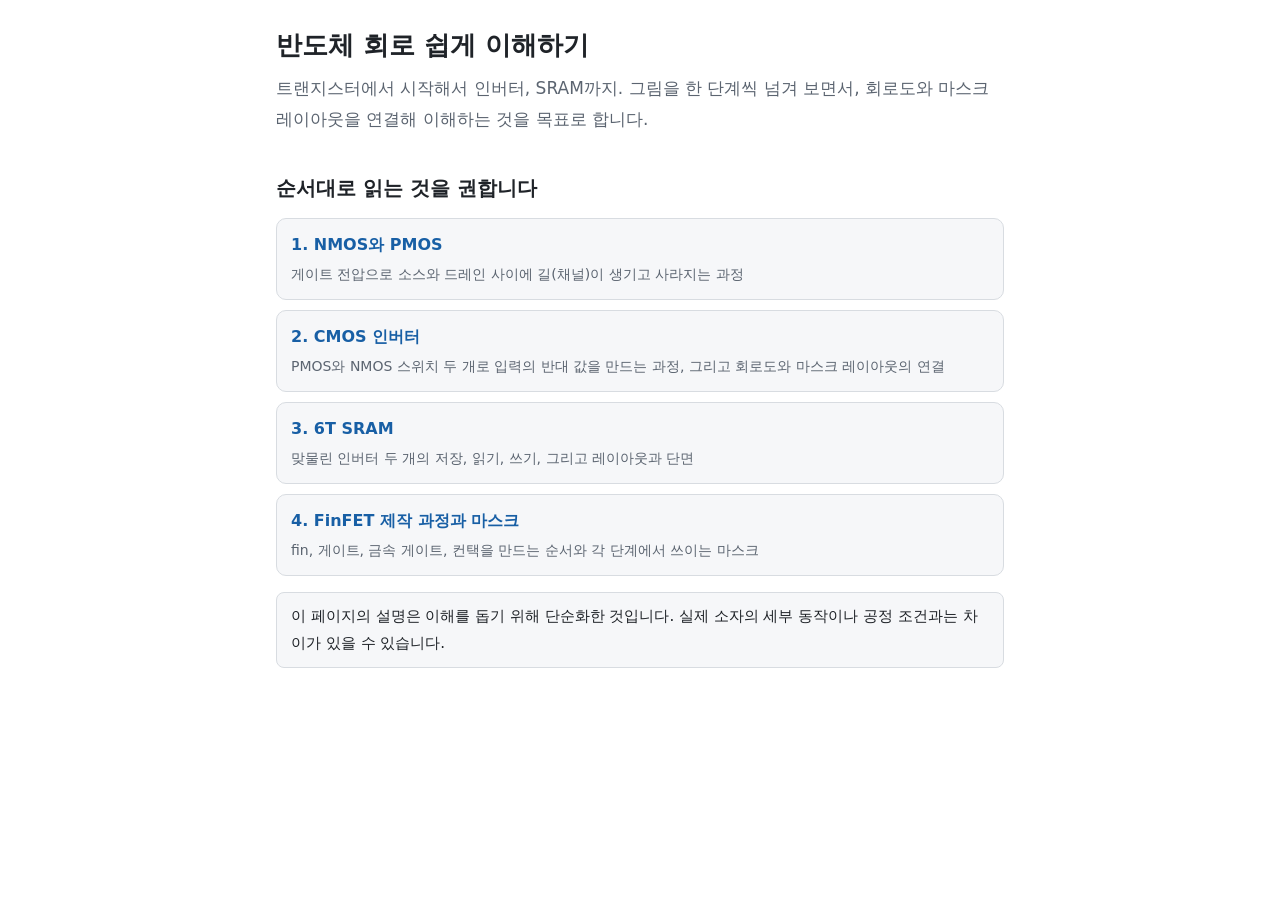
<file: index.html>
<!doctype html>
<html lang="ko">
<head>
<meta charset="utf-8">
<meta name="viewport" content="width=device-width,initial-scale=1">
<title>반도체 회로 쉽게 이해하기</title>
<link rel="stylesheet" href="style.css">
</head>
<body>
<main>
<h1>반도체 회로 쉽게 이해하기</h1>
<p class="lead">트랜지스터에서 시작해서 인버터, SRAM까지. 그림을 한 단계씩 넘겨 보면서, 회로도와 마스크 레이아웃을 연결해 이해하는 것을 목표로 합니다.</p>

<h2>순서대로 읽는 것을 권합니다</h2>
<ul class="list">
<li><a href="nmos-pmos.html">1. NMOS와 PMOS</a><div class="sub">게이트 전압으로 소스와 드레인 사이에 길(채널)이 생기고 사라지는 과정</div></li>
<li><a href="inverter.html">2. CMOS 인버터</a><div class="sub">PMOS와 NMOS 스위치 두 개로 입력의 반대 값을 만드는 과정, 그리고 회로도와 마스크 레이아웃의 연결</div></li>
<li><a href="sram.html">3. 6T SRAM</a><div class="sub">맞물린 인버터 두 개의 저장, 읽기, 쓰기, 그리고 레이아웃과 단면</div></li>
<li><a href="finfet.html">4. FinFET 제작 과정과 마스크</a><div class="sub">fin, 게이트, 금속 게이트, 컨택을 만드는 순서와 각 단계에서 쓰이는 마스크</div></li>
</ul>

<div class="note">이 페이지의 설명은 이해를 돕기 위해 단순화한 것입니다. 실제 소자의 세부 동작이나 공정 조건과는 차이가 있을 수 있습니다.</div>
</main>
</body>
</html>
</file>
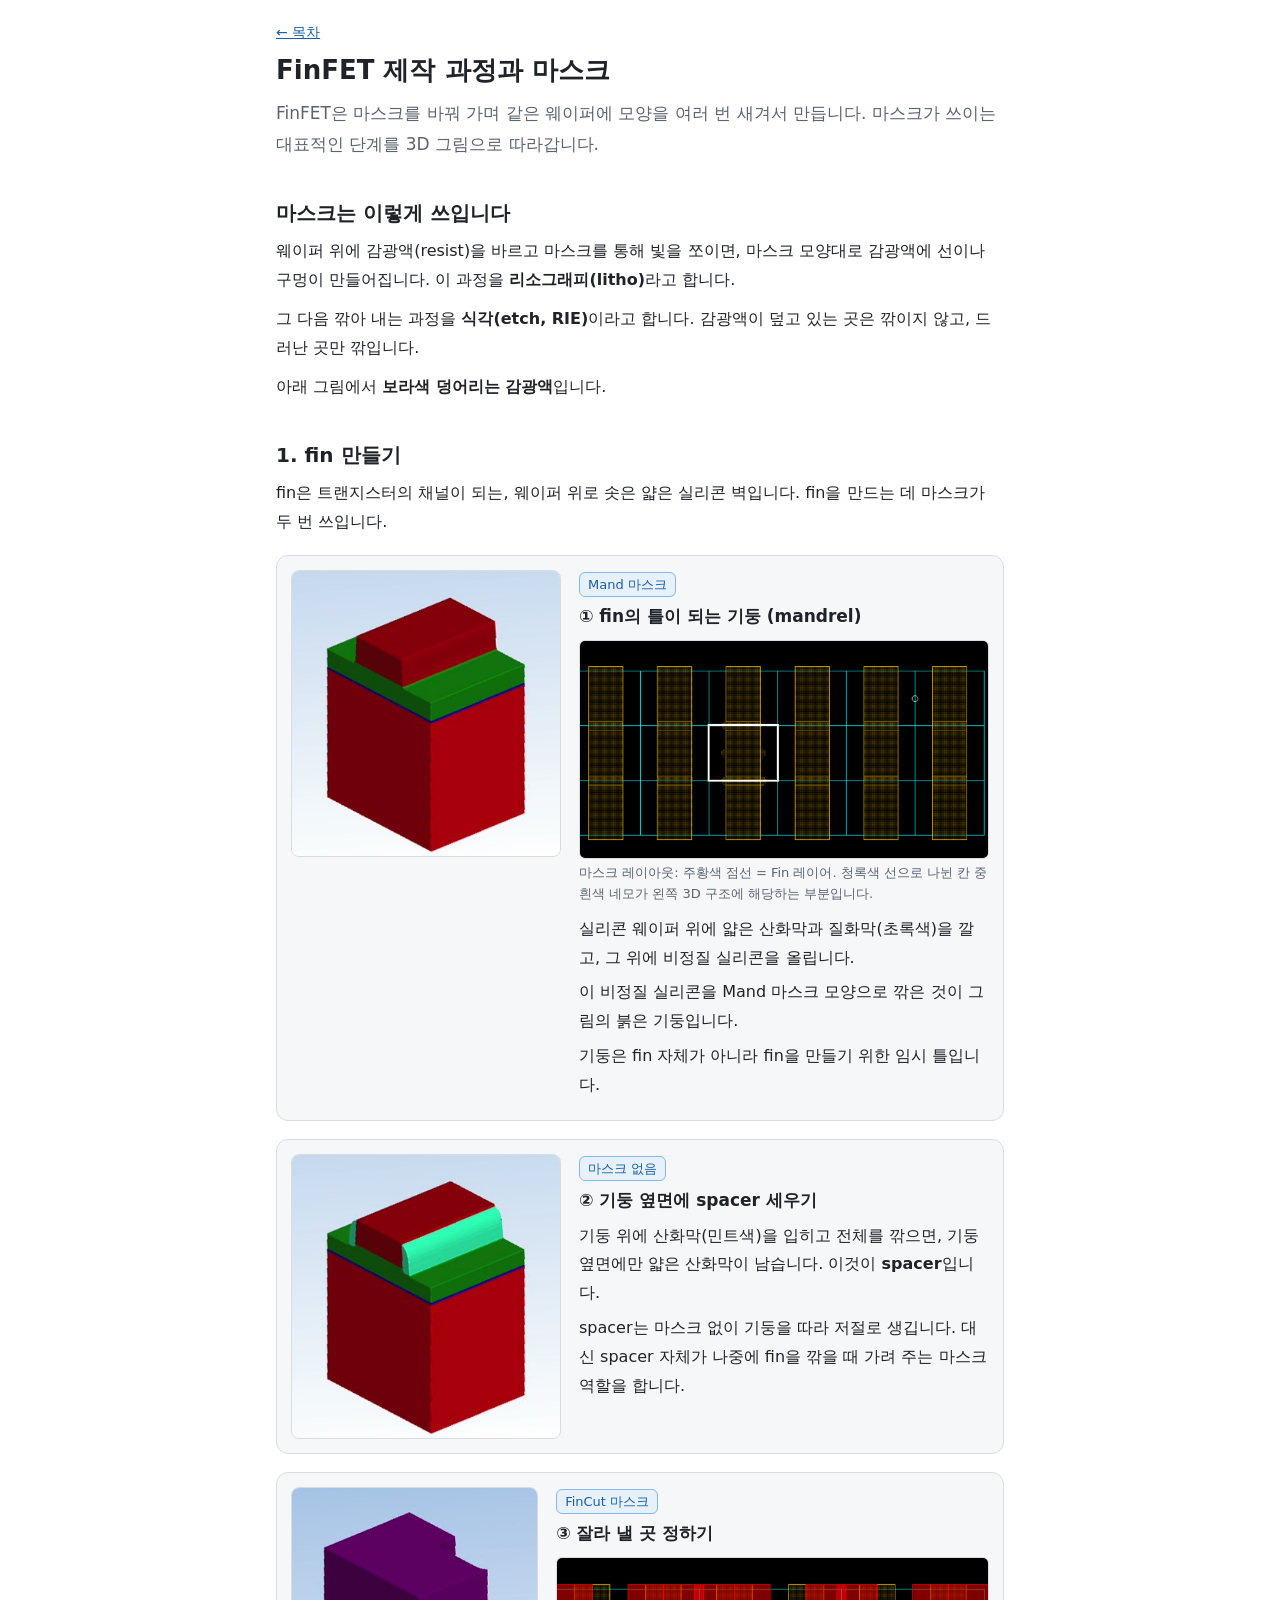
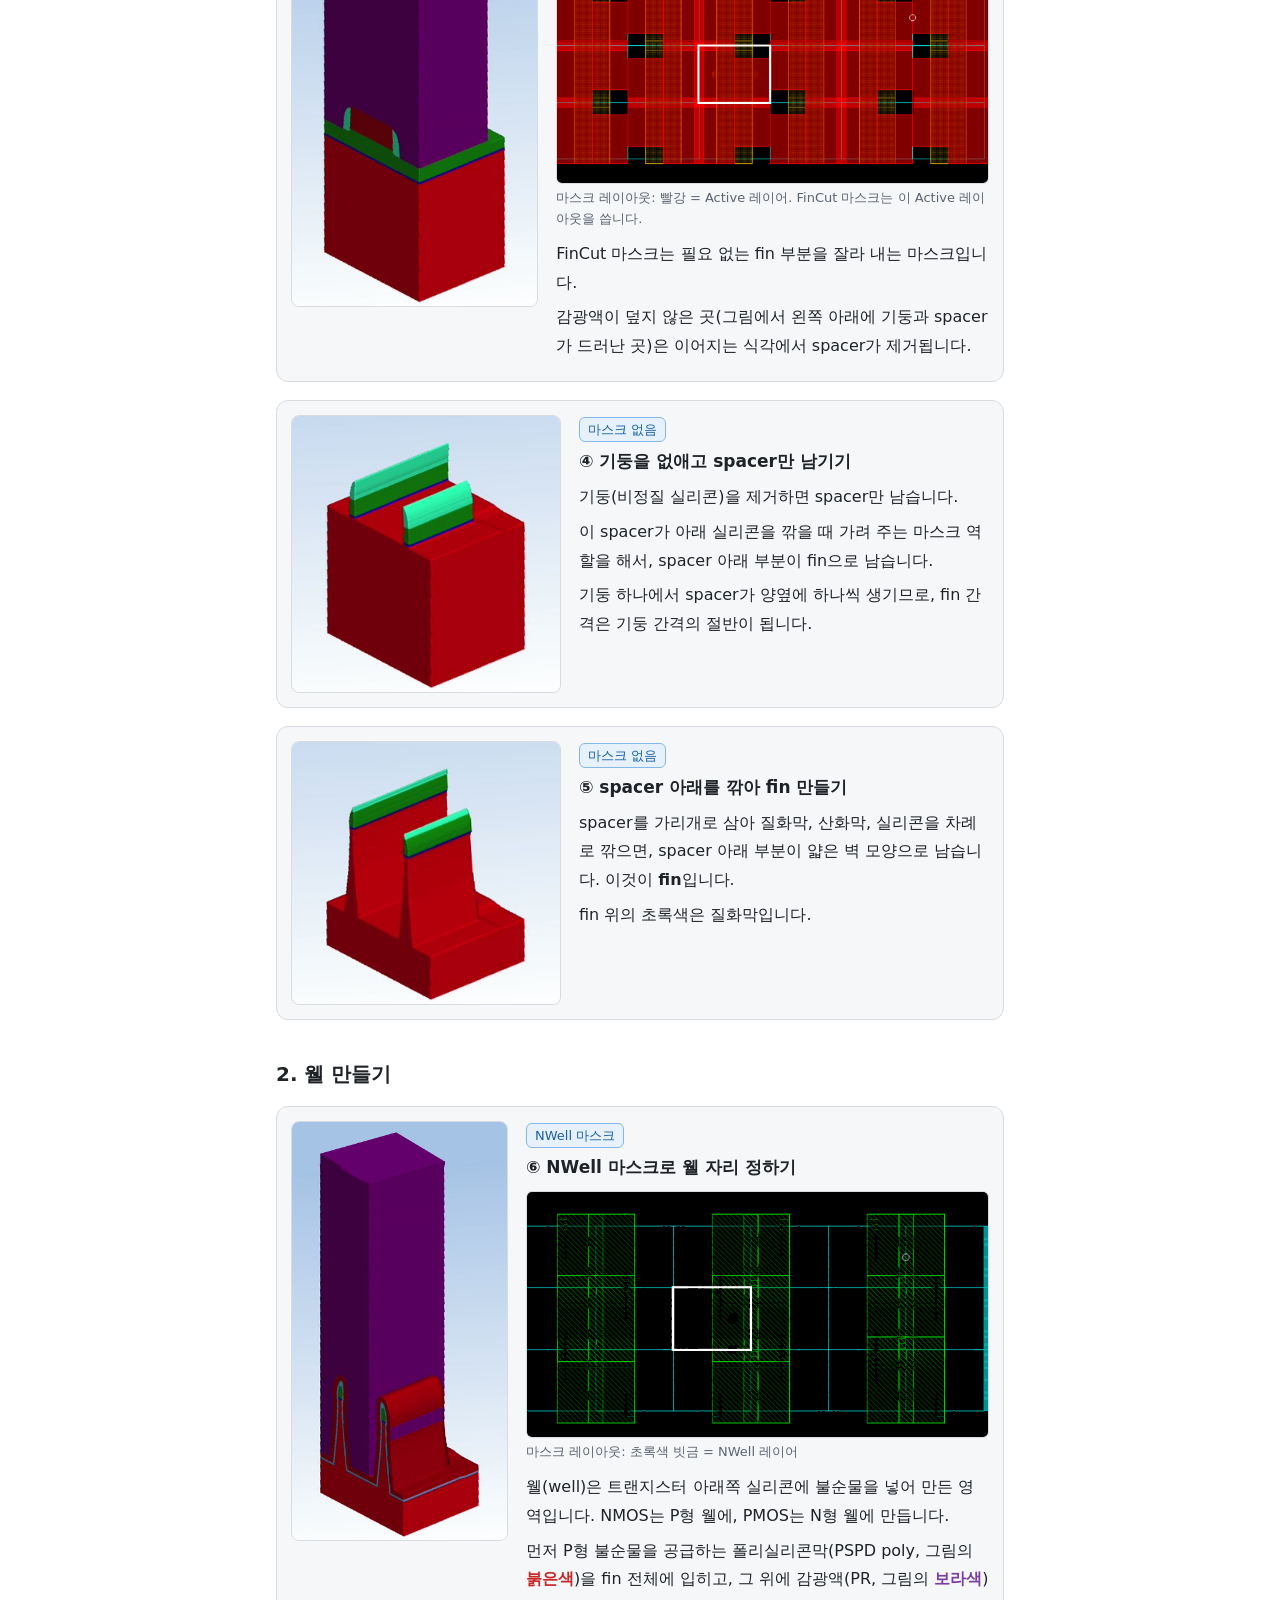
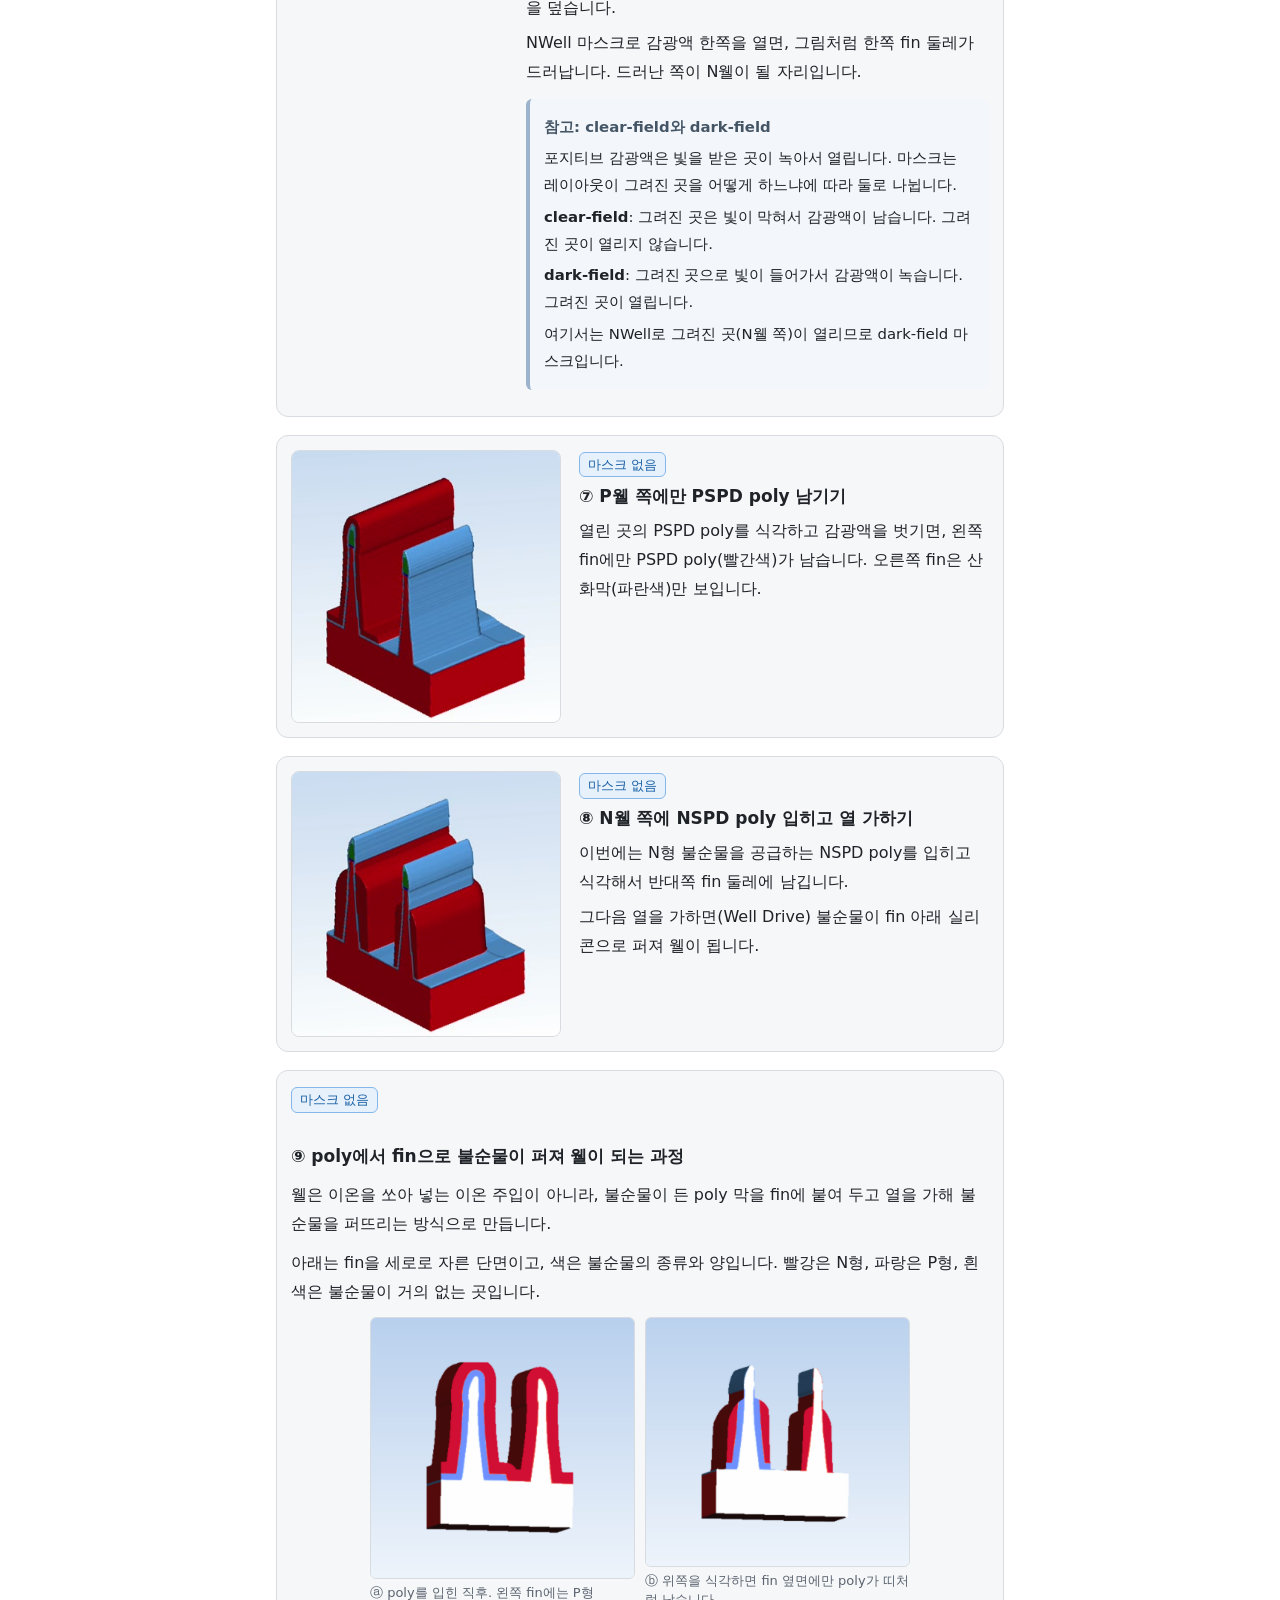
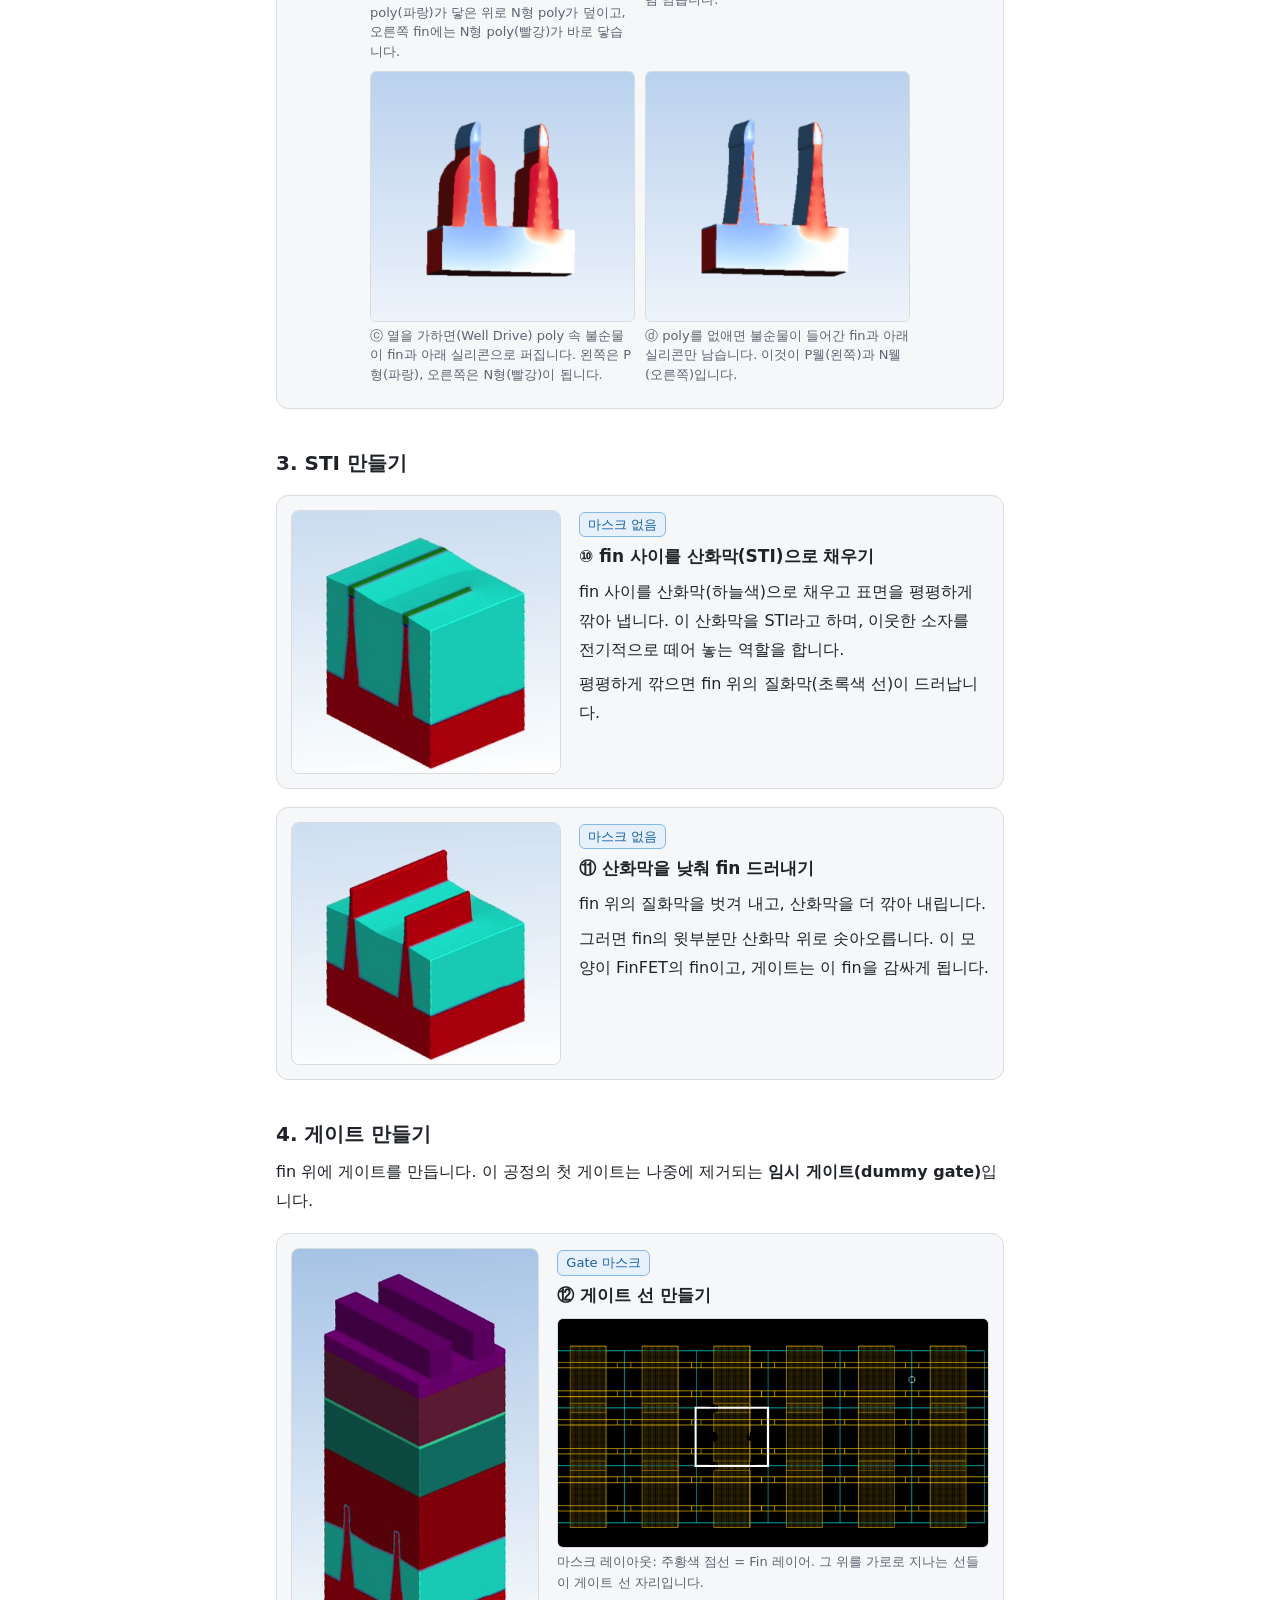
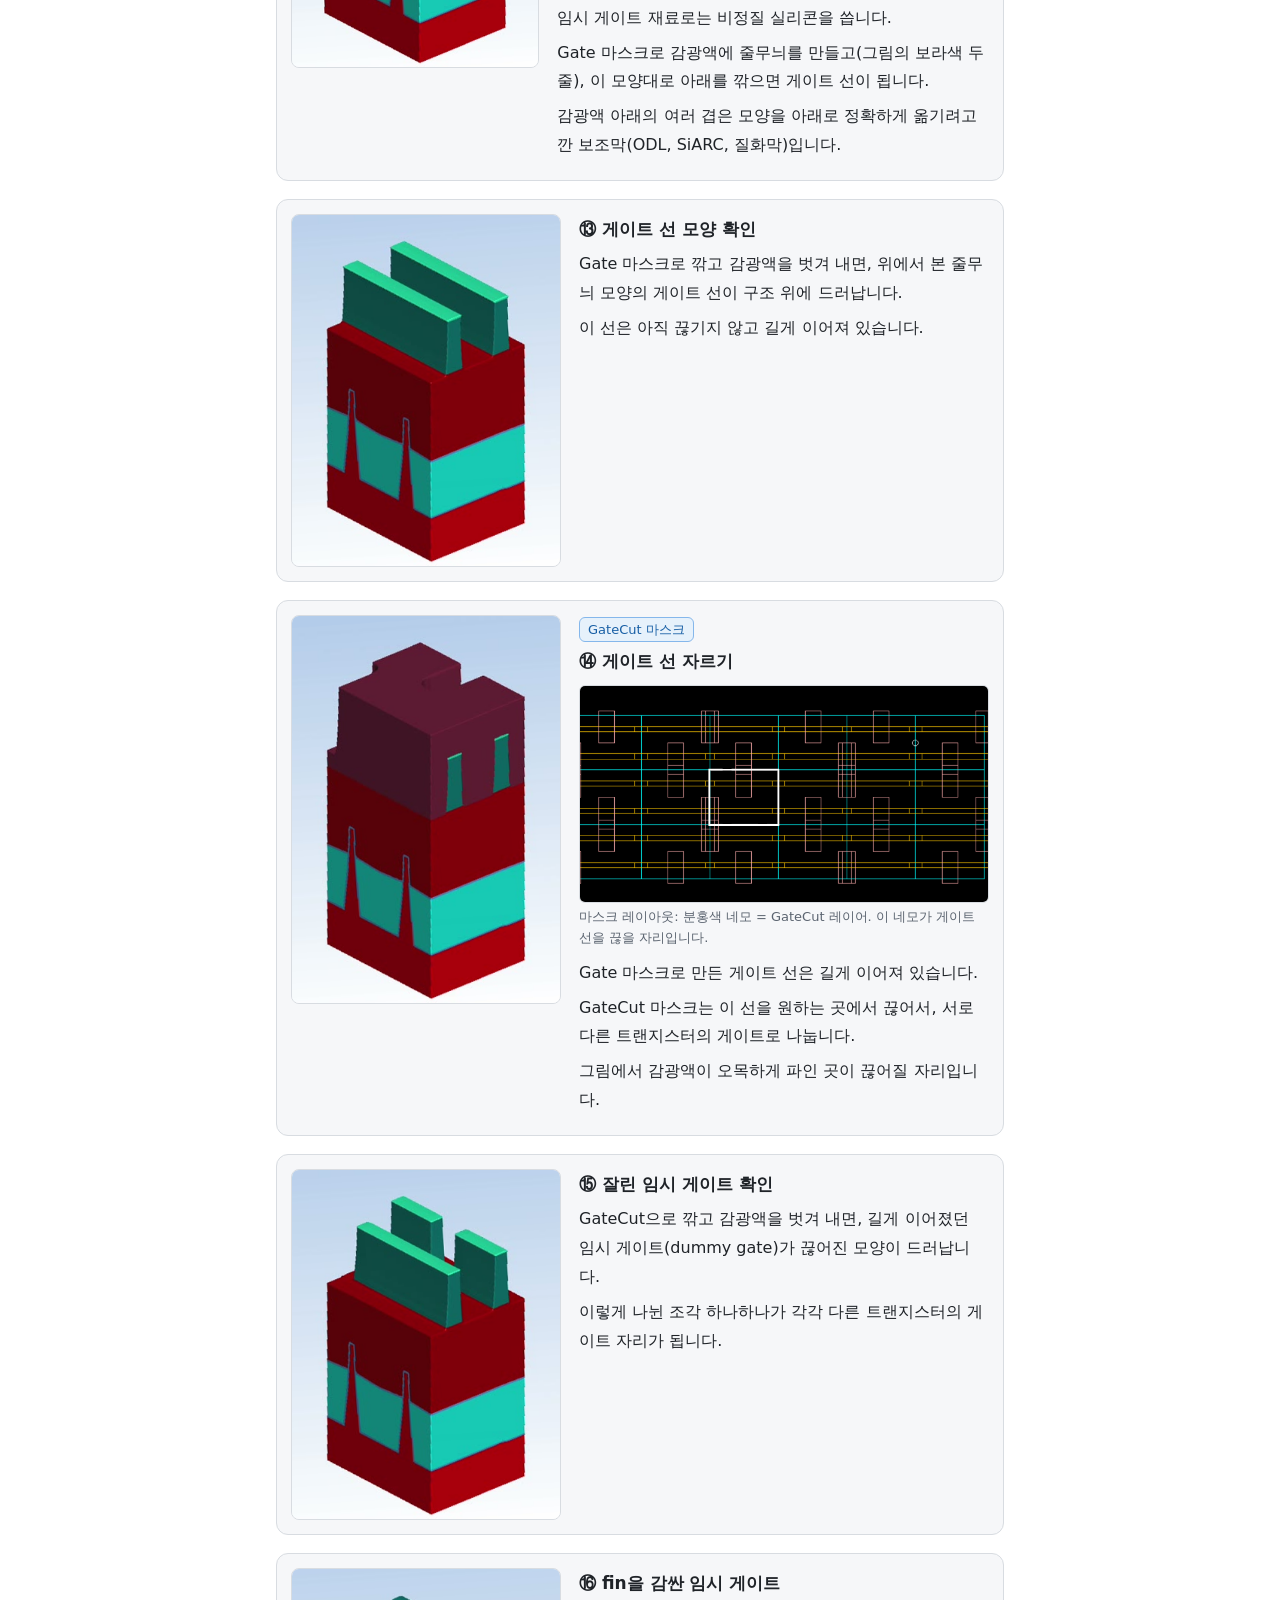
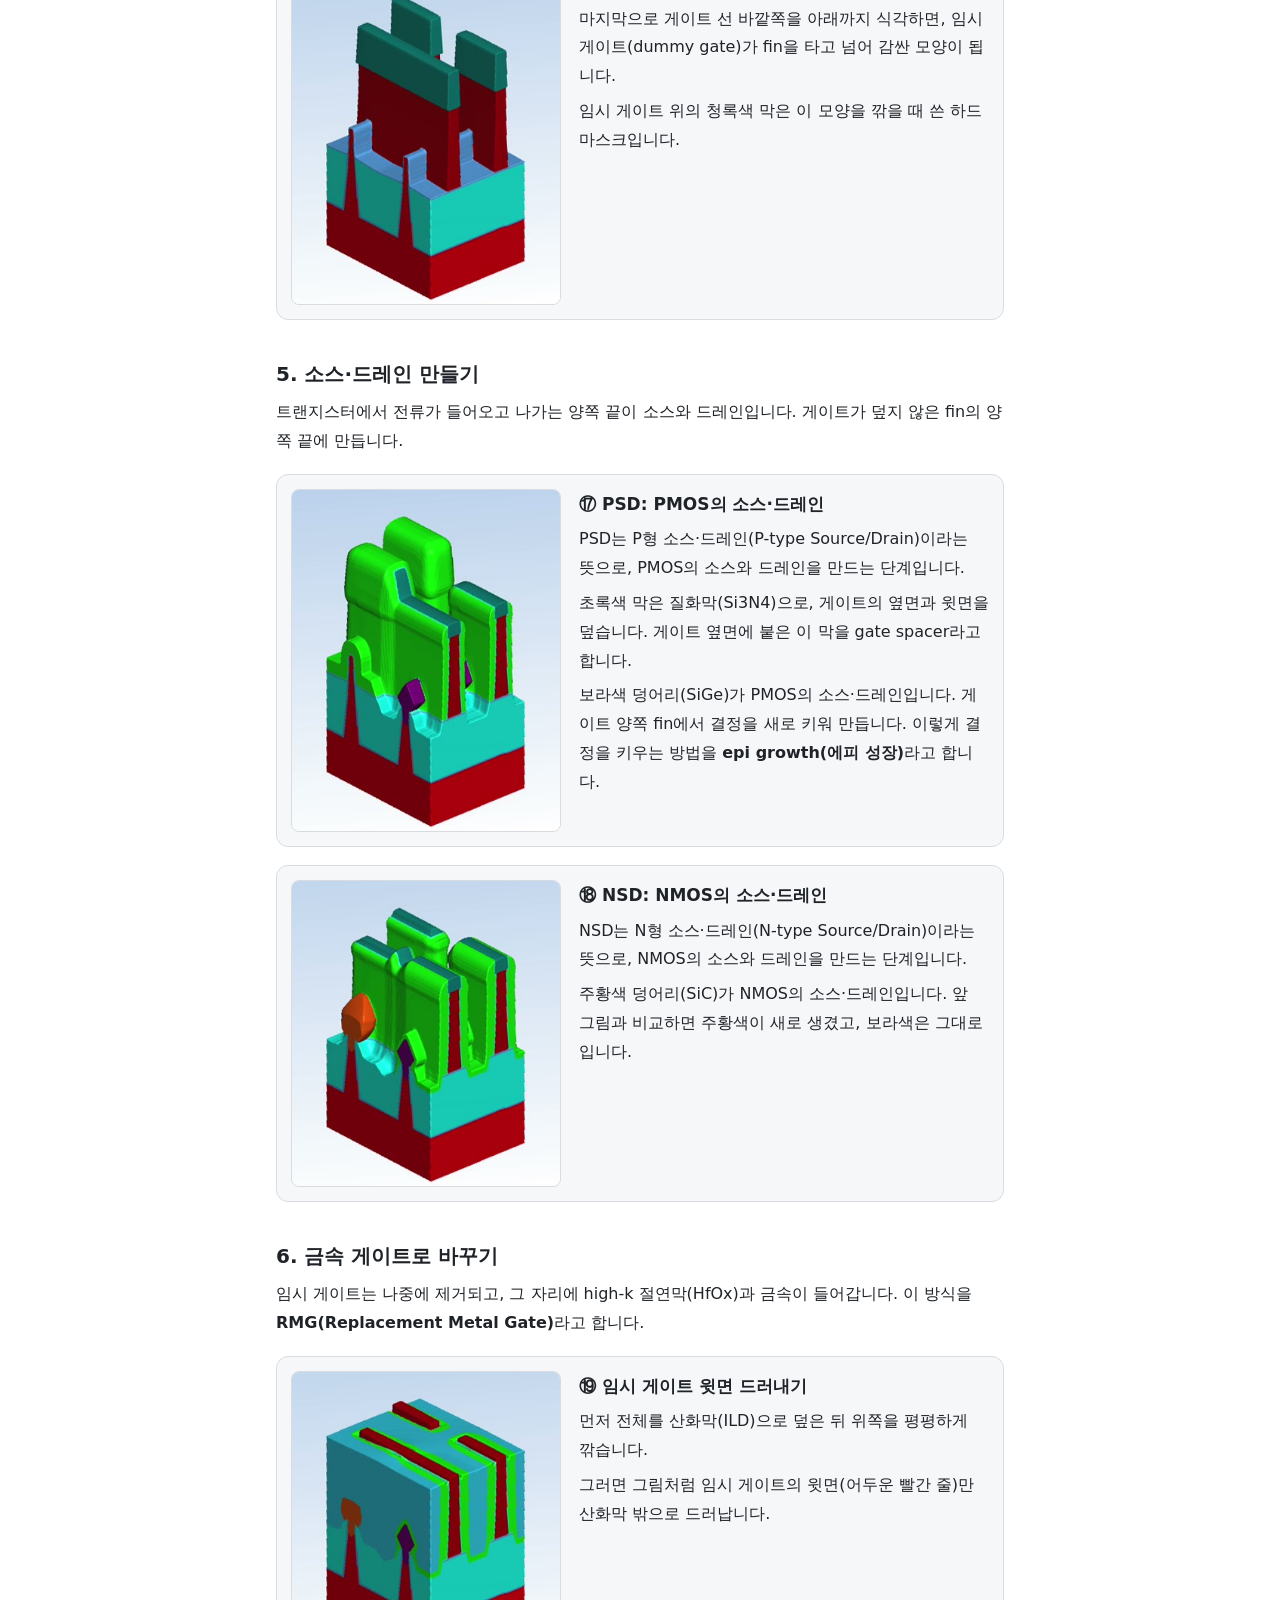
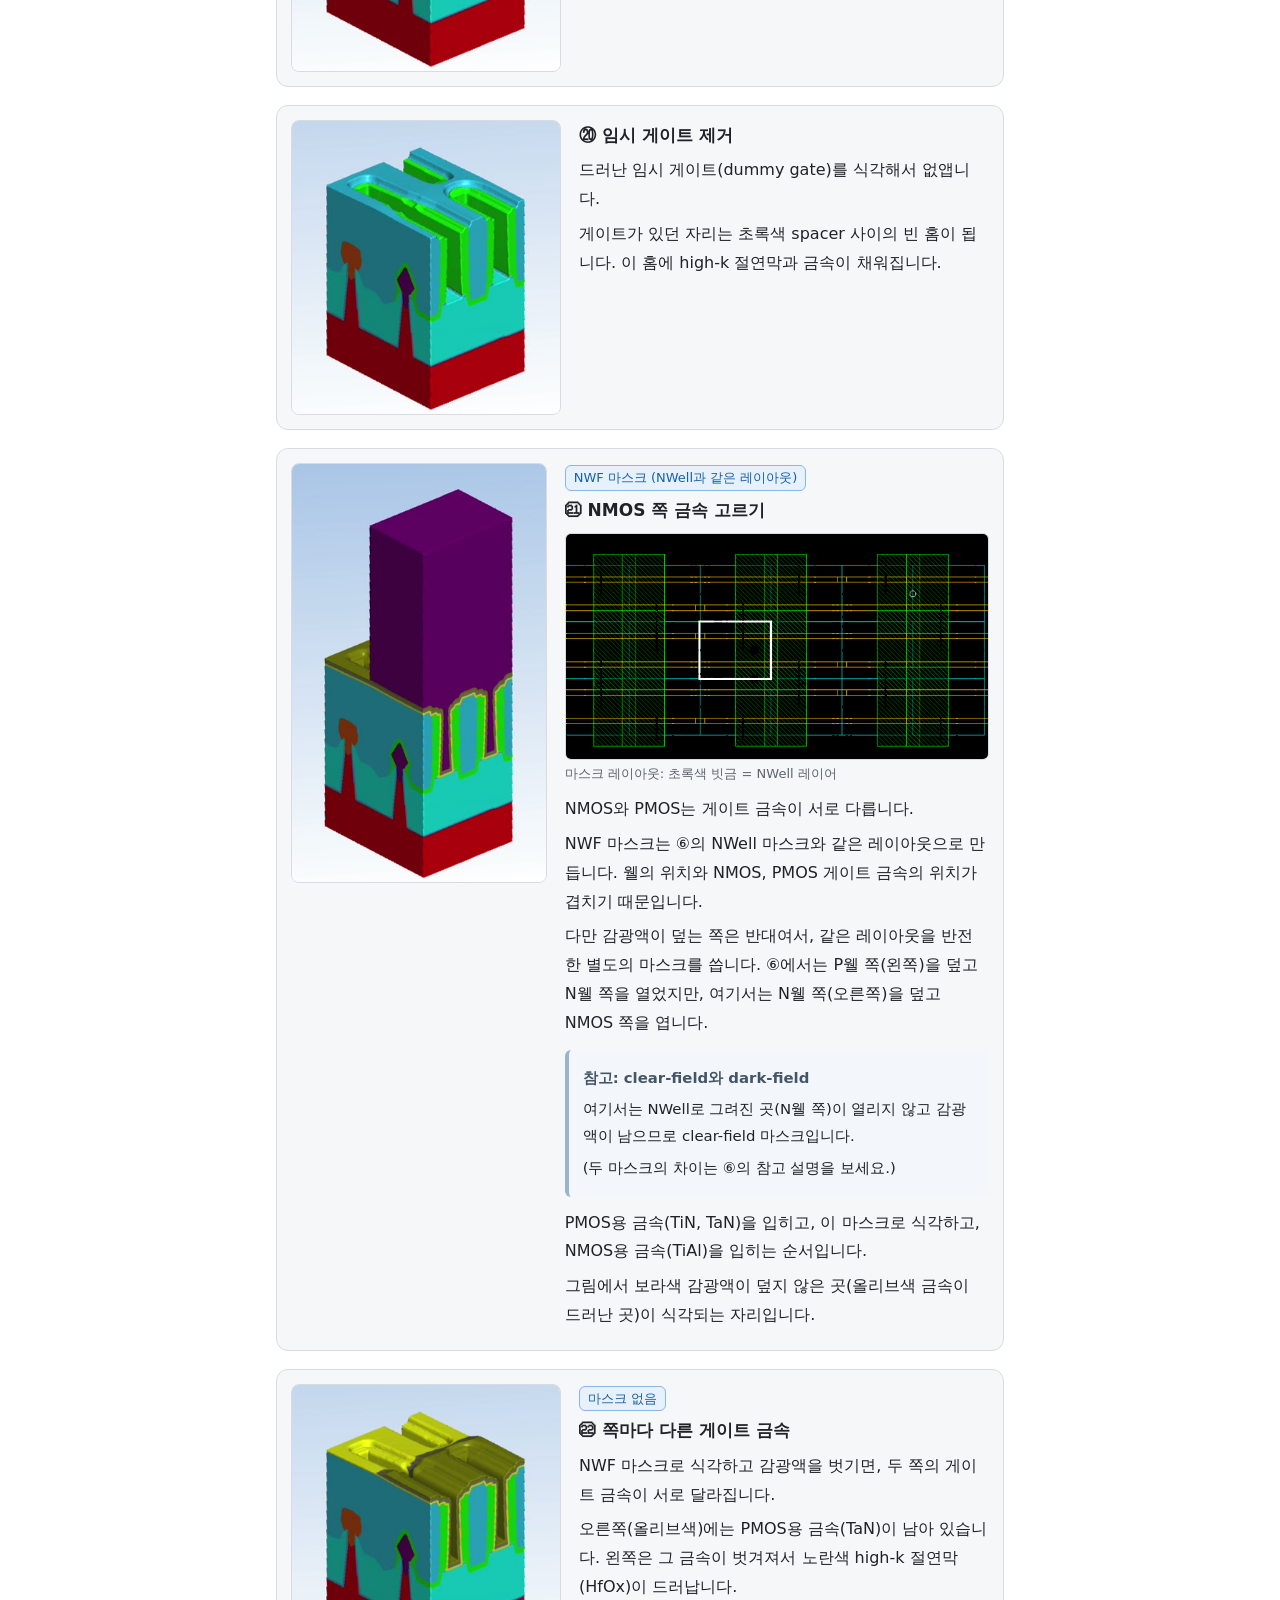
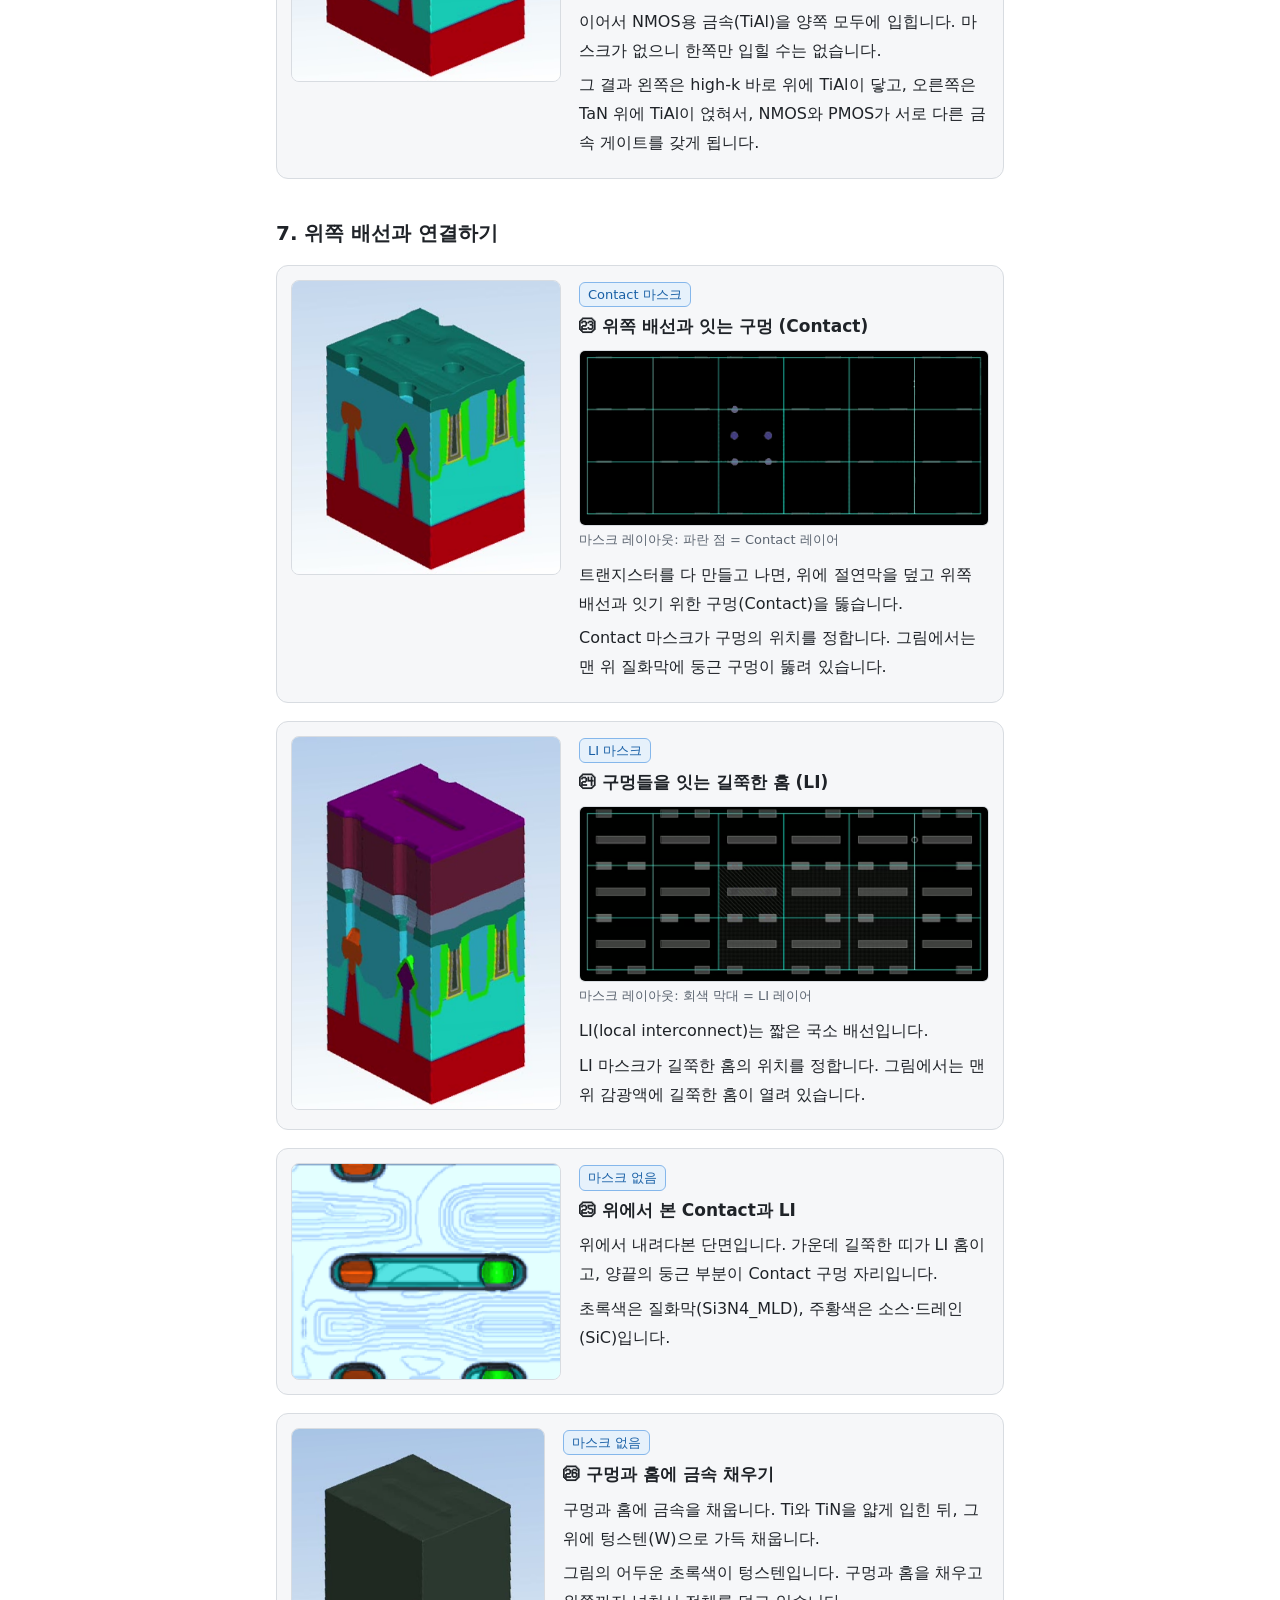
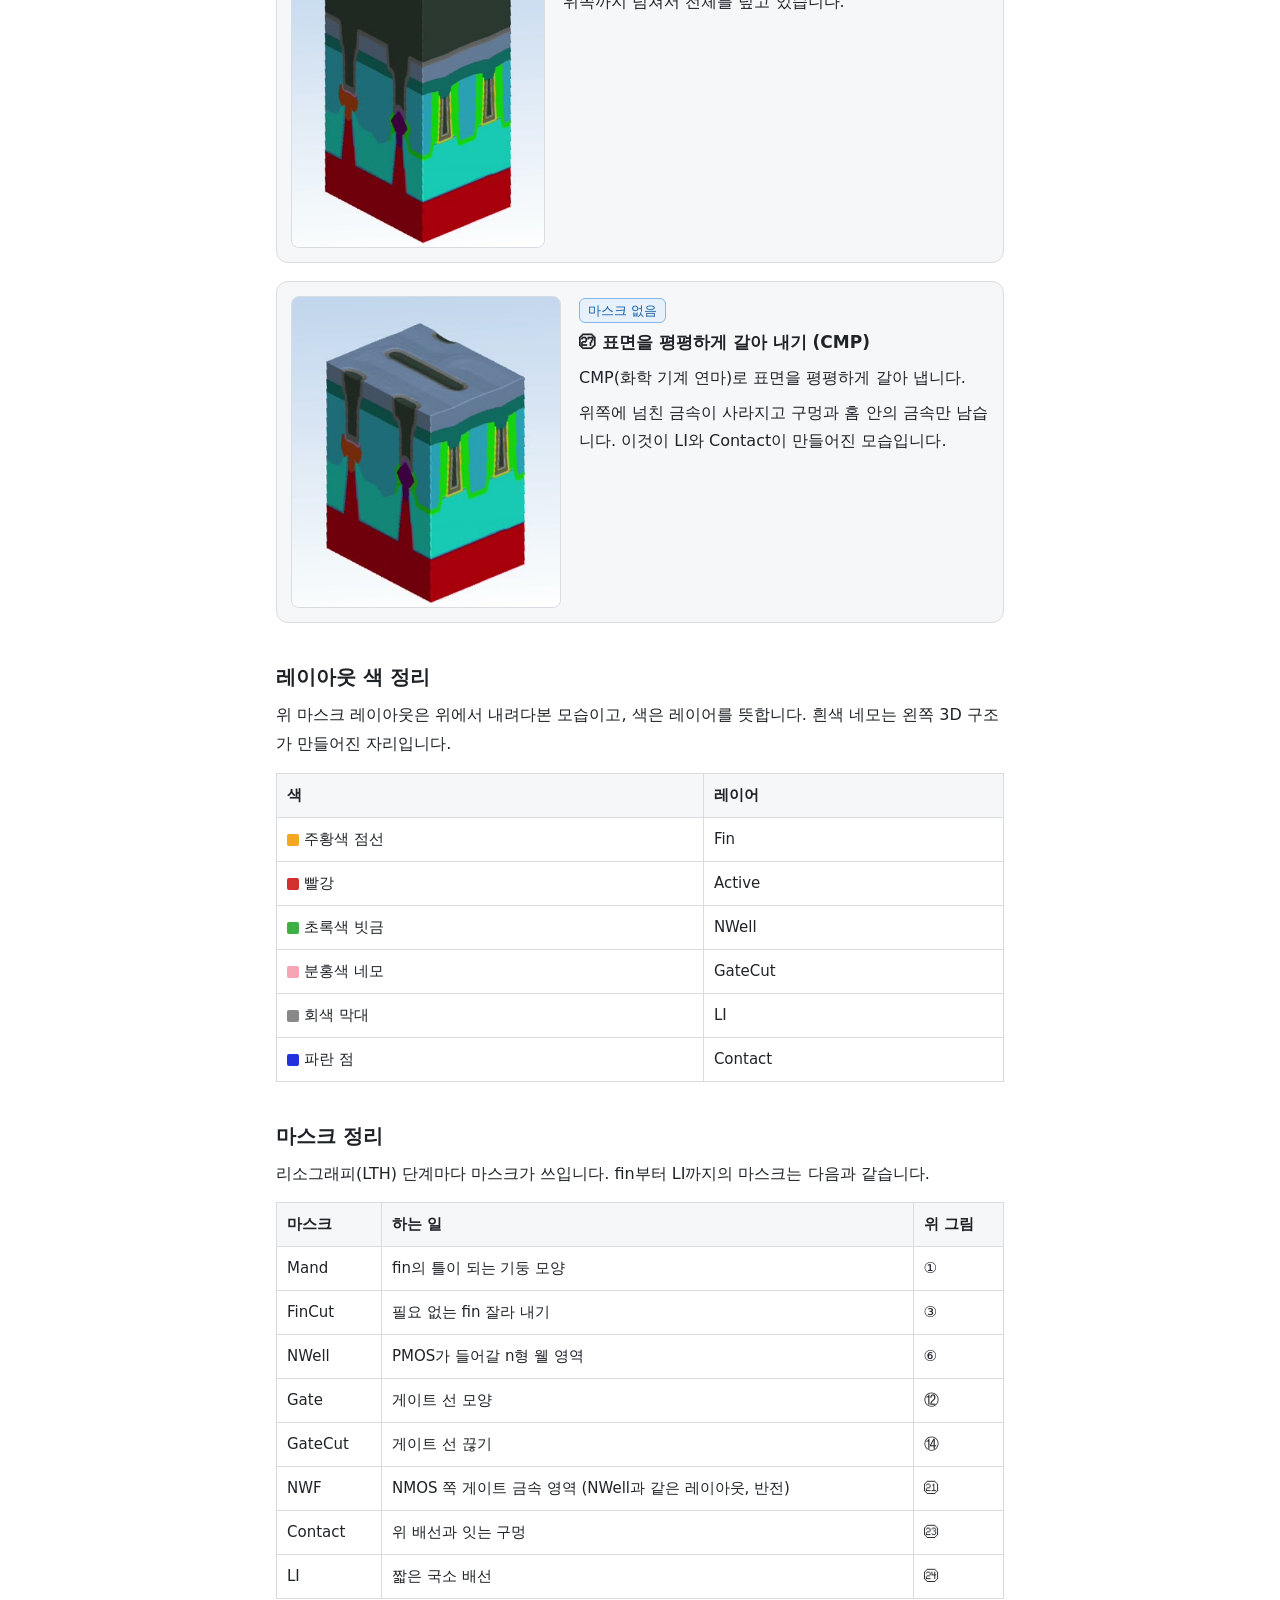
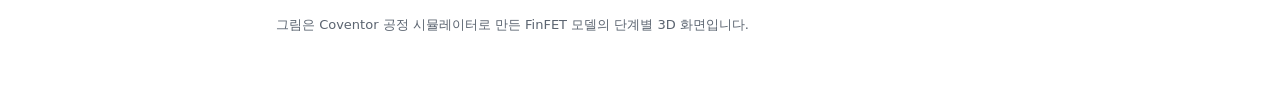
<file: finfet.html>
<!doctype html>
<html lang="ko">
<head>
<meta charset="utf-8">
<meta name="viewport" content="width=device-width,initial-scale=1">
<title>FinFET 제작 과정과 마스크 | 반도체 회로 쉽게 이해하기</title>
<link rel="stylesheet" href="style.css">
<style>
.step{display:flex;gap:18px;align-items:flex-start}
.step>img{flex:none;width:auto;height:auto;max-width:270px;max-height:420px;border-radius:8px;border:1px solid var(--border);background:#fff}
.step>div{flex:1;min-width:0}
.pic{flex:none;max-width:270px}
.pic img{display:block;width:auto;height:auto;max-width:100%;max-height:420px;border-radius:8px;border:1px solid var(--border);background:#fff}
.pic span{display:block;font-size:13px;color:var(--muted);margin-top:6px;line-height:1.5}
.pic b{display:block;font-size:16px;font-weight:800;color:inherit}
.g4{display:grid;grid-template-columns:repeat(2,1fr);gap:10px;margin:10px auto;max-width:540px}
.g4 figure{margin:0}
.g4 img{display:block;width:100%;height:auto;border-radius:6px;border:1px solid var(--border)}
.g4 figcaption{font-size:13px;color:var(--muted);margin-top:4px;line-height:1.5}
.lay{margin:8px 0 10px}
.lay img{display:block;width:100%;height:auto;border-radius:6px;border:1px solid var(--border);background:#000}
.lay figcaption{font-size:13px;color:var(--muted);margin-top:4px;line-height:1.6}
.sw{display:inline-block;width:12px;height:12px;border-radius:2px;margin-right:5px;vertical-align:-2px}
.step h3{margin-top:0}
.step p{margin:6px 0}
.tag{display:inline-block;font-size:13px;color:var(--accent);background:var(--accent-bg);border:1px solid var(--accent-border);border-radius:6px;padding:0 8px;margin-bottom:4px}
.src{font-size:13px;color:var(--muted)}
@media (max-width:560px){.step>.pic{max-width:100%}.step{flex-direction:column}.step>img{max-width:100%}.step>div{width:100%}}
.ref{margin:12px 0;padding:10px 14px;background:#f3f6fa;border-left:4px solid #9bb3cc;border-radius:6px;font-size:.93em}
.ref p{margin:5px 0}
.ref .rt{font-weight:700;color:#456}
</style>
</head>
<body>
<main>
<p class="nav"><a href="index.html">← 목차</a></p>
<h1>FinFET 제작 과정과 마스크</h1>
<p class="lead">FinFET은 마스크를 바꿔 가며 같은 웨이퍼에 모양을 여러 번 새겨서 만듭니다. 마스크가 쓰이는 대표적인 단계를 3D 그림으로 따라갑니다.</p>

<h2>마스크는 이렇게 쓰입니다</h2>
<p>웨이퍼 위에 감광액(resist)을 바르고 마스크를 통해 빛을 쪼이면, 마스크 모양대로 감광액에 선이나 구멍이 만들어집니다. 이 과정을 <b>리소그래피(litho)</b>라고 합니다.</p>
<p>그 다음 깎아 내는 과정을 <b>식각(etch, RIE)</b>이라고 합니다. 감광액이 덮고 있는 곳은 깎이지 않고, 드러난 곳만 깎입니다.</p>
<p>아래 그림에서 <b>보라색 덩어리는 감광액</b>입니다.</p>

<h2>1. fin 만들기</h2>
<p>fin은 트랜지스터의 채널이 되는, 웨이퍼 위로 솟은 얇은 실리콘 벽입니다. fin을 만드는 데 마스크가 두 번 쓰입니다.</p>

<div class="fig step">
<img src="img/finfet-c1.png" alt="웨이퍼 위 질화막 위에 놓인 붉은 비정질 실리콘 기둥">
<div>
<span class="tag">Mand 마스크</span>
<h3>① fin의 틀이 되는 기둥 (mandrel)</h3>
<figure class="lay" style="margin-left:0;margin-right:0"><img src="img/finfet-1-mandrel-layout-r180-nc.png" alt="주황색 점선 기둥이 세로로 여섯 개 늘어선 마스크 레이아웃"><figcaption>마스크 레이아웃: 주황색 점선 = Fin 레이어. 청록색 선으로 나뉜 칸 중 흰색 네모가 왼쪽 3D 구조에 해당하는 부분입니다.</figcaption></figure>
<p>실리콘 웨이퍼 위에 얇은 산화막과 질화막(초록색)을 깔고, 그 위에 비정질 실리콘을 올립니다.</p>
<p>이 비정질 실리콘을 Mand 마스크 모양으로 깎은 것이 그림의 붉은 기둥입니다.</p>
<p>기둥은 fin 자체가 아니라 fin을 만들기 위한 임시 틀입니다.</p>
</div>
</div>

<div class="fig step">
<img src="img/finfet-c2.png" alt="붉은 기둥 양옆에 민트색 spacer가 붙어 있는 그림">
<div>
<span class="tag">마스크 없음</span>
<h3>② 기둥 옆면에 spacer 세우기</h3>
<p>기둥 위에 산화막(민트색)을 입히고 전체를 깎으면, 기둥 옆면에만 얇은 산화막이 남습니다. 이것이 <b>spacer</b>입니다.</p>
<p>spacer는 마스크 없이 기둥을 따라 저절로 생깁니다. 대신 spacer 자체가 나중에 fin을 깎을 때 가려 주는 마스크 역할을 합니다.</p>
</div>
</div>

<div class="fig step">
<img src="img/finfet-c3.png" alt="기둥과 spacer 위에 보라색 감광액이 덮여 있고 한쪽이 오목하게 파인 그림">
<div>
<span class="tag">FinCut 마스크</span>
<h3>③ 잘라 낼 곳 정하기</h3>
<figure class="lay" style="margin-left:0;margin-right:0"><img src="img/finfet-3-fincut-layout-r180-nc.png" alt="빨간 영역 사이사이에 검은 네모가 보이는 마스크 레이아웃"><figcaption>마스크 레이아웃: 빨강 = Active 레이어. FinCut 마스크는 이 Active 레이아웃을 씁니다.</figcaption></figure>
<p>FinCut 마스크는 필요 없는 fin 부분을 잘라 내는 마스크입니다.</p>
<p>감광액이 덮지 않은 곳(그림에서 왼쪽 아래에 기둥과 spacer가 드러난 곳)은 이어지는 식각에서 spacer가 제거됩니다.</p>
</div>
</div>

<div class="fig step">
<img src="img/finfet-c4.png" alt="기둥은 없어지고 민트색 spacer 두 개만 남은 그림">
<div>
<span class="tag">마스크 없음</span>
<h3>④ 기둥을 없애고 spacer만 남기기</h3>
<p>기둥(비정질 실리콘)을 제거하면 spacer만 남습니다.</p>
<p>이 spacer가 아래 실리콘을 깎을 때 가려 주는 마스크 역할을 해서, spacer 아래 부분이 fin으로 남습니다.</p>
<p>기둥 하나에서 spacer가 양옆에 하나씩 생기므로, fin 간격은 기둥 간격의 절반이 됩니다.</p>
</div>
</div>

<div class="fig step">
<img src="img/finfet-c5.png" alt="웨이퍼 위로 얇은 벽 모양 fin 두 개가 솟아 있고 위에 초록색 질화막이 얹힌 그림">
<div>
<span class="tag">마스크 없음</span>
<h3>⑤ spacer 아래를 깎아 fin 만들기</h3>
<p>spacer를 가리개로 삼아 질화막, 산화막, 실리콘을 차례로 깎으면, spacer 아래 부분이 얇은 벽 모양으로 남습니다. 이것이 <b>fin</b>입니다.</p>
<p>fin 위의 초록색은 질화막입니다.</p>
</div>
</div>

<h2>2. 웰 만들기</h2>

<div class="fig step">
<img src="img/finfet-c6-v2.png" alt="보라색 감광액이 높게 덮여 있고 한쪽이 열려 있는 그림">
<div>
<span class="tag">NWell 마스크</span>
<h3>⑥ NWell 마스크로 웰 자리 정하기</h3>
<figure class="lay" style="margin-left:0;margin-right:0"><img src="img/finfet-7-nwf-layout-r180-v7-nc.png" alt="초록색 빗금 영역이 보이는 마스크 레이아웃"><figcaption>마스크 레이아웃: 초록색 빗금 = NWell 레이어</figcaption></figure>
<p>웰(well)은 트랜지스터 아래쪽 실리콘에 불순물을 넣어 만든 영역입니다. NMOS는 P형 웰에, PMOS는 N형 웰에 만듭니다.</p>
<p>먼저 P형 불순물을 공급하는 폴리실리콘막(PSPD poly, 그림의 <b style="color:#c62828">붉은색</b>)을 fin 전체에 입히고, 그 위에 감광액(PR, 그림의 <b style="color:#7b3fa0">보라색</b>)을 덮습니다.</p>
<p>NWell 마스크로 감광액 한쪽을 열면, 그림처럼 한쪽 fin 둘레가 드러납니다. 드러난 쪽이 N웰이 될 자리입니다.</p>
<div class="ref"><p class="rt">참고: clear-field와 dark-field</p>
<p>포지티브 감광액은 빛을 받은 곳이 녹아서 열립니다. 마스크는 레이아웃이 그려진 곳을 어떻게 하느냐에 따라 둘로 나뉩니다.</p>
<p><b>clear-field</b>: 그려진 곳은 빛이 막혀서 감광액이 남습니다. 그려진 곳이 열리지 않습니다.</p>
<p><b>dark-field</b>: 그려진 곳으로 빛이 들어가서 감광액이 녹습니다. 그려진 곳이 열립니다.</p>
<p>여기서는 NWell로 그려진 곳(N웰 쪽)이 열리므로 dark-field 마스크입니다.</p>
</div>
</div>
</div>

<div class="fig step">
<img src="img/finfet-c7.png" alt="오른쪽 fin에만 빨간 폴리실리콘이 덮여 있는 그림">
<div>
<span class="tag">마스크 없음</span>
<h3>⑦ P웰 쪽에만 PSPD poly 남기기</h3>
<p>열린 곳의 PSPD poly를 식각하고 감광액을 벗기면, 왼쪽 fin에만 PSPD poly(빨간색)가 남습니다. 오른쪽 fin은 산화막(파란색)만 보입니다.</p>
</div>
</div>

<div class="fig step">
<img src="img/finfet-c8.png" alt="양쪽 fin이 각각 다른 폴리실리콘으로 덮여 있는 그림">
<div>
<span class="tag">마스크 없음</span>
<h3>⑧ N웰 쪽에 NSPD poly 입히고 열 가하기</h3>
<p>이번에는 N형 불순물을 공급하는 NSPD poly를 입히고 식각해서 반대쪽 fin 둘레에 남깁니다.</p>
<p>그다음 열을 가하면(Well Drive) 불순물이 fin 아래 실리콘으로 퍼져 웰이 됩니다.</p>
</div>
</div>

<div class="fig">
<span class="tag">마스크 없음</span>
<h3>⑨ poly에서 fin으로 불순물이 퍼져 웰이 되는 과정</h3>
<p>웰은 이온을 쏘아 넣는 이온 주입이 아니라, 불순물이 든 poly 막을 fin에 붙여 두고 열을 가해 불순물을 퍼뜨리는 방식으로 만듭니다.</p>
<p>아래는 fin을 세로로 자른 단면이고, 색은 불순물의 종류와 양입니다. 빨강은 N형, 파랑은 P형, 흰색은 불순물이 거의 없는 곳입니다.</p>
<div class="g4">
<figure><img src="img/finfet-5f-doping-a-v4.png" alt="왼쪽 fin은 파란 막과 빨간 poly로, 오른쪽 fin은 빨간 poly로 감싸진 단면"><figcaption>ⓐ poly를 입힌 직후. 왼쪽 fin에는 P형 poly(파랑)가 닿은 위로 N형 poly가 덮이고, 오른쪽 fin에는 N형 poly(빨강)가 바로 닿습니다.</figcaption></figure>
<figure><img src="img/finfet-5f-doping-b-v4.png" alt="fin 옆면에만 poly가 남은 단면"><figcaption>ⓑ 위쪽을 식각하면 fin 옆면에만 poly가 띠처럼 남습니다.</figcaption></figure>
<figure><img src="img/finfet-5f-doping-c-v4.png" alt="fin과 아래 실리콘으로 빨강과 파랑이 번져 있는 단면"><figcaption>ⓒ 열을 가하면(Well Drive) poly 속 불순물이 fin과 아래 실리콘으로 퍼집니다. 왼쪽은 P형(파랑), 오른쪽은 N형(빨강)이 됩니다.</figcaption></figure>
<figure><img src="img/finfet-5f-doping-d-v4.png" alt="poly가 없어지고 불순물이 들어간 fin과 기판만 남은 단면"><figcaption>ⓓ poly를 없애면 불순물이 들어간 fin과 아래 실리콘만 남습니다. 이것이 P웰(왼쪽)과 N웰(오른쪽)입니다.</figcaption></figure>
</div>
</div>

<h2>3. STI 만들기</h2>

<div class="fig step">
<img src="img/finfet-c10.png" alt="fin 사이가 하늘색 산화막으로 가득 채워져 평평해진 그림">
<div>
<span class="tag">마스크 없음</span>
<h3>⑩ fin 사이를 산화막(STI)으로 채우기</h3>
<p>fin 사이를 산화막(하늘색)으로 채우고 표면을 평평하게 깎아 냅니다. 이 산화막을 STI라고 하며, 이웃한 소자를 전기적으로 떼어 놓는 역할을 합니다.</p>
<p>평평하게 깎으면 fin 위의 질화막(초록색 선)이 드러납니다.</p>
</div>
</div>

<div class="fig step">
<img src="img/finfet-c11.png" alt="하늘색 산화막 위로 빨간 fin 두 개의 윗부분이 솟아 있는 그림">
<div>
<span class="tag">마스크 없음</span>
<h3>⑪ 산화막을 낮춰 fin 드러내기</h3>
<p>fin 위의 질화막을 벗겨 내고, 산화막을 더 깎아 내립니다.</p>
<p>그러면 fin의 윗부분만 산화막 위로 솟아오릅니다. 이 모양이 FinFET의 fin이고, 게이트는 이 fin을 감싸게 됩니다.</p>
</div>
</div>

<h2>4. 게이트 만들기</h2>
<p>fin 위에 게이트를 만듭니다. 이 공정의 첫 게이트는 나중에 제거되는 <b>임시 게이트(dummy gate)</b>입니다.</p>

<div class="fig step">
<img src="img/finfet-c12.png" alt="보라색 감광액 두 줄이 맨 위에 있고 그 아래에 여러 겹의 막이 쌓인 그림">
<div>
<span class="tag">Gate 마스크</span>
<h3>⑫ 게이트 선 만들기</h3>
<figure class="lay" style="margin-left:0;margin-right:0"><img src="img/finfet-5-gate-layout-r180-nc.png" alt="세로 점선 기둥 위로 가로선이 여러 줄 지나가는 마스크 레이아웃"><figcaption>마스크 레이아웃: 주황색 점선 = Fin 레이어. 그 위를 가로로 지나는 선들이 게이트 선 자리입니다.</figcaption></figure>
<p>임시 게이트 재료로는 비정질 실리콘을 씁니다.</p>
<p>Gate 마스크로 감광액에 줄무늬를 만들고(그림의 보라색 두 줄), 이 모양대로 아래를 깎으면 게이트 선이 됩니다.</p>
<p>감광액 아래의 여러 겹은 모양을 아래로 정확하게 옮기려고 깐 보조막(ODL, SiARC, 질화막)입니다.</p>
</div>
</div>

<div class="fig step">
<img src="img/finfet-c13.png" alt="긴 게이트 선 두 줄이 위에 얹힌 구조 그림">
<div>
<h3>⑬ 게이트 선 모양 확인</h3>
<p>Gate 마스크로 깎고 감광액을 벗겨 내면, 위에서 본 줄무늬 모양의 게이트 선이 구조 위에 드러납니다.</p>
<p>이 선은 아직 끊기지 않고 길게 이어져 있습니다.</p>
</div>
</div>

<div class="fig step">
<img src="img/finfet-c14.png" alt="보라색 감광액에 홈이 파여 있고 그 아래로 게이트 선이 보이는 그림">
<div>
<span class="tag">GateCut 마스크</span>
<h3>⑭ 게이트 선 자르기</h3>
<figure class="lay" style="margin-left:0;margin-right:0"><img src="img/finfet-6-gatecut-layout-r180-nc.png" alt="가로 게이트 선 위에 분홍색 네모가 놓인 마스크 레이아웃"><figcaption>마스크 레이아웃: 분홍색 네모 = GateCut 레이어. 이 네모가 게이트 선을 끊을 자리입니다.</figcaption></figure>
<p>Gate 마스크로 만든 게이트 선은 길게 이어져 있습니다.</p>
<p>GateCut 마스크는 이 선을 원하는 곳에서 끊어서, 서로 다른 트랜지스터의 게이트로 나눕니다.</p>
<p>그림에서 감광액이 오목하게 파인 곳이 끊어질 자리입니다.</p>
</div>
</div>

<div class="fig step">
<img src="img/finfet-c15.png" alt="게이트 선이 세 조각으로 끊어져 있는 구조 그림">
<div>
<h3>⑮ 잘린 임시 게이트 확인</h3>
<p>GateCut으로 깎고 감광액을 벗겨 내면, 길게 이어졌던 임시 게이트(dummy gate)가 끊어진 모양이 드러납니다.</p>
<p>이렇게 나뉜 조각 하나하나가 각각 다른 트랜지스터의 게이트 자리가 됩니다.</p>
</div>
</div>

<div class="fig step">
<img src="img/finfet-c16.png" alt="임시 게이트가 fin을 감싸고 있고 그 위에 청록색 마스크 막이 얹힌 구조 그림">
<div>
<h3>⑯ fin을 감싼 임시 게이트</h3>
<p>마지막으로 게이트 선 바깥쪽을 아래까지 식각하면, 임시 게이트(dummy gate)가 fin을 타고 넘어 감싼 모양이 됩니다.</p>
<p>임시 게이트 위의 청록색 막은 이 모양을 깎을 때 쓴 하드마스크입니다.</p>
</div>
</div>

<h2>5. 소스·드레인 만들기</h2>
<p>트랜지스터에서 전류가 들어오고 나가는 양쪽 끝이 소스와 드레인입니다. 게이트가 덮지 않은 fin의 양쪽 끝에 만듭니다.</p>

<div class="fig step">
<div class="pic"><img src="img/finfet-c17.png" alt="초록색 막이 게이트를 덮고 있고 fin 끝에 보라색 덩어리가 붙어 있는 구조 그림"></div>
<div>
<h3>⑰ PSD: PMOS의 소스·드레인</h3>
<p>PSD는 P형 소스·드레인(P-type Source/Drain)이라는 뜻으로, PMOS의 소스와 드레인을 만드는 단계입니다.</p>
<p>초록색 막은 질화막(Si3N4)으로, 게이트의 옆면과 윗면을 덮습니다. 게이트 옆면에 붙은 이 막을 gate spacer라고 합니다.</p>
<p>보라색 덩어리(SiGe)가 PMOS의 소스·드레인입니다. 게이트 양쪽 fin에서 결정을 새로 키워 만듭니다. 이렇게 결정을 키우는 방법을 <b>epi growth(에피 성장)</b>라고 합니다.</p>
</div>
</div>

<div class="fig step">
<div class="pic"><img src="img/finfet-c18.png" alt="보라색 덩어리 옆에 주황색 덩어리가 더해진 구조 그림"></div>
<div>
<h3>⑱ NSD: NMOS의 소스·드레인</h3>
<p>NSD는 N형 소스·드레인(N-type Source/Drain)이라는 뜻으로, NMOS의 소스와 드레인을 만드는 단계입니다.</p>
<p>주황색 덩어리(SiC)가 NMOS의 소스·드레인입니다. 앞 그림과 비교하면 주황색이 새로 생겼고, 보라색은 그대로입니다.</p>
</div>
</div>

<h2>6. 금속 게이트로 바꾸기</h2>
<p>임시 게이트는 나중에 제거되고, 그 자리에 high-k 절연막(HfOx)과 금속이 들어갑니다. 이 방식을 <b>RMG(Replacement Metal Gate)</b>라고 합니다.</p>

<div class="fig step">
<img src="img/finfet-c19.png" alt="산화막 사이로 임시 게이트의 윗면이 어두운 빨간 줄로 드러난 구조 그림">
<div>
<h3>⑲ 임시 게이트 윗면 드러내기</h3>
<p>먼저 전체를 산화막(ILD)으로 덮은 뒤 위쪽을 평평하게 깎습니다.</p>
<p>그러면 그림처럼 임시 게이트의 윗면(어두운 빨간 줄)만 산화막 밖으로 드러납니다.</p>
</div>
</div>

<div class="fig step">
<img src="img/finfet-c20.png" alt="임시 게이트가 있던 자리가 비어 홈이 된 구조 그림">
<div>
<h3>⑳ 임시 게이트 제거</h3>
<p>드러난 임시 게이트(dummy gate)를 식각해서 없앱니다.</p>
<p>게이트가 있던 자리는 초록색 spacer 사이의 빈 홈이 됩니다. 이 홈에 high-k 절연막과 금속이 채워집니다.</p>
</div>
</div>

<div class="fig step">
<img src="img/finfet-c21.png" alt="금속 게이트가 채워진 구조 위에 보라색 감광액이 덮여 있는 그림">
<div>
<span class="tag">NWF 마스크 (NWell과 같은 레이아웃)</span>
<h3>㉑ NMOS 쪽 금속 고르기</h3>
<figure class="lay" style="margin-left:0;margin-right:0"><img src="img/finfet-7-nwf-layout-gate-r180-v1-nc.png" alt="초록색 빗금 영역과 분홍색 네모가 함께 보이는 마스크 레이아웃"><figcaption>마스크 레이아웃: 초록색 빗금 = NWell 레이어</figcaption></figure>
<p>NMOS와 PMOS는 게이트 금속이 서로 다릅니다.</p>
<p>NWF 마스크는 ⑥의 NWell 마스크와 같은 레이아웃으로 만듭니다. 웰의 위치와 NMOS, PMOS 게이트 금속의 위치가 겹치기 때문입니다.</p>
<p>다만 감광액이 덮는 쪽은 반대여서, 같은 레이아웃을 반전한 별도의 마스크를 씁니다. ⑥에서는 P웰 쪽(왼쪽)을 덮고 N웰 쪽을 열었지만, 여기서는 N웰 쪽(오른쪽)을 덮고 NMOS 쪽을 엽니다.</p>
<div class="ref"><p class="rt">참고: clear-field와 dark-field</p>
<p>여기서는 NWell로 그려진 곳(N웰 쪽)이 열리지 않고 감광액이 남으므로 clear-field 마스크입니다.</p>
<p>(두 마스크의 차이는 ⑥의 참고 설명을 보세요.)</p></div>
<p>PMOS용 금속(TiN, TaN)을 입히고, 이 마스크로 식각하고, NMOS용 금속(TiAl)을 입히는 순서입니다.</p>
<p>그림에서 보라색 감광액이 덮지 않은 곳(올리브색 금속이 드러난 곳)이 식각되는 자리입니다.</p>
</div>
</div>

<div class="fig step">
<img src="img/finfet-c21b.png" alt="한쪽 게이트 홈에는 올리브색 금속이 있고 다른 쪽은 노란색 절연막이 드러난 구조 그림">
<div>
<span class="tag">마스크 없음</span>
<h3>㉒ 쪽마다 다른 게이트 금속</h3>
<p>NWF 마스크로 식각하고 감광액을 벗기면, 두 쪽의 게이트 금속이 서로 달라집니다.</p>
<p>오른쪽(올리브색)에는 PMOS용 금속(TaN)이 남아 있습니다. 왼쪽은 그 금속이 벗겨져서 노란색 high-k 절연막(HfOx)이 드러납니다.</p>
<p>이어서 NMOS용 금속(TiAl)을 양쪽 모두에 입힙니다. 마스크가 없으니 한쪽만 입힐 수는 없습니다.</p>
<p>그 결과 왼쪽은 high-k 바로 위에 TiAl이 닿고, 오른쪽은 TaN 위에 TiAl이 얹혀서, NMOS와 PMOS가 서로 다른 금속 게이트를 갖게 됩니다.</p>
</div>
</div>

<h2>7. 위쪽 배선과 연결하기</h2>

<div class="fig step">
<img src="img/finfet-c23.png" alt="맨 위 질화막에 둥근 구멍이 뚫려 있는 구조 그림">
<div>
<span class="tag">Contact 마스크</span>
<h3>㉓ 위쪽 배선과 잇는 구멍 (Contact)</h3>
<figure class="lay" style="margin-left:0;margin-right:0"><img src="img/finfet-8-contact-only-nohl-r180.png" alt="파란 점이 보이는 마스크 레이아웃"><figcaption>마스크 레이아웃: 파란 점 = Contact 레이어</figcaption></figure>
<p>트랜지스터를 다 만들고 나면, 위에 절연막을 덮고 위쪽 배선과 잇기 위한 구멍(Contact)을 뚫습니다.</p>
<p>Contact 마스크가 구멍의 위치를 정합니다. 그림에서는 맨 위 질화막에 둥근 구멍이 뚫려 있습니다.</p>
</div>
</div>

<div class="fig step">
<img src="img/finfet-c22.png" alt="맨 위 보라색 감광액에 길쭉한 홈이 열려 있는 그림">
<div>
<span class="tag">LI 마스크</span>
<h3>㉔ 구멍들을 잇는 길쭉한 홈 (LI)</h3>
<figure class="lay" style="margin-left:0;margin-right:0"><img src="img/finfet-8-li-only-nohl-r180.png" alt="회색 가로 막대가 보이는 마스크 레이아웃"><figcaption>마스크 레이아웃: 회색 막대 = LI 레이어</figcaption></figure>
<p>LI(local interconnect)는 짧은 국소 배선입니다.</p>
<p>LI 마스크가 길쭉한 홈의 위치를 정합니다. 그림에서는 맨 위 감광액에 길쭉한 홈이 열려 있습니다.</p>
</div>
</div>

<div class="fig step">
<img src="img/finfet-8c-plan-r180.png" alt="길쭉한 홈 양끝에 둥근 구멍이 있는 위에서 본 단면 그림">
<div>
<span class="tag">마스크 없음</span>
<h3>㉕ 위에서 본 Contact과 LI</h3>
<p>위에서 내려다본 단면입니다. 가운데 길쭉한 띠가 LI 홈이고, 양끝의 둥근 부분이 Contact 구멍 자리입니다.</p>
<p>초록색은 질화막(Si3N4_MLD), 주황색은 소스·드레인(SiC)입니다.</p>
</div>
</div>

<div class="fig step">
<img src="img/finfet-c25.png" alt="어두운 초록색 금속이 맨 위까지 가득 덮은 구조 그림">
<div>
<span class="tag">마스크 없음</span>
<h3>㉖ 구멍과 홈에 금속 채우기</h3>
<p>구멍과 홈에 금속을 채웁니다. Ti와 TiN을 얇게 입힌 뒤, 그 위에 텅스텐(W)으로 가득 채웁니다.</p>
<p>그림의 어두운 초록색이 텅스텐입니다. 구멍과 홈을 채우고 위쪽까지 넘쳐서 전체를 덮고 있습니다.</p>
</div>
</div>

<div class="fig step">
<img src="img/finfet-c26.png" alt="윗면이 평평하고 길쭉한 금속 띠가 박혀 있는 구조 그림">
<div>
<span class="tag">마스크 없음</span>
<h3>㉗ 표면을 평평하게 갈아 내기 (CMP)</h3>
<p>CMP(화학 기계 연마)로 표면을 평평하게 갈아 냅니다.</p>
<p>위쪽에 넘친 금속이 사라지고 구멍과 홈 안의 금속만 남습니다. 이것이 LI와 Contact이 만들어진 모습입니다.</p>
</div>
</div>

<h2>레이아웃 색 정리</h2>
<p>위 마스크 레이아웃은 위에서 내려다본 모습이고, 색은 레이어를 뜻합니다. 흰색 네모는 왼쪽 3D 구조가 만들어진 자리입니다.</p>
<table>
<tr><th>색</th><th>레이어</th></tr>
<tr><td><span class="sw" style="background:#f5a623"></span>주황색 점선</td><td>Fin</td></tr>
<tr><td><span class="sw" style="background:#d32f2f"></span>빨강</td><td>Active</td></tr><tr><td><span class="sw" style="background:#3cb043"></span>초록색 빗금</td><td>NWell</td></tr>
<tr><td><span class="sw" style="background:#f4a6b5"></span>분홍색 네모</td><td>GateCut</td></tr>
<tr><td><span class="sw" style="background:#888"></span>회색 막대</td><td>LI</td></tr>
<tr><td><span class="sw" style="background:#2233dd"></span>파란 점</td><td>Contact</td></tr>
</table>

<h2>마스크 정리</h2>
<p>리소그래피(LTH) 단계마다 마스크가 쓰입니다. fin부터 LI까지의 마스크는 다음과 같습니다.</p>
<table>
<tr><th>마스크</th><th>하는 일</th><th>위 그림</th></tr>
<tr><td>Mand</td><td>fin의 틀이 되는 기둥 모양</td><td>①</td></tr>
<tr><td>FinCut</td><td>필요 없는 fin 잘라 내기</td><td>③</td></tr>
<tr><td>NWell</td><td>PMOS가 들어갈 n형 웰 영역</td><td>⑥</td></tr>
<tr><td>Gate</td><td>게이트 선 모양</td><td>⑫</td></tr>
<tr><td>GateCut</td><td>게이트 선 끊기</td><td>⑭</td></tr>
<tr><td>NWF</td><td>NMOS 쪽 게이트 금속 영역 (NWell과 같은 레이아웃, 반전)</td><td>㉑</td></tr>
<tr><td>Contact</td><td>위 배선과 잇는 구멍</td><td>㉓</td></tr>
<tr><td>LI</td><td>짧은 국소 배선</td><td>㉔</td></tr>
</table>
<p class="src">그림은 Coventor 공정 시뮬레이터로 만든 FinFET 모델의 단계별 3D 화면입니다.</p>
</main>
</body>
</html>
</file>
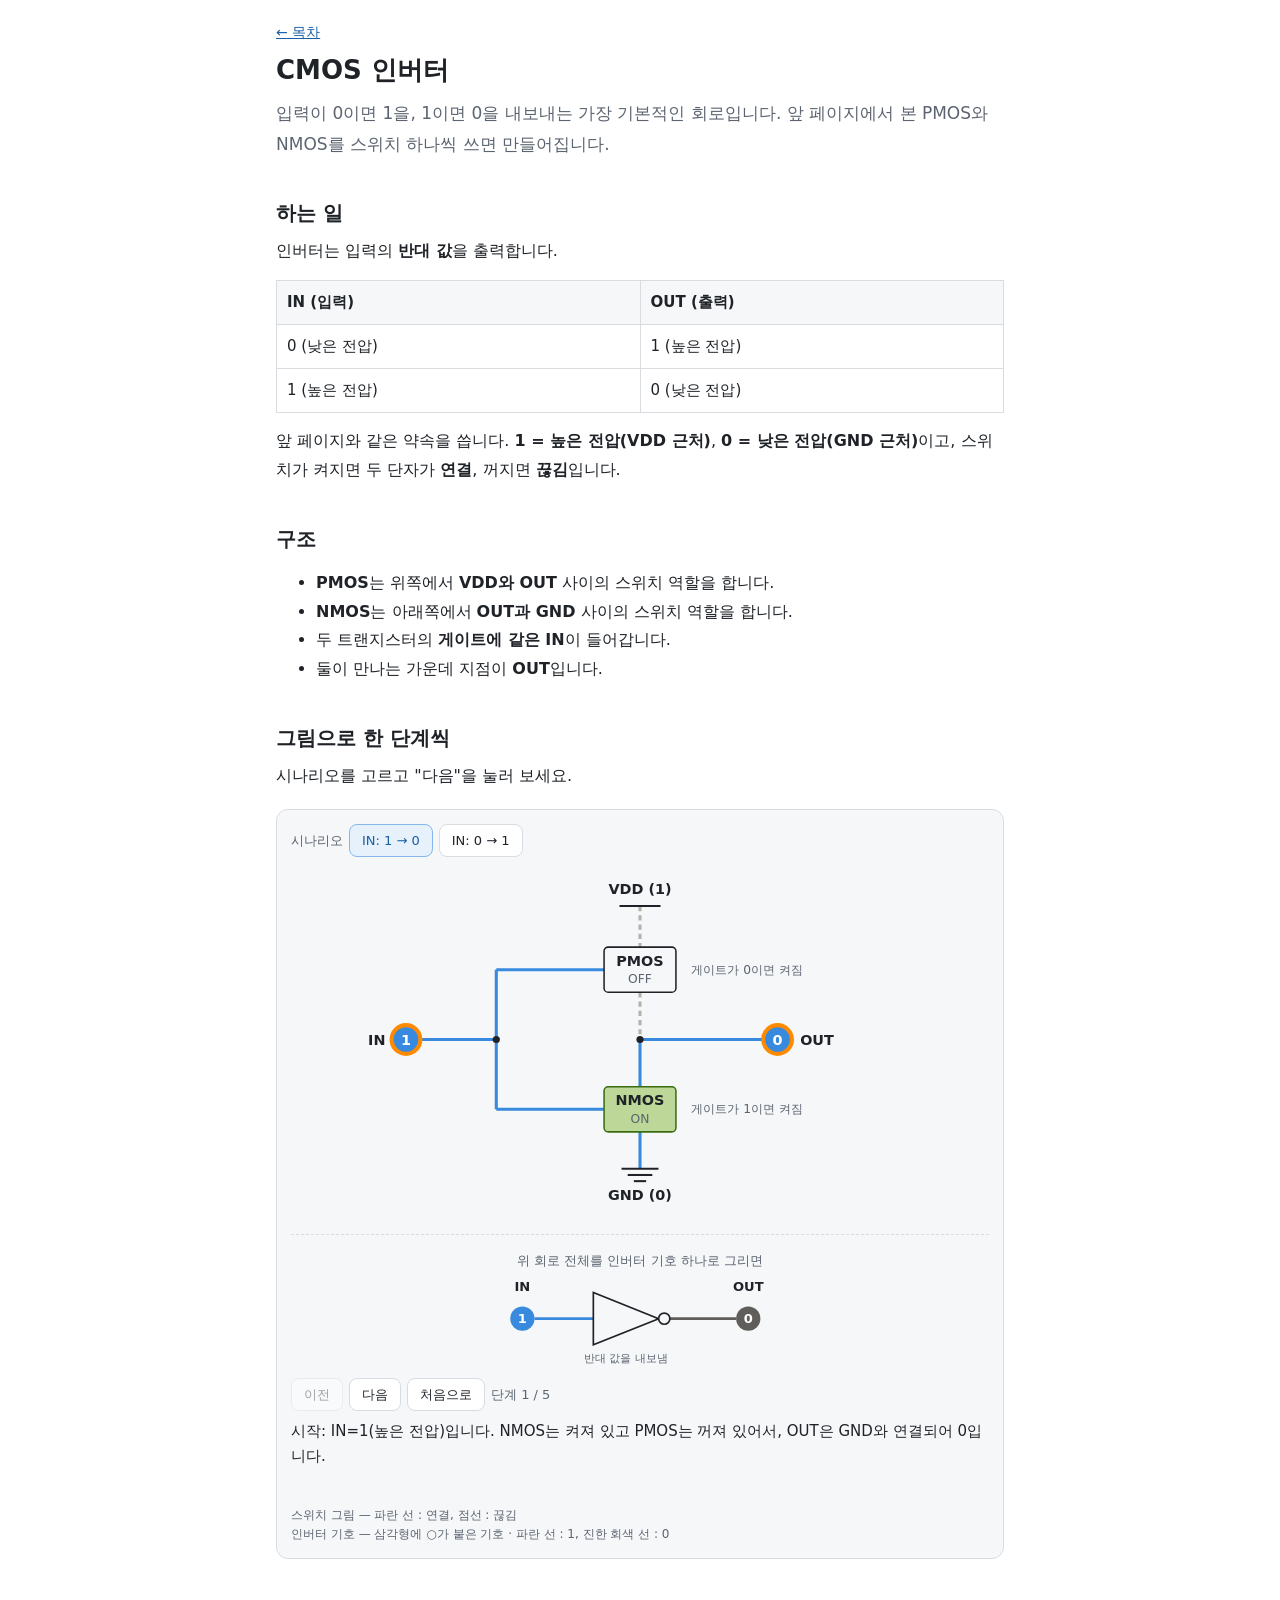
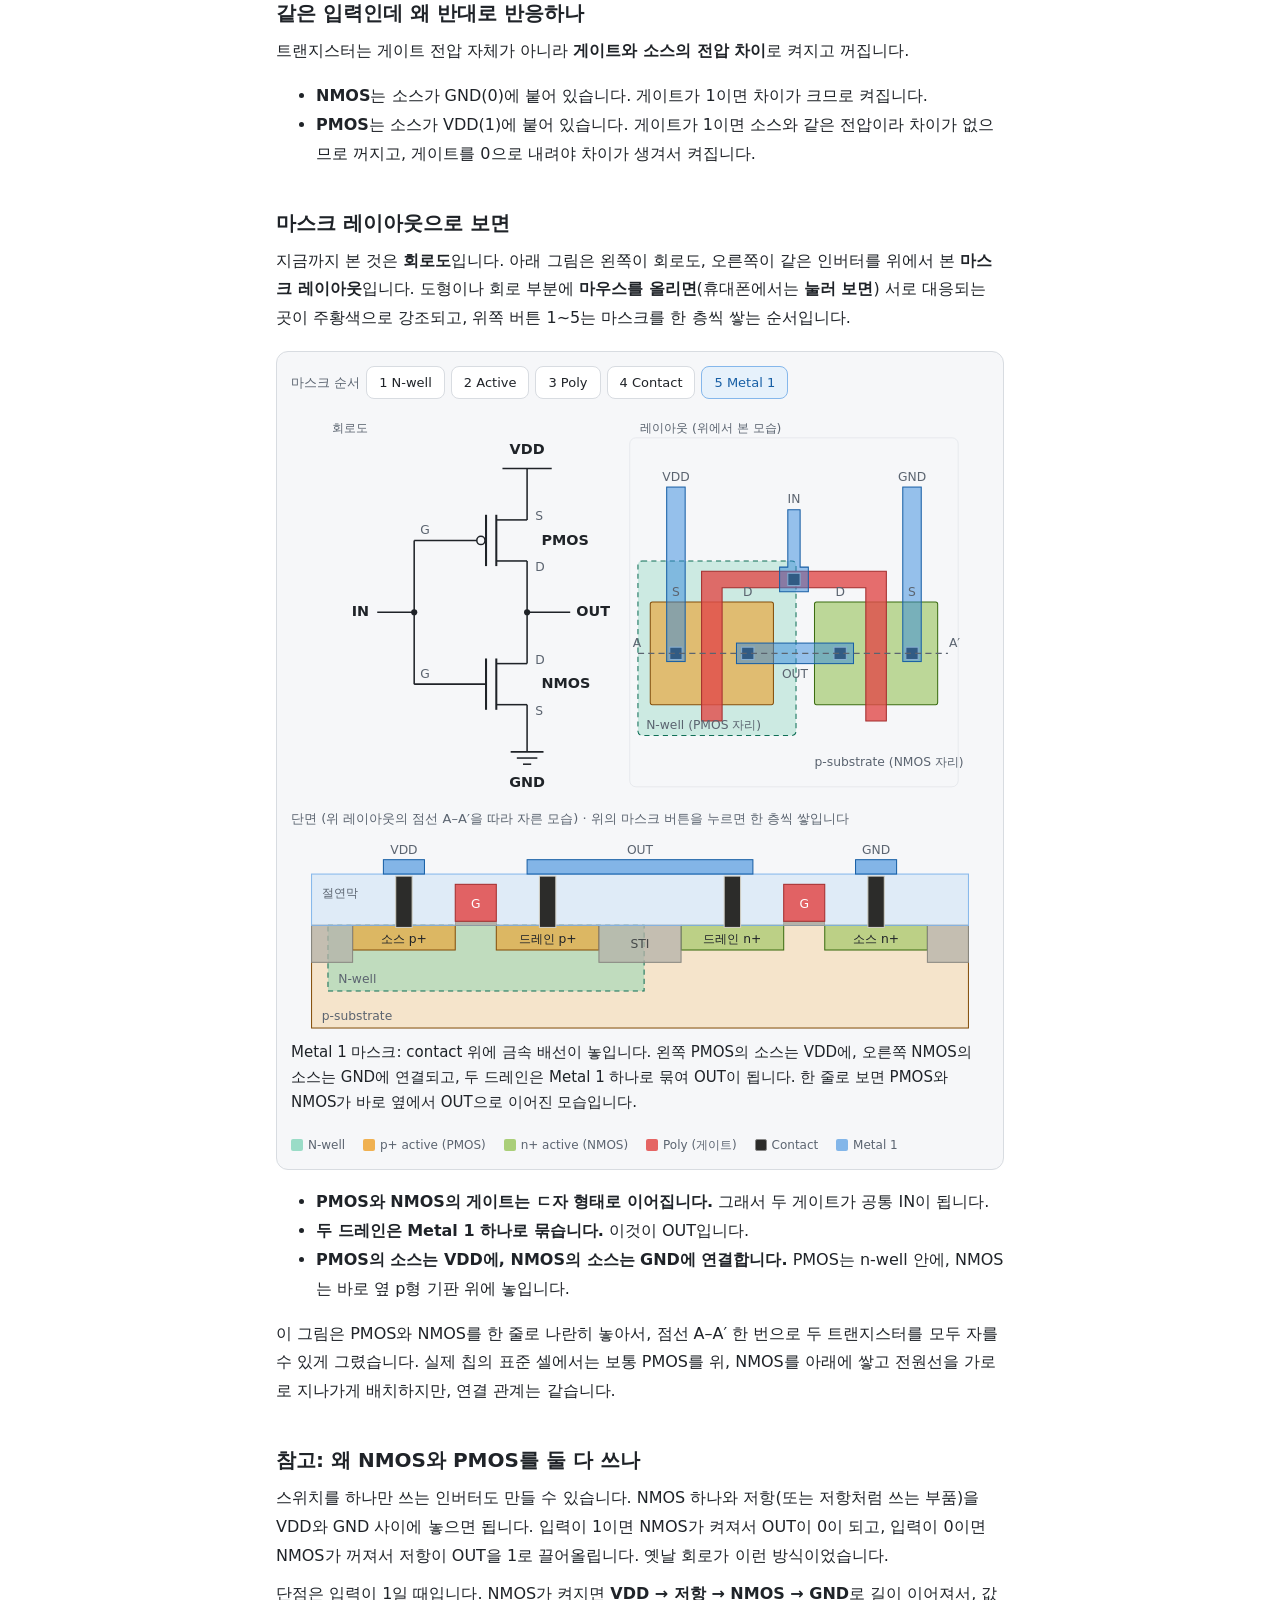
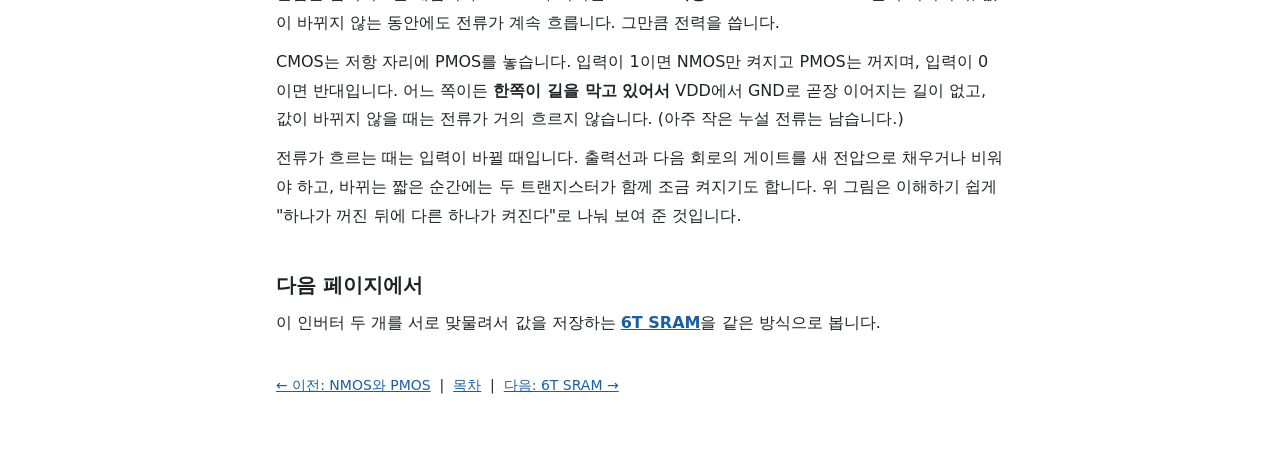
<file: inverter.html>
<!doctype html>
<html lang="ko">
<head>
<meta charset="utf-8">
<meta name="viewport" content="width=device-width,initial-scale=1">
<title>CMOS 인버터 | 반도체 회로 쉽게 이해하기</title>
<link rel="stylesheet" href="style.css">
<style>
.hl{opacity:0;pointer-events:none;transition:opacity .15s}
.hl.on{opacity:1}
.sg.on line,.sg.on circle:not(.dot),.sg.on path{stroke:#FF8A00;stroke-width:3}
.sw{display:inline-block;width:12px;height:12px;border-radius:2px;margin-right:5px;vertical-align:-2px}
</style>
</head>
<body>
<main>
<p class="nav"><a href="index.html">← 목차</a></p>
<h1>CMOS 인버터</h1>
<p class="lead">입력이 0이면 1을, 1이면 0을 내보내는 가장 기본적인 회로입니다. 앞 페이지에서 본 PMOS와 NMOS를 스위치 하나씩 쓰면 만들어집니다.</p>

<h2>하는 일</h2>
<p>인버터는 입력의 <b>반대 값</b>을 출력합니다.</p>
<table>
<tr><th>IN (입력)</th><th>OUT (출력)</th></tr>
<tr><td>0 (낮은 전압)</td><td>1 (높은 전압)</td></tr>
<tr><td>1 (높은 전압)</td><td>0 (낮은 전압)</td></tr>
</table>
<p>앞 페이지와 같은 약속을 씁니다. <b>1 = 높은 전압(VDD 근처)</b>, <b>0 = 낮은 전압(GND 근처)</b>이고, 스위치가 켜지면 두 단자가 <b>연결</b>, 꺼지면 <b>끊김</b>입니다.</p>

<h2>구조</h2>
<ul>
<li><b>PMOS</b>는 위쪽에서 <b>VDD와 OUT</b> 사이의 스위치 역할을 합니다.</li>
<li><b>NMOS</b>는 아래쪽에서 <b>OUT과 GND</b> 사이의 스위치 역할을 합니다.</li>
<li>두 트랜지스터의 <b>게이트에 같은 IN</b>이 들어갑니다.</li>
<li>둘이 만나는 가운데 지점이 <b>OUT</b>입니다.</li>
</ul>

<h2>그림으로 한 단계씩</h2>
<p>시나리오를 고르고 "다음"을 눌러 보세요.</p>

<div class="fig" id="iv">
<div class="row"><span class="lab">시나리오</span><button data-sc="a">IN: 1 → 0</button><button data-sc="b">IN: 0 → 1</button></div>
<svg viewBox="0 0 680 330" role="img" aria-label="CMOS 인버터를 스위치로 그린 그림. 위쪽 PMOS는 VDD와 OUT 사이, 아래쪽 NMOS는 OUT과 GND 사이의 스위치이다. 파란 선은 연결된 구간이고 점선은 끊긴 구간이다.">
<line id="wT1" x1="340" y1="40" x2="340" y2="80" stroke-width="3"/>
<line id="wT2" x1="340" y1="124" x2="340" y2="170" stroke-width="3"/>
<line id="wB1" x1="340" y1="170" x2="340" y2="216" stroke-width="3"/>
<line id="wB2" x1="340" y1="260" x2="340" y2="296" stroke-width="3"/>
<line id="wO" x1="340" y1="170" x2="460" y2="170" stroke-width="3"/>
<circle cx="340" cy="170" r="3.5" fill="var(--fg)"/>
<line x1="320" y1="40" x2="360" y2="40" stroke="var(--fg)" stroke-width="2"/>
<line x1="322" y1="296" x2="358" y2="296" stroke="var(--fg)" stroke-width="2"/>
<line x1="328" y1="302" x2="352" y2="302" stroke="var(--fg)" stroke-width="2"/>
<line x1="334" y1="308" x2="346" y2="308" stroke="var(--fg)" stroke-width="2"/>
<text class="th" x="340" y="28" text-anchor="middle">VDD (1)</text>
<text class="th" x="340" y="326" text-anchor="middle">GND (0)</text>
<line id="wIN" x1="126" y1="170" x2="200" y2="170" stroke-width="3"/>
<line id="gP" x1="200" y1="102" x2="305" y2="102" stroke-width="3"/>
<line id="gN" x1="200" y1="238" x2="305" y2="238" stroke-width="3"/>
<line id="bus" x1="200" y1="102" x2="200" y2="238" stroke-width="3"/>
<circle cx="200" cy="170" r="3.5" fill="var(--fg)"/>
<rect id="bP" x="305" y="80" width="70" height="44" rx="4" stroke-width="1.5"/>
<text class="th" x="340" y="98" text-anchor="middle">PMOS</text>
<text id="tP" class="ts" x="340" y="115" text-anchor="middle">OFF</text>
<rect id="bN" x="305" y="216" width="70" height="44" rx="4" stroke-width="1.5"/>
<text class="th" x="340" y="234" text-anchor="middle">NMOS</text>
<text id="tN" class="ts" x="340" y="251" text-anchor="middle">ON</text>
<text class="ts" x="390" y="106">게이트가 0이면 켜짐</text>
<text class="ts" x="390" y="242">게이트가 1이면 켜짐</text>
<circle id="cIN" cx="112" cy="170" r="14" stroke-width="1.5"/>
<text id="nIN" class="th" x="112" y="175" text-anchor="middle" style="fill:#fff">1</text>
<text class="th" x="92" y="175" text-anchor="end">IN</text>
<circle id="cO" cx="474" cy="170" r="14" stroke-width="1.5"/>
<text id="nO" class="th" x="474" y="175" text-anchor="middle" style="fill:#fff">0</text>
<text class="th" x="496" y="175">OUT</text>
</svg>
<div class="lab" style="text-align:center;margin:30px 0 0;padding-top:14px;border-top:1px dashed var(--border)">위 회로 전체를 인버터 기호 하나로 그리면</div>
<svg id="sym" style="max-width:280px;margin:0 auto 12px" viewBox="0 0 300 100" role="img" aria-label="인버터 기호. 삼각형 뒤에 동그라미가 붙어 있고, 입력 IN이 들어가 반대 값이 OUT으로 나온다."></svg>
<div class="row" style="margin-top:8px"><button id="pv">이전</button><button id="nx">다음</button><button id="rs">처음으로</button><span id="ct" class="lab"></span></div>
<div id="cap" class="cap" aria-live="polite"></div>
<div class="legend">스위치 그림 — 파란 선 : 연결, 점선 : 끊김<br>인버터 기호 — 삼각형에 ○가 붙은 기호 · 파란 선 : 1, 진한 회색 선 : 0</div>
</div>

<h2>같은 입력인데 왜 반대로 반응하나</h2>
<p>트랜지스터는 게이트 전압 자체가 아니라 <b>게이트와 소스의 전압 차이</b>로 켜지고 꺼집니다.</p>
<ul>
<li><b>NMOS</b>는 소스가 GND(0)에 붙어 있습니다. 게이트가 1이면 차이가 크므로 켜집니다.</li>
<li><b>PMOS</b>는 소스가 VDD(1)에 붙어 있습니다. 게이트가 1이면 소스와 같은 전압이라 차이가 없으므로 꺼지고, 게이트를 0으로 내려야 차이가 생겨서 켜집니다.</li>
</ul>

<h2>마스크 레이아웃으로 보면</h2>
<p>지금까지 본 것은 <b>회로도</b>입니다. 아래 그림은 왼쪽이 회로도, 오른쪽이 같은 인버터를 위에서 본 <b>마스크 레이아웃</b>입니다. 도형이나 회로 부분에 <b>마우스를 올리면</b>(휴대폰에서는 <b>눌러 보면</b>) 서로 대응되는 곳이 주황색으로 강조되고, 위쪽 버튼 1~5는 마스크를 한 층씩 쌓는 순서입니다.</p>

<div class="fig" id="lay">
<div class="row"><span class="lab">마스크 순서</span><button data-s="1">1 N-well</button><button data-s="2">2 Active</button><button data-s="3">3 Poly</button><button data-s="4">4 Contact</button><button data-s="5">5 Metal 1</button></div>
<svg viewBox="0 0 680 380" role="img" aria-label="CMOS 인버터의 회로도와 마스크 레이아웃을 나란히 보여 주는 그림">
<text class="ts" x="40" y="24">회로도</text>
<text class="ts" x="340" y="24">레이아웃 (위에서 본 모습)</text>

<g class="sg" data-k="vdd"><line x1="230" y1="60" x2="230" y2="110" stroke="var(--fg)" stroke-width="1.5"/><line x1="206" y1="60" x2="254" y2="60" stroke="var(--fg)" stroke-width="1.5"/><text class="th" x="230" y="46" text-anchor="middle">VDD</text><rect x="196" y="40" width="68" height="76" fill="transparent"/></g>
<g class="sg" data-k="pmos"><line x1="200" y1="105" x2="200" y2="155" stroke="var(--fg)" stroke-width="2"/><line x1="200" y1="110" x2="230" y2="110" stroke="var(--fg)" stroke-width="1.5"/><line x1="200" y1="150" x2="230" y2="150" stroke="var(--fg)" stroke-width="1.5"/><line x1="190" y1="105" x2="190" y2="155" stroke="var(--fg)" stroke-width="2"/><circle cx="185" cy="130" r="4" fill="none" stroke="var(--fg)" stroke-width="1.5"/><line x1="181" y1="130" x2="120" y2="130" stroke="var(--fg)" stroke-width="1.5"/><text class="th" x="244" y="134">PMOS</text><text class="ts" x="238" y="110">S</text><text class="ts" x="238" y="160">D</text><text class="ts" x="126" y="124">G</text><rect x="176" y="118" width="130" height="30" fill="transparent"/></g>
<g class="sg" data-k="out"><line x1="230" y1="150" x2="230" y2="250" stroke="var(--fg)" stroke-width="1.5"/><circle class="dot" cx="230" cy="200" r="3" fill="var(--fg)" stroke="none"/><line x1="230" y1="200" x2="272" y2="200" stroke="var(--fg)" stroke-width="1.5"/><text class="th" x="278" y="204">OUT</text><rect x="224" y="160" width="86" height="80" fill="transparent"/></g>
<g class="sg" data-k="nmos"><line x1="200" y1="245" x2="200" y2="295" stroke="var(--fg)" stroke-width="2"/><line x1="200" y1="250" x2="230" y2="250" stroke="var(--fg)" stroke-width="1.5"/><line x1="200" y1="290" x2="230" y2="290" stroke="var(--fg)" stroke-width="1.5"/><line x1="190" y1="245" x2="190" y2="295" stroke="var(--fg)" stroke-width="2"/><line x1="190" y1="270" x2="120" y2="270" stroke="var(--fg)" stroke-width="1.5"/><text class="th" x="244" y="274">NMOS</text><text class="ts" x="238" y="250">D</text><text class="ts" x="238" y="300">S</text><text class="ts" x="126" y="264">G</text><rect x="176" y="258" width="130" height="30" fill="transparent"/></g>
<g class="sg" data-k="gnd"><line x1="230" y1="290" x2="230" y2="336" stroke="var(--fg)" stroke-width="1.5"/><line x1="214" y1="336" x2="246" y2="336" stroke="var(--fg)" stroke-width="1.5"/><line x1="220" y1="342" x2="240" y2="342" stroke="var(--fg)" stroke-width="1.5"/><line x1="226" y1="348" x2="234" y2="348" stroke="var(--fg)" stroke-width="1.5"/><text class="th" x="230" y="370" text-anchor="middle">GND</text><rect x="204" y="300" width="56" height="76" fill="transparent"/></g>
<g class="sg" data-k="in"><line x1="120" y1="130" x2="120" y2="270" stroke="var(--fg)" stroke-width="1.5"/><circle class="dot" cx="120" cy="200" r="3" fill="var(--fg)" stroke="none"/><line x1="120" y1="200" x2="84" y2="200" stroke="var(--fg)" stroke-width="1.5"/><text class="th" x="76" y="204" text-anchor="end">IN</text><rect x="60" y="150" width="68" height="100" fill="transparent"/></g>

<rect x="330" y="30" width="320" height="340" rx="6" fill="var(--card)" stroke="var(--border)" stroke-width="0.5"/>
<g id="L1"><rect x="338" y="150" width="154" height="170" rx="4" fill="#5DCAA5" fill-opacity="0.28" stroke="#0F6E56" stroke-width="1" stroke-dasharray="5 4"/></g>
<g id="L2"><rect x="350" y="190" width="120" height="100" rx="2" fill="#EF9F27" fill-opacity="0.6" stroke="#854F0B" stroke-width="1"/><rect x="510" y="190" width="120" height="100" rx="2" fill="#97C459" fill-opacity="0.6" stroke="#3B6D11" stroke-width="1"/></g>
<g id="L3"><path d="M400 160H580V306H560V176H420V306H400Z" fill="#E24B4A" fill-opacity="0.8" stroke="#A32D2D" stroke-width="1"/></g>
<g id="L4" fill="#2C2C2A" stroke="#D3D1C7" stroke-width="1"><rect x="369" y="234" width="12" height="12"/><rect x="439" y="234" width="12" height="12"/><rect x="529" y="234" width="12" height="12"/><rect x="599" y="234" width="12" height="12"/><rect x="484" y="162" width="12" height="12"/></g>
<g id="L5" fill="#378ADD" fill-opacity="0.5" stroke="#185FA5" stroke-width="1"><rect x="366" y="78" width="18" height="170"/><rect x="596" y="78" width="18" height="170"/><rect x="434" y="230" width="114" height="20"/><path d="M484 100H496V156H504V180H476V156H484Z"/></g>

<text class="ts" x="346" y="314">N-well (PMOS 자리)</text>
<text class="ts" x="510" y="350">p-substrate (NMOS 자리)</text>
<text class="ts" x="375" y="72" text-anchor="middle">VDD</text><text class="ts" x="605" y="72" text-anchor="middle">GND</text>
<text class="ts" x="490" y="94" text-anchor="middle">IN</text><text class="ts" x="491" y="264" text-anchor="middle">OUT</text>
<text class="ts" x="375" y="184" text-anchor="middle">S</text><text class="ts" x="445" y="184" text-anchor="middle">D</text>
<text class="ts" x="535" y="184" text-anchor="middle">D</text><text class="ts" x="605" y="184" text-anchor="middle">S</text>
<g stroke="var(--muted)" stroke-width="1.2" stroke-dasharray="6 4"><line x1="338" y1="240" x2="640" y2="240"/></g>
<text class="ts" x="333" y="234">A</text><text class="ts" x="641" y="234">A′</text>

<rect class="hl" data-hl="pmos" x="346" y="156" width="128" height="154" fill="none" stroke="#FF8A00" stroke-width="2.5"/>
<rect class="hl" data-hl="nmos" x="506" y="156" width="128" height="154" fill="none" stroke="#FF8A00" stroke-width="2.5"/>
<rect class="hl" data-hl="out" x="430" y="226" width="122" height="28" fill="none" stroke="#FF8A00" stroke-width="2.5"/>
<rect class="hl" data-hl="in" x="396" y="156" width="188" height="24" fill="none" stroke="#FF8A00" stroke-width="2.5"/>
<rect class="hl" data-hl="in" x="472" y="96" width="36" height="60" fill="none" stroke="#FF8A00" stroke-width="2.5"/>
<rect class="hl" data-hl="vdd" x="362" y="74" width="26" height="178" fill="none" stroke="#FF8A00" stroke-width="2.5"/>
<rect class="hl" data-hl="gnd" x="592" y="74" width="26" height="178" fill="none" stroke="#FF8A00" stroke-width="2.5"/>
<g fill="transparent">
<rect data-k="pmos" x="346" y="156" width="128" height="154"/>
<rect data-k="nmos" x="506" y="156" width="128" height="154"/>
<rect data-k="vdd" x="362" y="74" width="26" height="178"/>
<rect data-k="gnd" x="592" y="74" width="26" height="178"/>
<rect data-k="out" x="430" y="226" width="122" height="28"/>
<rect data-k="in" x="396" y="156" width="188" height="24"/>
<rect data-k="in" x="472" y="96" width="36" height="60"/>
</g>
</svg>
<div class="lab" style="margin:10px 0 2px">단면 (위 레이아웃의 점선 A–A′을 따라 자른 모습) · 위의 마스크 버튼을 누르면 한 층씩 쌓입니다</div>
<svg viewBox="0 50 680 200" role="img" aria-label="레이아웃의 A-A 선을 따라 자른 PMOS와 NMOS 단면. 마스크 층이 추가될 때마다 well, STI, 게이트, contact, 금속 배선이 한 겹씩 쌓인다.">
<rect x="20" y="140" width="640" height="100" fill="#EF9F27" fill-opacity="0.22" stroke="#854F0B" stroke-width="1"/>
<text class="ts" x="30" y="232">p-substrate</text>
<g id="xWell"><rect x="36" y="140" width="308" height="64" fill="#5DCAA5" fill-opacity="0.35" stroke="#0F6E56" stroke-width="1" stroke-dasharray="5 4"/><text class="ts" x="46" y="196">N-well</text></g>
<g id="xAct"><rect x="60" y="140" width="240" height="24" fill="var(--card)" fill-opacity="0.9" stroke="#5F5E5A" stroke-width="1.5"/><rect x="380" y="140" width="240" height="24" fill="var(--card)" fill-opacity="0.9" stroke="#5F5E5A" stroke-width="1.5"/><text class="ts" x="180" y="157" text-anchor="middle" style="fill:var(--fg)">active</text><text class="ts" x="500" y="157" text-anchor="middle" style="fill:var(--fg)">active</text></g>
<g id="xImp"><rect x="60" y="140" width="100" height="24" fill="#EF9F27" fill-opacity="0.6" stroke="#854F0B" stroke-width="1"/><rect x="200" y="140" width="100" height="24" fill="#EF9F27" fill-opacity="0.6" stroke="#854F0B" stroke-width="1"/><rect x="380" y="140" width="100" height="24" fill="#97C459" fill-opacity="0.6" stroke="#3B6D11" stroke-width="1"/><rect x="520" y="140" width="100" height="24" fill="#97C459" fill-opacity="0.6" stroke="#3B6D11" stroke-width="1"/>
<text class="ts" x="110" y="157" text-anchor="middle" style="fill:var(--fg)">소스 p+</text><text class="ts" x="250" y="157" text-anchor="middle" style="fill:var(--fg)">드레인 p+</text><text class="ts" x="430" y="157" text-anchor="middle" style="fill:var(--fg)">드레인 n+</text><text class="ts" x="570" y="157" text-anchor="middle" style="fill:var(--fg)">소스 n+</text></g>
<g id="xSTI" fill="#B4B2A9" fill-opacity="0.75" stroke="#888780" stroke-width="1"><rect x="20" y="140" width="40" height="36"/><rect x="300" y="140" width="80" height="36"/><rect x="620" y="140" width="40" height="36"/><text class="ts" x="340" y="162" text-anchor="middle" style="fill:var(--fg);stroke:none">STI</text></g>
<g id="xILD"><rect x="20" y="90" width="640" height="50" fill="#B5D4F4" fill-opacity="0.35" stroke="#85B7EB" stroke-width="1"/><text class="ts" x="30" y="112">절연막</text></g>
<g id="xGate"><rect x="160" y="136" width="40" height="4" fill="#B4B2A9" stroke="#888780" stroke-width="0.5"/><rect x="160" y="100" width="40" height="36" fill="#E24B4A" fill-opacity="0.85" stroke="#A32D2D" stroke-width="1"/><text class="ts" x="180" y="123" text-anchor="middle" style="fill:#fff">G</text><rect x="480" y="136" width="40" height="4" fill="#B4B2A9" stroke="#888780" stroke-width="0.5"/><rect x="480" y="100" width="40" height="36" fill="#E24B4A" fill-opacity="0.85" stroke="#A32D2D" stroke-width="1"/><text class="ts" x="500" y="123" text-anchor="middle" style="fill:#fff">G</text></g>
<g id="xCon" fill="#2C2C2A" stroke="#D3D1C7" stroke-width="1"><rect x="102" y="92" width="16" height="50"/><rect x="242" y="92" width="16" height="50"/><rect x="422" y="92" width="16" height="50"/><rect x="562" y="92" width="16" height="50"/></g>
<g id="xMet"><g fill="#378ADD" fill-opacity="0.6" stroke="#185FA5" stroke-width="1"><rect x="90" y="76" width="40" height="14"/><rect x="230" y="76" width="220" height="14"/><rect x="550" y="76" width="40" height="14"/></g><text class="ts" x="110" y="70" text-anchor="middle">VDD</text><text class="ts" x="340" y="70" text-anchor="middle">OUT</text><text class="ts" x="570" y="70" text-anchor="middle">GND</text></g>
</svg>
<div id="xsCap" class="cap" style="min-height:6em" aria-live="polite"></div>
<div class="legend">
<span style="margin-right:14px"><i class="sw" style="background:#5DCAA5;opacity:.6"></i>N-well</span>
<span style="margin-right:14px"><i class="sw" style="background:#EF9F27;opacity:.8"></i>p+ active (PMOS)</span>
<span style="margin-right:14px"><i class="sw" style="background:#97C459;opacity:.8"></i>n+ active (NMOS)</span>
<span style="margin-right:14px"><i class="sw" style="background:#E24B4A;opacity:.85"></i>Poly (게이트)</span>
<span style="margin-right:14px"><i class="sw" style="background:#2C2C2A;border:1px solid #888"></i>Contact</span>
<span><i class="sw" style="background:#378ADD;opacity:.6"></i>Metal 1</span>
</div>
</div>

<ul>
<li><b>PMOS와 NMOS의 게이트는 ㄷ자 형태로 이어집니다.</b> 그래서 두 게이트가 공통 IN이 됩니다.</li>
<li><b>두 드레인은 Metal 1 하나로 묶습니다.</b> 이것이 OUT입니다.</li>
<li><b>PMOS의 소스는 VDD에, NMOS의 소스는 GND에 연결합니다.</b> PMOS는 n-well 안에, NMOS는 바로 옆 p형 기판 위에 놓입니다.</li>
</ul>
<p>이 그림은 PMOS와 NMOS를 한 줄로 나란히 놓아서, 점선 A–A′ 한 번으로 두 트랜지스터를 모두 자를 수 있게 그렸습니다. 실제 칩의 표준 셀에서는 보통 PMOS를 위, NMOS를 아래에 쌓고 전원선을 가로로 지나가게 배치하지만, 연결 관계는 같습니다.</p>

<h2>참고: 왜 NMOS와 PMOS를 둘 다 쓰나</h2>
<p>스위치를 하나만 쓰는 인버터도 만들 수 있습니다. NMOS 하나와 저항(또는 저항처럼 쓰는 부품)을 VDD와 GND 사이에 놓으면 됩니다. 입력이 1이면 NMOS가 켜져서 OUT이 0이 되고, 입력이 0이면 NMOS가 꺼져서 저항이 OUT을 1로 끌어올립니다. 옛날 회로가 이런 방식이었습니다.</p>
<p>단점은 입력이 1일 때입니다. NMOS가 켜지면 <b>VDD → 저항 → NMOS → GND</b>로 길이 이어져서, 값이 바뀌지 않는 동안에도 전류가 계속 흐릅니다. 그만큼 전력을 씁니다.</p>
<p>CMOS는 저항 자리에 PMOS를 놓습니다. 입력이 1이면 NMOS만 켜지고 PMOS는 꺼지며, 입력이 0이면 반대입니다. 어느 쪽이든 <b>한쪽이 길을 막고 있어서</b> VDD에서 GND로 곧장 이어지는 길이 없고, 값이 바뀌지 않을 때는 전류가 거의 흐르지 않습니다. (아주 작은 누설 전류는 남습니다.)</p>
<p>전류가 흐르는 때는 입력이 바뀔 때입니다. 출력선과 다음 회로의 게이트를 새 전압으로 채우거나 비워야 하고, 바뀌는 짧은 순간에는 두 트랜지스터가 함께 조금 켜지기도 합니다. 위 그림은 이해하기 쉽게 "하나가 꺼진 뒤에 다른 하나가 켜진다"로 나눠 보여 준 것입니다.</p>

<h2>다음 페이지에서</h2>
<p>이 인버터 두 개를 서로 맞물려서 값을 저장하는 <a href="sram.html"><b>6T SRAM</b></a>을 같은 방식으로 봅니다.</p>

<p class="nav" style="margin-top:36px"><a href="nmos-pmos.html">← 이전: NMOS와 PMOS</a> &nbsp;|&nbsp; <a href="index.html">목차</a> &nbsp;|&nbsp; <a href="sram.html">다음: 6T SRAM →</a></p>
</main>

<script>
(function(){
var root=document.getElementById('iv');
function $(i){return root.querySelector('#'+i)}
var HI='#378ADD',OFF='#B4B2A9',ON='#FF8A00';
function S(c,v,p,n,o,f){return {c:c,v:v,p:p,n:n,o:o,f:f}}
var SC={
a:[
S('시작: IN=1(높은 전압)입니다. NMOS는 켜져 있고 PMOS는 꺼져 있어서, OUT은 GND와 연결되어 0입니다.',1,0,1,0,['cIN','cO']),
S('IN을 0(낮은 전압)으로 내립니다. 이 전압이 두 트랜지스터의 게이트에 동시에 전달됩니다.',0,0,1,0,['wIN','cIN','gP','gN','bus']),
S('NMOS는 게이트가 0이면 꺼집니다. OUT과 GND 사이의 연결이 끊어집니다.',0,0,0,0,['bN','wB1','wB2']),
S('PMOS는 게이트가 0이면 켜집니다. VDD와 OUT이 연결됩니다.',0,1,0,0,['bP','wT1','wT2']),
S('OUT이 VDD와 연결되어 1(높은 전압)이 됩니다. 입력 0이 반대 값 1로 나왔습니다.',0,1,0,1,['wO','cO'])],
b:[
S('시작: IN=0(낮은 전압)입니다. PMOS는 켜져 있고 NMOS는 꺼져 있어서, OUT은 VDD와 연결되어 1입니다.',0,1,0,1,['cIN','cO']),
S('IN을 1(높은 전압)로 올립니다. 이 전압이 두 트랜지스터의 게이트에 동시에 전달됩니다.',1,1,0,1,['wIN','cIN','gP','gN','bus']),
S('PMOS는 게이트가 1이면 꺼집니다. VDD와 OUT 사이의 연결이 끊어집니다.',1,0,0,1,['bP','wT1','wT2']),
S('NMOS는 게이트가 1이면 켜집니다. OUT과 GND가 연결됩니다.',1,0,1,1,['bN','wB1','wB2']),
S('OUT이 GND와 연결되어 0(낮은 전압)이 됩니다. 입력 1이 반대 값 0으로 나왔습니다.',1,0,1,0,['wO','cO'])]
};
var sc='a',i=0;
function dash(e,on){e.setAttribute('stroke-dasharray',on?'5 4':'0')}
function seg(id,off){var e=$(id);e.setAttribute('stroke',off?OFF:HI);dash(e,off);e.setAttribute('stroke-width','3')}
function render(){
var s=SC[sc][i],n=SC[sc].length;
seg('wT1',!s.p);seg('wT2',!s.p);seg('wB1',!s.n);seg('wB2',!s.n);
seg('wIN',false);seg('bus',false);seg('gP',false);seg('gN',false);seg('wO',false);
['cIN','cO'].forEach(function(k){var e=$(k);e.setAttribute('fill',HI);e.setAttribute('stroke',HI);e.setAttribute('stroke-width','1.5')});
$('nIN').textContent=s.v;$('nO').textContent=s.o;
[['bP',s.p,'tP'],['bN',s.n,'tN']].forEach(function(p){var e=$(p[0]);e.setAttribute('fill',p[1]?'#97C459':'var(--card)');e.setAttribute('fill-opacity',p[1]?'0.6':'1');e.setAttribute('stroke',p[1]?'#3B6D11':'var(--fg)');e.setAttribute('stroke-width','1.5');$(p[2]).textContent=p[1]?'ON':'OFF'});
s.f.forEach(function(k){var e=$(k);e.setAttribute('stroke',ON);e.setAttribute('stroke-width',e.tagName.toLowerCase()==='line'?'5':'4')});
$('ct').textContent='단계 '+(i+1)+' / '+n;
(function(){function c(v){return v===1?HI:'#5F5E5A'}
function L(x1,x2,v){return '<line x1="'+x1+'" y1="50" x2="'+x2+'" y2="50" stroke="'+c(v)+'" stroke-width="3"/>'}
function N(x,v){return '<circle cx="'+x+'" cy="50" r="13" fill="'+c(v)+'"/><text x="'+x+'" y="55" text-anchor="middle" class="th" style="fill:#fff">'+v+'</text>'}
var F='stroke="var(--fg)" stroke-width="1.8" fill="var(--card)"';
$('sym').innerHTML=L(37,100,s.v)+L(182,253,s.o)+'<polygon points="100,22 100,78 170,50" '+F+'/><circle cx="176" cy="50" r="6" '+F+'/>'+N(24,s.v)+N(266,s.o)+'<text class="th" x="24" y="20" text-anchor="middle">IN</text><text class="th" x="266" y="20" text-anchor="middle">OUT</text><text class="ts" x="135" y="96" text-anchor="middle">반대 값을 내보냄</text>'})();
$('cap').textContent=s.c;
$('pv').disabled=i===0;$('nx').disabled=i===n-1;
root.querySelectorAll('button[data-sc]').forEach(function(b){var on=b.getAttribute('data-sc')===sc;b.style.background=on?'var(--accent-bg)':'';b.style.color=on?'var(--accent)':'';b.style.borderColor=on?'var(--accent-border)':''});
}
$('pv').addEventListener('click',function(){if(i>0){i--;render()}});
$('nx').addEventListener('click',function(){if(i<SC[sc].length-1){i++;render()}});
$('rs').addEventListener('click',function(){i=0;render()});
root.querySelectorAll('button[data-sc]').forEach(function(b){b.addEventListener('click',function(){sc=b.getAttribute('data-sc');i=0;render()})});
render();
})();

(function(){
var root=document.getElementById('lay');
var hover=null,pinned=null;
function refresh(){
root.querySelectorAll('.on').forEach(function(e){e.classList.remove('on')});
var ks=hover||pinned;if(!ks)return;
ks.forEach(function(k){root.querySelectorAll('[data-hl~="'+k+'"],.sg[data-k~="'+k+'"]').forEach(function(e){e.classList.add('on')})});
}
root.querySelectorAll('[data-k]').forEach(function(el){
if(el.classList.contains('sg'))return;
var ks=el.getAttribute('data-k').split(' ');
el.addEventListener('mouseenter',function(){hover=ks;refresh()});
el.addEventListener('mouseleave',function(){hover=null;refresh()});
el.addEventListener('click',function(){pinned=(pinned&&pinned.join()===ks.join())?null:ks;refresh()});
});
root.querySelectorAll('.sg').forEach(function(g){
var ks=g.getAttribute('data-k').split(' ');
g.addEventListener('mouseenter',function(){hover=ks;refresh()});
g.addEventListener('mouseleave',function(){hover=null;refresh()});
g.addEventListener('click',function(){pinned=(pinned&&pinned.join()===ks.join())?null:ks;refresh()});
});
var btns=root.querySelectorAll('button[data-s]');
var XCAP={
1:'N-well 마스크: 기판에 n형 불순물을 넣어 n-well을 만듭니다. PMOS가 들어갈 왼쪽만 n-well이고, NMOS가 들어갈 오른쪽은 p형 기판 그대로입니다.',
2:'Active 마스크: 트랜지스터를 만들 자리를 정하고, 나머지 기판에는 홈을 파서 절연체(STI)를 채웁니다. 가운데 STI가 n-well과 p형 기판의 경계 위에서 PMOS와 NMOS를 갈라놓습니다. STI 사이에 표면이 드러난 곳이 active이고, 아직 소스와 드레인 불순물은 넣기 전입니다.',
3:'Poly 마스크: 얇은 게이트 산화막 위에 poly 게이트가 놓입니다. 이어서 PMOS 쪽에는 p+, NMOS 쪽에는 n+ 불순물을 넣는데, poly가 가림막이 되어 게이트 양옆의 active만 소스와 드레인이 됩니다. 두 게이트는 레이아웃에서 poly로 이어진 하나(IN)입니다. (불순물 주입용 마스크는 따로 있지만 위 레이아웃 그림에는 그리지 않았습니다.)',
4:'Contact 마스크: 전체를 절연막으로 덮고, 소스와 드레인 위에 구멍을 뚫어 금속 플러그로 채웁니다.',
5:'Metal 1 마스크: contact 위에 금속 배선이 놓입니다. 왼쪽 PMOS의 소스는 VDD에, 오른쪽 NMOS의 소스는 GND에 연결되고, 두 드레인은 Metal 1 하나로 묶여 OUT이 됩니다. 한 줄로 보면 PMOS와 NMOS가 바로 옆에서 OUT으로 이어진 모습입니다.'
};
function xs(n){
function sw(id,on){root.querySelector('#'+id).style.display=on?'':'none'}
sw('xWell',n>=1);sw('xSTI',n>=2);sw('xAct',n===2);sw('xImp',n>=3);sw('xGate',n>=3);sw('xILD',n>=4);sw('xCon',n>=4);sw('xMet',n>=5);
root.querySelector('#xsCap').textContent=XCAP[n];
}
function show(n){xs(n);for(var i=1;i<=5;i++){root.querySelector('#L'+i).style.display=i<=n?'':'none'}
btns.forEach(function(b){var a=+b.getAttribute('data-s')===n;b.style.background=a?'var(--accent-bg)':'';b.style.color=a?'var(--accent)':'';b.style.borderColor=a?'var(--accent-border)':''})}
btns.forEach(function(b){b.addEventListener('click',function(){show(+b.getAttribute('data-s'))})});
show(5);
})();
</script>
</body>
</html>
</file>
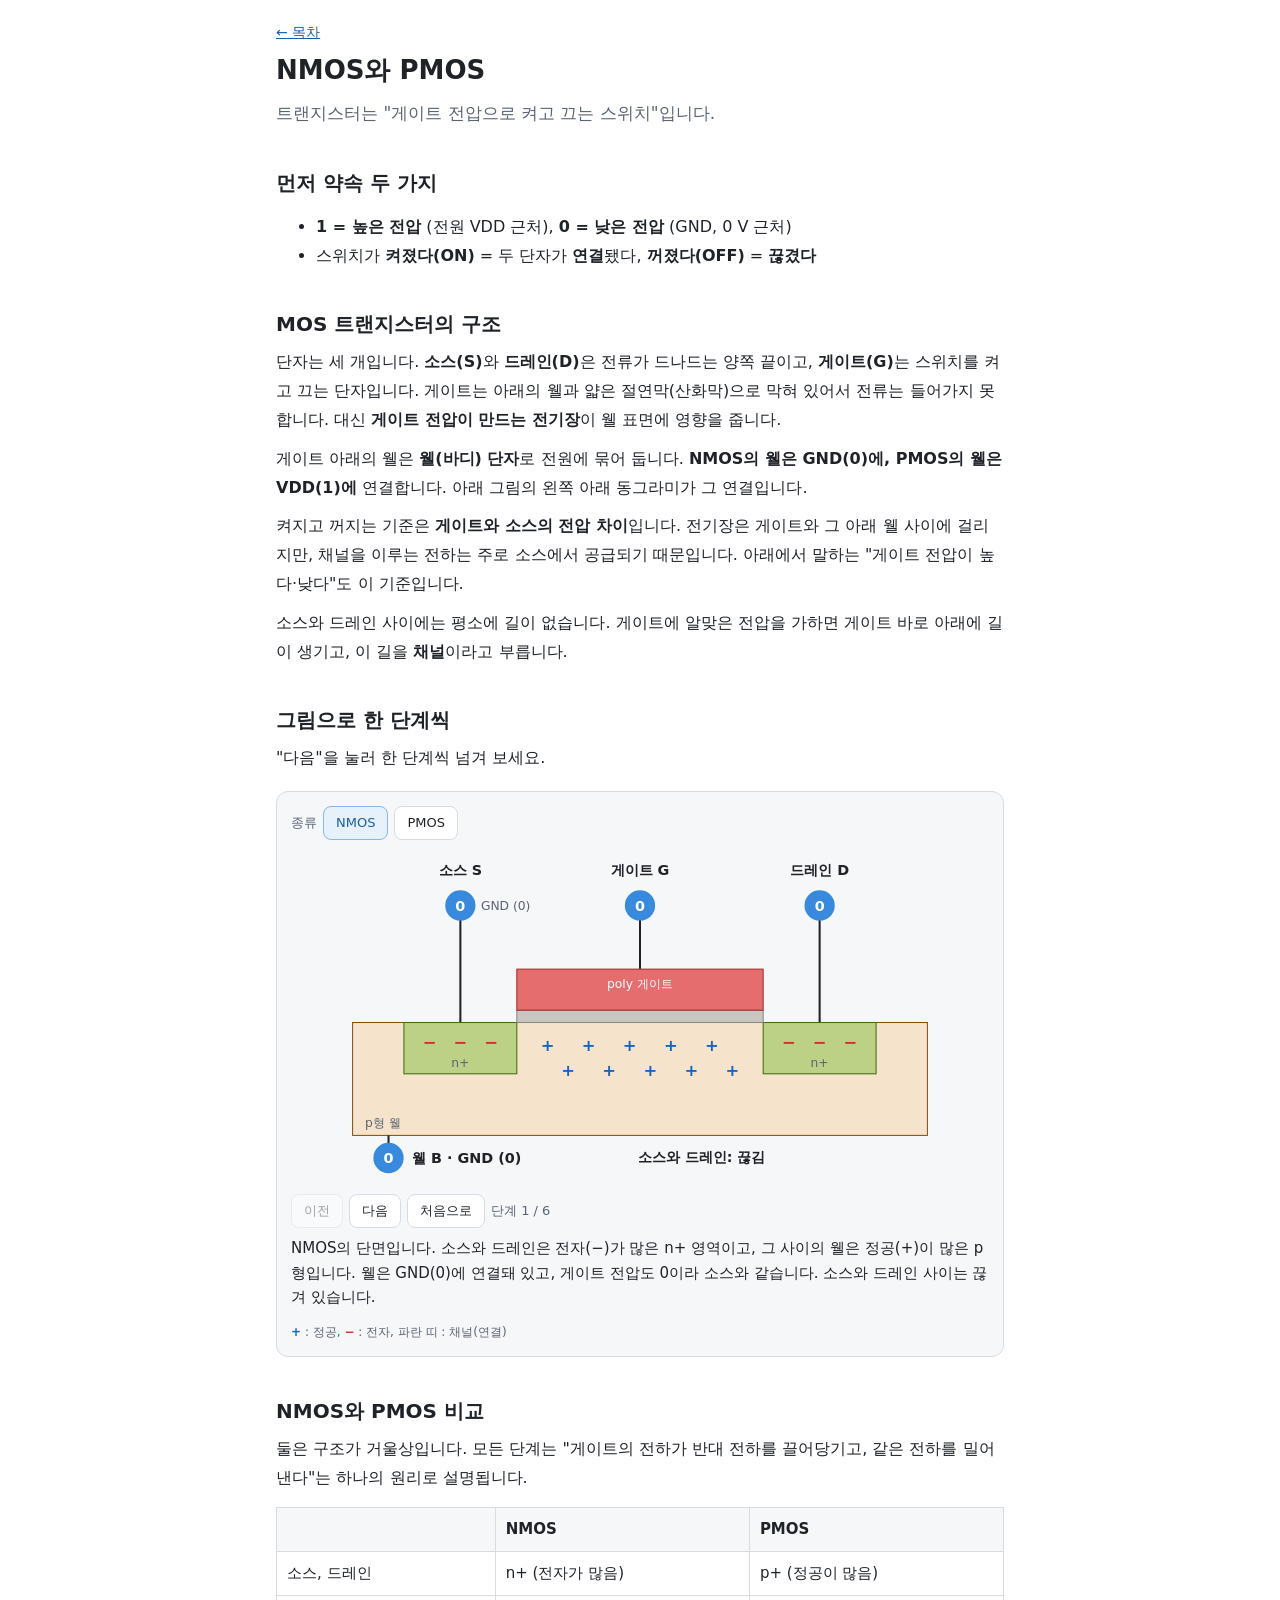
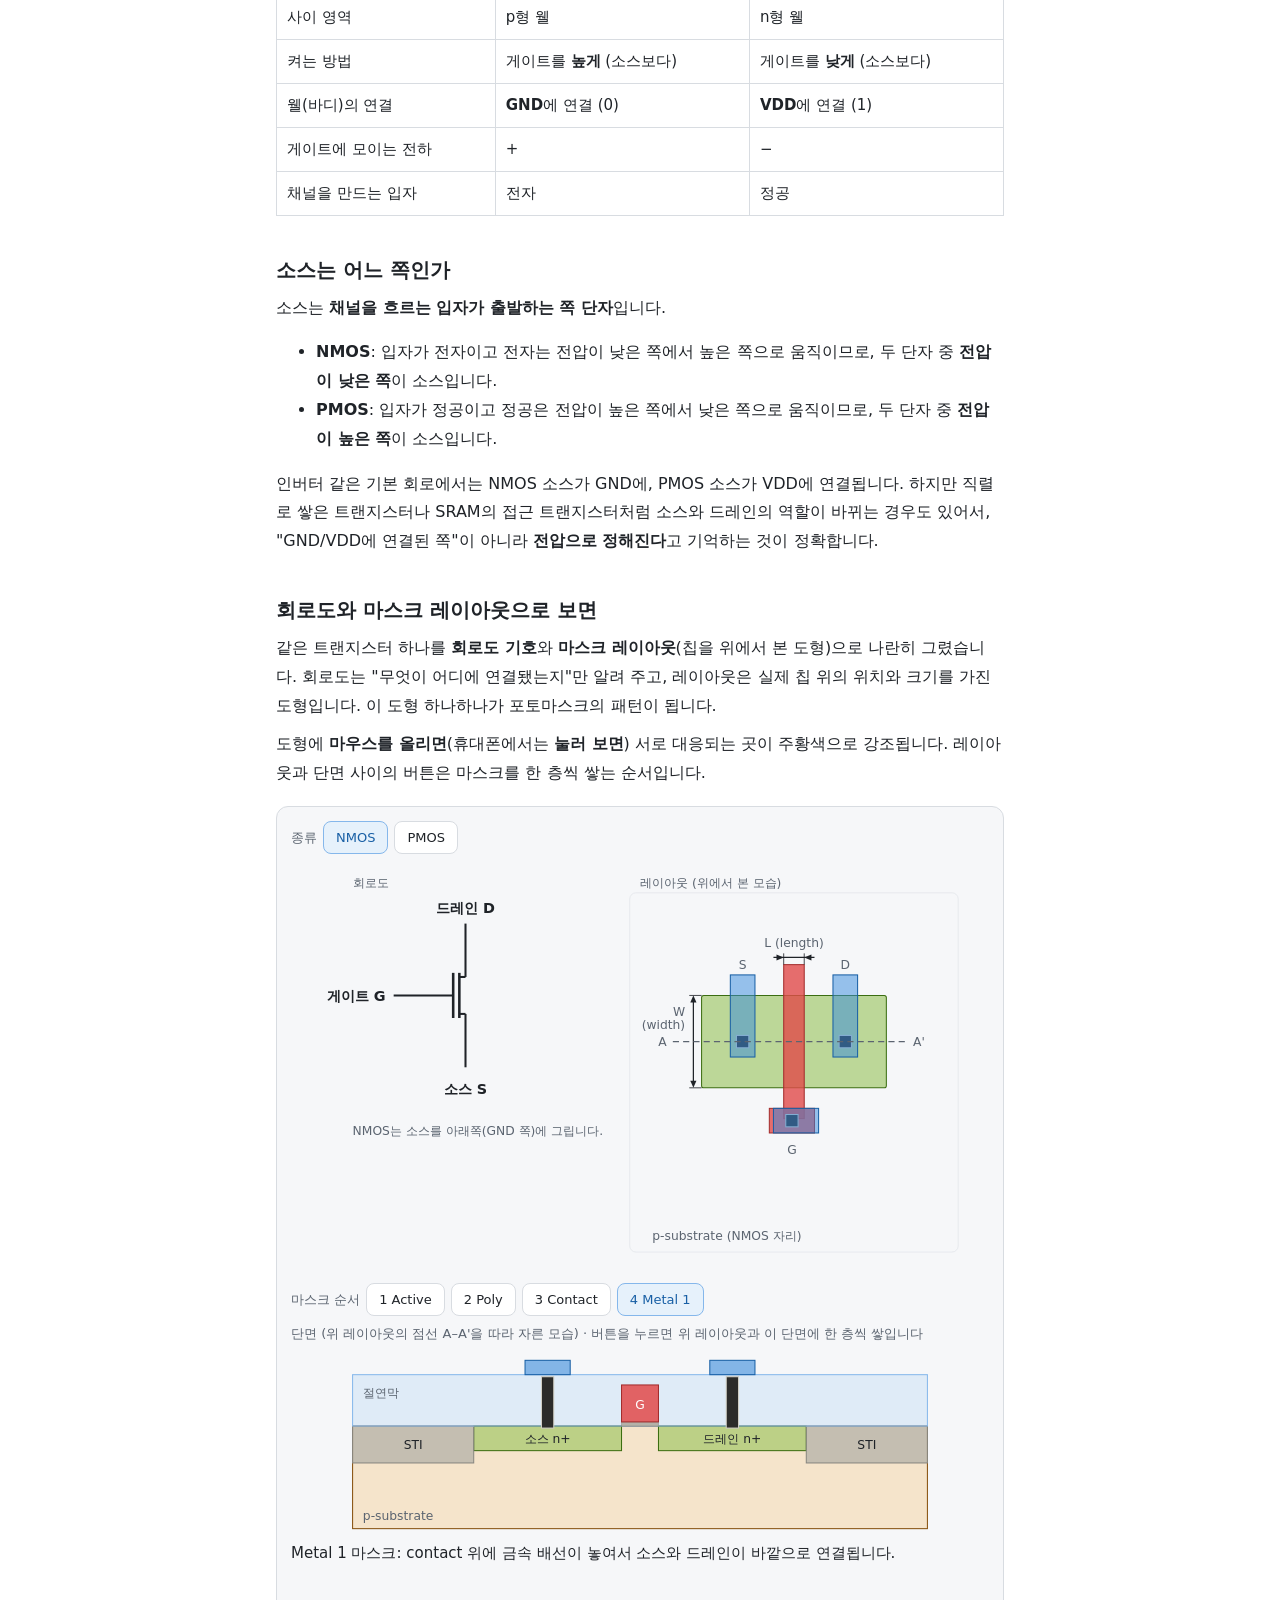
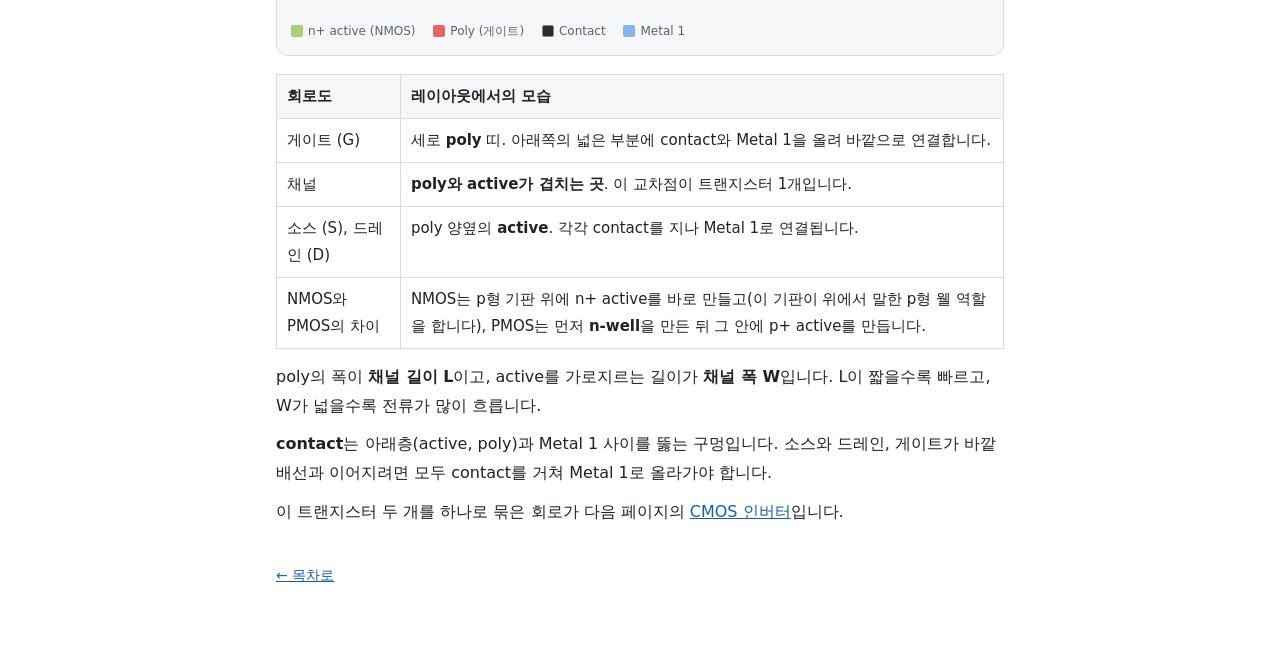
<file: nmos-pmos.html>
<!doctype html>
<html lang="ko">
<head>
<meta charset="utf-8">
<meta name="viewport" content="width=device-width,initial-scale=1">
<title>NMOS와 PMOS | 반도체 회로 쉽게 이해하기</title>
<link rel="stylesheet" href="style.css">
<style>
.hl{opacity:0;pointer-events:none;transition:opacity .15s}
.hl.on{opacity:1}
.sg.on line,.sg.on circle:not(.dot),.sg.on path{stroke:#FF8A00;stroke-width:3}
.sw{display:inline-block;width:12px;height:12px;border-radius:2px;margin-right:5px;vertical-align:-2px}
</style>
</head>
<body>
<main>
<p class="nav"><a href="index.html">← 목차</a></p>
<h1>NMOS와 PMOS</h1>
<p class="lead">트랜지스터는 "게이트 전압으로 켜고 끄는 스위치"입니다.</p>

<h2>먼저 약속 두 가지</h2>
<ul>
<li><b>1 = 높은 전압</b> (전원 VDD 근처), <b>0 = 낮은 전압</b> (GND, 0 V 근처)</li>
<li>스위치가 <b>켜졌다(ON)</b> = 두 단자가 <b>연결</b>됐다, <b>꺼졌다(OFF)</b> = <b>끊겼다</b></li>
</ul>

<h2>MOS 트랜지스터의 구조</h2>
<p>단자는 세 개입니다. <b>소스(S)</b>와 <b>드레인(D)</b>은 전류가 드나드는 양쪽 끝이고, <b>게이트(G)</b>는 스위치를 켜고 끄는 단자입니다. 게이트는 아래의 웰과 얇은 절연막(산화막)으로 막혀 있어서 전류는 들어가지 못합니다. 대신 <b>게이트 전압이 만드는 전기장</b>이 웰 표면에 영향을 줍니다.</p>
<p>게이트 아래의 웰은 <b>웰(바디) 단자</b>로 전원에 묶어 둡니다. <b>NMOS의 웰은 GND(0)에, PMOS의 웰은 VDD(1)에</b> 연결합니다. 아래 그림의 왼쪽 아래 동그라미가 그 연결입니다.</p>
<p>켜지고 꺼지는 기준은 <b>게이트와 소스의 전압 차이</b>입니다. 전기장은 게이트와 그 아래 웰 사이에 걸리지만, 채널을 이루는 전하는 주로 소스에서 공급되기 때문입니다. 아래에서 말하는 "게이트 전압이 높다·낮다"도 이 기준입니다.</p>
<p>소스와 드레인 사이에는 평소에 길이 없습니다. 게이트에 알맞은 전압을 가하면 게이트 바로 아래에 길이 생기고, 이 길을 <b>채널</b>이라고 부릅니다.</p>

<h2>그림으로 한 단계씩</h2>
<p>"다음"을 눌러 한 단계씩 넘겨 보세요.</p>

<div class="fig" id="mo">
<div class="row"><span class="lab">종류</span><button data-sc="n">NMOS</button><button data-sc="p">PMOS</button></div>
<svg viewBox="0 0 680 330" role="img" aria-label="NMOS와 PMOS의 단면. 게이트 전압에 따라 게이트 아래에 채널이 생기면 소스와 드레인이 연결된다.">
<text class="th" x="165" y="26" text-anchor="middle">소스 S</text>
<text class="th" x="340" y="26" text-anchor="middle">게이트 G</text>
<text class="th" x="515" y="26" text-anchor="middle">드레인 D</text>
<line x1="165" y1="70" x2="165" y2="170" stroke="var(--fg)" stroke-width="2"/>
<line x1="340" y1="70" x2="340" y2="118" stroke="var(--fg)" stroke-width="2"/>
<line x1="515" y1="70" x2="515" y2="170" stroke="var(--fg)" stroke-width="2"/>
<rect id="body" x="60" y="170" width="560" height="110" stroke-width="1"/>
<rect id="sS" x="110" y="170" width="110" height="50" stroke-width="1"/>
<rect id="sD" x="460" y="170" width="110" height="50" stroke-width="1"/>
<rect x="220" y="158" width="240" height="12" fill="#B4B2A9" fill-opacity="0.7" stroke="#888780" stroke-width="1"/>
<rect id="gate" x="220" y="118" width="240" height="40" fill="#E24B4A" fill-opacity="0.8" stroke="#A32D2D" stroke-width="1"/>
<text class="ts" x="340" y="136" text-anchor="middle" style="fill:#fff">poly 게이트</text>
<g id="gcs"></g>
<rect id="ch" x="220" y="170" width="240" height="12" fill="#378ADD" fill-opacity="0.85" stroke="#185FA5" stroke-width="1"/>
<g id="chs"></g>
<g id="car"></g>
<polygon id="arr" points="240,196 418,196 418,187 446,200 418,213 418,204 240,204" stroke-linejoin="round"/>
<text id="arrT" class="ts" x="340" y="224" text-anchor="middle">전자 이동</text>
<text id="tS" class="ts" x="165" y="213" text-anchor="middle">n+</text>
<text id="tD" class="ts" x="515" y="213" text-anchor="middle">n+</text>
<text id="tB" class="ts" x="72" y="272">p형 웰</text>
<circle id="cS" cx="165" cy="56" r="14" stroke-width="1.5"/>
<text id="nS" class="th" x="165" y="61" text-anchor="middle" style="fill:#fff">0</text>
<circle id="cG" cx="340" cy="56" r="14" stroke-width="1.5"/>
<text id="nG" class="th" x="340" y="61" text-anchor="middle" style="fill:#fff">0</text>
<circle id="cD" cx="515" cy="56" r="14" stroke-width="1.5"/>
<text id="nD" class="th" x="515" y="61" text-anchor="middle" style="fill:#fff">0</text>
<text id="lS" class="ts" x="185" y="60"></text>
<line x1="95" y1="280" x2="95" y2="288" stroke="var(--fg)" stroke-width="2"/>
<circle id="cB" cx="95" cy="302" r="14" stroke-width="1.5"/>
<text id="nB" class="th" x="95" y="307" text-anchor="middle" style="fill:#fff">0</text>
<text id="tBw" class="th" x="118" y="307">웰 B</text>
<text id="tSt" class="th" x="400" y="306" text-anchor="middle">소스와 드레인: 끊김</text>
</svg>
<div class="row" style="margin-top:8px"><button id="pv">이전</button><button id="nx">다음</button><button id="rs">처음으로</button><span id="ct" class="lab"></span></div>
<div id="cap" class="cap" aria-live="polite"></div>
<div class="legend"><b style="color:#1565C0">+</b> : 정공, <b style="color:#D32F2F">−</b> : 전자, 파란 띠 : 채널(연결)</div>
</div>

<h2>NMOS와 PMOS 비교</h2>
<p>둘은 구조가 거울상입니다. 모든 단계는 "게이트의 전하가 반대 전하를 끌어당기고, 같은 전하를 밀어낸다"는 하나의 원리로 설명됩니다.</p>
<table>
<tr><th></th><th>NMOS</th><th>PMOS</th></tr>
<tr><td>소스, 드레인</td><td>n+ (전자가 많음)</td><td>p+ (정공이 많음)</td></tr>
<tr><td>사이 영역</td><td>p형 웰</td><td>n형 웰</td></tr>
<tr><td>켜는 방법</td><td>게이트를 <b>높게</b> (소스보다)</td><td>게이트를 <b>낮게</b> (소스보다)</td></tr>
<tr><td>웰(바디)의 연결</td><td><b>GND</b>에 연결 (0)</td><td><b>VDD</b>에 연결 (1)</td></tr>
<tr><td>게이트에 모이는 전하</td><td>+</td><td>−</td></tr>
<tr><td>채널을 만드는 입자</td><td>전자</td><td>정공</td></tr>
</table>

<h2>소스는 어느 쪽인가</h2>
<p>소스는 <b>채널을 흐르는 입자가 출발하는 쪽 단자</b>입니다.</p>
<ul>
<li><b>NMOS</b>: 입자가 전자이고 전자는 전압이 낮은 쪽에서 높은 쪽으로 움직이므로, 두 단자 중 <b>전압이 낮은 쪽</b>이 소스입니다.</li>
<li><b>PMOS</b>: 입자가 정공이고 정공은 전압이 높은 쪽에서 낮은 쪽으로 움직이므로, 두 단자 중 <b>전압이 높은 쪽</b>이 소스입니다.</li>
</ul>
<p>인버터 같은 기본 회로에서는 NMOS 소스가 GND에, PMOS 소스가 VDD에 연결됩니다. 하지만 직렬로 쌓은 트랜지스터나 SRAM의 접근 트랜지스터처럼 소스와 드레인의 역할이 바뀌는 경우도 있어서, "GND/VDD에 연결된 쪽"이 아니라 <b>전압으로 정해진다</b>고 기억하는 것이 정확합니다.</p>

<h2>회로도와 마스크 레이아웃으로 보면</h2>
<p>같은 트랜지스터 하나를 <b>회로도 기호</b>와 <b>마스크 레이아웃</b>(칩을 위에서 본 도형)으로 나란히 그렸습니다. 회로도는 "무엇이 어디에 연결됐는지"만 알려 주고, 레이아웃은 실제 칩 위의 위치와 크기를 가진 도형입니다. 이 도형 하나하나가 포토마스크의 패턴이 됩니다.</p>
<p>도형에 <b>마우스를 올리면</b>(휴대폰에서는 <b>눌러 보면</b>) 서로 대응되는 곳이 주황색으로 강조됩니다. 레이아웃과 단면 사이의 버튼은 마스크를 한 층씩 쌓는 순서입니다.</p>

<div class="fig" id="lay2">
<div class="row"><span class="lab">종류</span><button data-t="n">NMOS</button><button data-t="p">PMOS</button></div>
<svg viewBox="0 0 680 400" role="img" aria-label="트랜지스터 하나의 회로도 기호와 마스크 레이아웃을 나란히 보여 주는 그림">
<text class="ts" x="60" y="24">회로도</text>
<text class="ts" x="340" y="24">레이아웃 (위에서 본 모습)</text>

<text id="lyTopT" class="th" x="170" y="50" text-anchor="middle">드레인 D</text>
<text id="lyBotT" class="th" x="170" y="226" text-anchor="middle">소스 S</text>
<text class="th" x="92" y="135" text-anchor="end">게이트 G</text>
<g class="sg" id="lyTopG" data-k="d"><line x1="170" y1="60" x2="170" y2="112" stroke="var(--fg)" stroke-width="2"/><line x1="170" y1="112" x2="164" y2="112" stroke="var(--fg)" stroke-width="2"/><rect x="158" y="56" width="24" height="60" fill="transparent"/></g>
<g class="sg" id="lyBotG" data-k="s"><line x1="170" y1="148" x2="170" y2="200" stroke="var(--fg)" stroke-width="2"/><line x1="170" y1="148" x2="164" y2="148" stroke="var(--fg)" stroke-width="2"/><rect x="158" y="144" width="24" height="60" fill="transparent"/></g>
<g class="sg" data-k="ch"><line x1="164" y1="108" x2="164" y2="152" stroke="var(--fg)" stroke-width="2.5"/><rect x="161" y="116" width="8" height="28" fill="transparent"/></g>
<g class="sg" data-k="g"><line x1="158" y1="108" x2="158" y2="152" stroke="var(--fg)" stroke-width="2.5"/><line id="lyGwN" x1="158" y1="130" x2="100" y2="130" stroke="var(--fg)" stroke-width="2"/><line id="lyGwP" x1="152" y1="130" x2="100" y2="130" stroke="var(--fg)" stroke-width="2"/><circle id="lyBub" cx="155" cy="130" r="3" fill="none" stroke="var(--fg)" stroke-width="1.5"/><rect x="96" y="118" width="62" height="24" fill="transparent"/></g>
<text id="lyNote" class="ts" x="60" y="266">NMOS는 소스를 아래쪽(GND 쪽)에 그립니다.</text>

<rect x="330" y="30" width="320" height="350" rx="6" fill="var(--card)" stroke="var(--border)" stroke-width="0.5"/>
<g id="lyL1"><rect x="345" y="48" width="290" height="250" rx="4" fill="#5DCAA5" fill-opacity="0.28" stroke="#0F6E56" stroke-width="1" stroke-dasharray="5 4"/></g>
<g id="lyL2"><rect id="lyAct" x="400" y="130" width="180" height="90" rx="2" fill-opacity="0.6" stroke-width="1"/></g>
<g id="lyL3"><rect x="480" y="100" width="20" height="150" fill="#E24B4A" fill-opacity="0.8" stroke="#A32D2D" stroke-width="1"/><rect x="466" y="240" width="44" height="24" fill="#E24B4A" fill-opacity="0.8" stroke="#A32D2D" stroke-width="1"/></g>
<g id="lyL4" fill="#2C2C2A" stroke="#D3D1C7" stroke-width="1"><rect x="434" y="169" width="12" height="12"/><rect x="534" y="169" width="12" height="12"/><rect x="482" y="246" width="12" height="12"/></g>
<g id="lyL5" fill="#378ADD" fill-opacity="0.5" stroke="#185FA5" stroke-width="1"><rect x="428" y="110" width="24" height="80"/><rect x="528" y="110" width="24" height="80"/><rect x="470" y="240" width="44" height="24"/></g>

<text id="lyWellT" class="ts" x="352" y="64">N-well (PMOS 자리)</text>
<text id="lySubT" class="ts" x="352" y="368">p-substrate (NMOS 자리)</text>
<g stroke="var(--fg)" stroke-width="1.2" fill="var(--fg)"><line x1="392" y1="134" x2="392" y2="216"/><polygon points="392,130 389,137 395,137" stroke="none"/><polygon points="392,220 389,213 395,213" stroke="none"/><line x1="388" y1="130" x2="400" y2="130" stroke-width="0.8"/><line x1="388" y1="220" x2="400" y2="220" stroke-width="0.8"/>
<line x1="470" y1="93" x2="510" y2="93"/><polygon points="480,93 473,90 473,96" stroke="none"/><polygon points="500,93 507,90 507,96" stroke="none"/><line x1="480" y1="89" x2="480" y2="100" stroke-width="0.8"/><line x1="500" y1="89" x2="500" y2="100" stroke-width="0.8"/></g>
<text class="ts" x="384" y="150" text-anchor="end">W</text><text class="ts" x="384" y="163" text-anchor="end">(width)</text>
<text class="ts" x="490" y="83" text-anchor="middle">L (length)</text>
<text class="ts" x="440" y="104" text-anchor="middle">S</text>
<text class="ts" x="540" y="104" text-anchor="middle">D</text>
<text class="ts" x="488" y="284" text-anchor="middle">G</text>
<line x1="372" y1="175" x2="600" y2="175" stroke="var(--muted)" stroke-width="1.2" stroke-dasharray="6 4"/>
<text class="ts" x="366" y="179" text-anchor="end">A</text>
<text class="ts" x="606" y="179">A'</text>

<path class="hl" data-hl="g" d="M477 97H503V237H513V267H463V237H477Z" fill="none" stroke-linejoin="round" stroke="#FF8A00" stroke-width="2.5"/><rect class="hl" data-hl="ch" x="477" y="127" width="26" height="96" fill="none" stroke="#FF8A00" stroke-width="2.5"/>
<rect class="hl" data-hl="s" x="394" y="104" width="86" height="122" fill="none" stroke="#FF8A00" stroke-width="2.5"/>
<rect class="hl" data-hl="d" x="500" y="104" width="86" height="122" fill="none" stroke="#FF8A00" stroke-width="2.5"/>
<g fill="transparent">
<rect data-k="s" x="394" y="104" width="86" height="122"/>
<rect data-k="d" x="500" y="104" width="86" height="122"/>
<path data-k="g" d="M477 97H503V237H513V267H463V237H477Z"/><rect data-k="ch" x="477" y="127" width="26" height="96"/>
</g>
</svg>
<div class="row" style="margin:10px 0 2px"><span class="lab">마스크 순서</span><span id="lyBtns" style="display:contents"></span></div>
<div class="lab" style="margin:6px 0 2px">단면 (위 레이아웃의 점선 A–A'을 따라 자른 모습) · 버튼을 누르면 위 레이아웃과 이 단면에 한 층씩 쌓입니다</div>
<svg viewBox="0 64 680 186" role="img" aria-label="레이아웃의 A-A' 선을 따라 자른 단면. 마스크 층이 추가될 때마다 well, STI, 게이트, contact, 금속 배선이 한 겹씩 쌓인다.">
<rect id="xsBody" x="60" y="140" width="560" height="100" fill="#EF9F27" fill-opacity="0.22" stroke="#854F0B" stroke-width="1"/>
<text class="ts" x="70" y="232">p-substrate</text>
<g id="xsWell"><rect x="100" y="140" width="480" height="64" fill="#5DCAA5" fill-opacity="0.35" stroke="#0F6E56" stroke-width="1" stroke-dasharray="5 4"/><text class="ts" x="110" y="196">N-well</text></g>
<g id="xsAct"><rect x="178" y="140" width="324" height="24" fill="var(--card)" fill-opacity="0.9" stroke="#5F5E5A" stroke-width="1.5"/><text class="ts" x="340" y="157" text-anchor="middle" style="fill:var(--fg)">active</text></g>
<g id="xsImp"><rect id="xsSrc" x="178" y="140" width="144" height="24" fill-opacity="0.6" stroke-width="1"/><rect id="xsDrn" x="358" y="140" width="144" height="24" fill-opacity="0.6" stroke-width="1"/><text id="xsSrcT" class="ts" x="250" y="157" text-anchor="middle" style="fill:var(--fg)">소스 n+</text><text id="xsDrnT" class="ts" x="430" y="157" text-anchor="middle" style="fill:var(--fg)">드레인 n+</text></g>
<g id="xsSTI"><rect x="60" y="140" width="118" height="36" fill="#B4B2A9" fill-opacity="0.75" stroke="#888780" stroke-width="1"/><rect x="502" y="140" width="118" height="36" fill="#B4B2A9" fill-opacity="0.75" stroke="#888780" stroke-width="1"/><text class="ts" x="119" y="162" text-anchor="middle" style="fill:var(--fg)">STI</text><text class="ts" x="561" y="162" text-anchor="middle" style="fill:var(--fg)">STI</text></g>
<g id="xsILD"><rect x="60" y="90" width="560" height="50" fill="#B5D4F4" fill-opacity="0.35" stroke="#85B7EB" stroke-width="1"/><text class="ts" x="70" y="112">절연막</text></g>
<g id="xsGate"><rect x="322" y="136" width="36" height="4" fill="#B4B2A9" stroke="#888780" stroke-width="0.5"/><rect x="322" y="100" width="36" height="36" fill="#E24B4A" fill-opacity="0.85" stroke="#A32D2D" stroke-width="1"/><text class="ts" x="340" y="123" text-anchor="middle" style="fill:#fff">G</text></g>
<g id="xsCon" fill="#2C2C2A" stroke="#D3D1C7" stroke-width="1"><rect x="244" y="92" width="12" height="50"/><rect x="424" y="92" width="12" height="50"/></g>
<g id="xsMet" fill="#378ADD" fill-opacity="0.6" stroke="#185FA5" stroke-width="1"><rect x="228" y="76" width="44" height="14"/><rect x="408" y="76" width="44" height="14"/></g>
</svg>
<div id="xsCap" class="cap" style="min-height:5em" aria-live="polite"></div>
<div class="legend">
<span id="lyLgWell" style="margin-right:14px"><i class="sw" style="background:#5DCAA5;opacity:.6"></i>N-well</span>
<span style="margin-right:14px"><i id="lyLgSw" class="sw" style="background:#97C459;opacity:.8"></i><span id="lyLgAct">n+ active (NMOS)</span></span>
<span style="margin-right:14px"><i class="sw" style="background:#E24B4A;opacity:.85"></i>Poly (게이트)</span>
<span style="margin-right:14px"><i class="sw" style="background:#2C2C2A;border:1px solid #888"></i>Contact</span>
<span><i class="sw" style="background:#378ADD;opacity:.6"></i>Metal 1</span>
</div>
</div>

<table>
<tr><th>회로도</th><th>레이아웃에서의 모습</th></tr>
<tr><td>게이트 (G)</td><td>세로 <b>poly</b> 띠. 아래쪽의 넓은 부분에 contact와 Metal 1을 올려 바깥으로 연결합니다.</td></tr>
<tr><td>채널</td><td><b>poly와 active가 겹치는 곳</b>. 이 교차점이 트랜지스터 1개입니다.</td></tr>
<tr><td>소스 (S), 드레인 (D)</td><td>poly 양옆의 <b>active</b>. 각각 contact를 지나 Metal 1로 연결됩니다.</td></tr>
<tr><td>NMOS와 PMOS의 차이</td><td>NMOS는 p형 기판 위에 n+ active를 바로 만들고(이 기판이 위에서 말한 p형 웰 역할을 합니다), PMOS는 먼저 <b>n-well</b>을 만든 뒤 그 안에 p+ active를 만듭니다.</td></tr>
</table>
<p>poly의 폭이 <b>채널 길이 L</b>이고, active를 가로지르는 길이가 <b>채널 폭 W</b>입니다. L이 짧을수록 빠르고, W가 넓을수록 전류가 많이 흐릅니다.</p>
<p><b>contact</b>는 아래층(active, poly)과 Metal 1 사이를 뚫는 구멍입니다. 소스와 드레인, 게이트가 바깥 배선과 이어지려면 모두 contact를 거쳐 Metal 1로 올라가야 합니다.</p>
<p>이 트랜지스터 두 개를 하나로 묶은 회로가 다음 페이지의 <a href="inverter.html">CMOS 인버터</a>입니다.</p>

<p class="nav" style="margin-top:36px"><a href="index.html">← 목차로</a></p>
</main>

<script>
(function(){
var root=document.getElementById('mo');
function $(i){return root.querySelector('#'+i)}
var HI='#378ADD',ON='#FF8A00',AR='#185FA5';
function S(c,g,s,d,gc,ch,fl,f){return {c:c,g:g,s:s,d:d,gc:gc,ch:ch,fl:fl,f:f}}
var CFG={
n:{bv:0,body:['#EF9F27','0.22','#854F0B'],sd:['#97C459','0.6','#3B6D11'],sdSign:'−',bodySign:'+',chSign:'−',gcSign:'+',tS:'n+',tD:'n+',tB:'p형 웰',arrT:'전자 이동',
steps:[
S('NMOS의 단면입니다. 소스와 드레인은 전자(−)가 많은 n+ 영역이고, 그 사이의 웰은 정공(+)이 많은 p형입니다. 웰은 GND(0)에 연결돼 있고, 게이트 전압도 0이라 소스와 같습니다. 소스와 드레인 사이는 끊겨 있습니다.',0,0,0,0,0,0,[]),
S('드레인에 높은 전압(1)을 걸어도 전자는 지나가지 못합니다. 사이에 있는 p형 영역이 길을 막고 있기 때문입니다. 끊김(OFF) 상태입니다.',0,0,1,0,0,0,['cD']),
S('게이트에 높은 전압(1)을 가합니다. 소스(0)보다 게이트가 높아지고, 게이트 쪽에 + 전하가 모입니다. 전하는 얇은 절연막을 뚫고 지나가지 못하고, 전기장만 아래로 전달됩니다.',1,0,1,1,0,0,['cG','gate']),
S('게이트의 + 전하가 웰 표면의 정공(+)을 아래쪽으로 밀어냅니다. 대신 전자(−)는 끌려와서 게이트 바로 아래에 모이고, 이 길이 채널입니다.',1,0,1,1,1,0,['ch']),
S('채널이 소스의 n+와 드레인의 n+를 이어 줍니다. 전자가 소스에서 드레인 쪽으로 움직입니다. 연결(ON) 상태입니다. 전류의 방향은 전자와 반대인 드레인에서 소스입니다.',1,0,1,1,1,1,['arr']),
S('게이트를 다시 0으로 내리면 + 전하가 사라지고 채널의 전자도 흩어져서 길이 없어집니다. 밀려났던 정공은 제자리로 돌아오고, 다시 끊김(OFF)입니다.',0,0,1,0,0,0,['cG'])]},
p:{bv:1,body:['#5DCAA5','0.28','#0F6E56'],sd:['#EF9F27','0.6','#854F0B'],sdSign:'+',bodySign:'−',chSign:'+',gcSign:'−',tS:'p+',tD:'p+',tB:'n형 웰',arrT:'정공 이동',
steps:[
S('PMOS의 단면입니다. 소스와 드레인은 정공(+)이 많은 p+ 영역이고, 그 사이는 전자(−)가 많은 n형 웰입니다. 웰은 VDD(1)에 연결돼 있고 게이트도 1이라 소스와 같은 전압입니다. 끊겨 있습니다.',1,1,1,0,0,0,[]),
S('드레인을 낮은 전압(0)으로 해도 정공은 지나가지 못합니다. 사이에 있는 n형 영역이 길을 막고 있기 때문입니다. 끊김(OFF) 상태입니다.',1,1,0,0,0,0,['cD']),
S('게이트를 0으로 내립니다. 소스(1)보다 게이트 전압이 낮아져서 게이트 쪽에 − 전하가 모입니다.',0,1,0,1,0,0,['cG','gate']),
S('게이트의 − 전하가 웰 표면의 전자(−)를 아래쪽으로 밀어냅니다. 대신 정공(+)은 끌려와서 게이트 바로 아래에 모이고, 이 길이 채널입니다.',0,1,0,1,1,0,['ch']),
S('채널이 소스의 p+와 드레인의 p+를 이어 줍니다. 정공이 소스에서 드레인 쪽으로 움직입니다. 연결(ON) 상태입니다. 전류의 방향도 정공과 같은 소스에서 드레인입니다.',0,1,0,1,1,1,['arr']),
S('게이트를 다시 1로 올리면 − 전하가 사라지고 채널의 정공도 흩어져서 길이 없어집니다. 밀려났던 전자는 제자리로 돌아오고, 다시 끊김(OFF)입니다.',1,1,0,0,0,0,['cG'])]}
};
var sc='n',i=0;
function signs(xs,y,sign,fill){var h='';var col=fill==='#fff'?fill:(sign==='+'?'#1565C0':'#D32F2F');xs.forEach(function(x){h+='<text class="ts" x="'+x+'" y="'+y+'" text-anchor="middle" style="fill:'+col+';font-size:16px;font-weight:700">'+sign+'</text>'});return h}
var XA=[250,290,330,370,410],XB=[270,310,350,390,430];
function render(){
var c=CFG[sc],s=c.steps[i],n=c.steps.length;
var b=$('body');b.setAttribute('fill',c.body[0]);b.setAttribute('fill-opacity',c.body[1]);b.setAttribute('stroke',c.body[2]);
['sS','sD'].forEach(function(k){var e=$(k);e.setAttribute('fill',c.sd[0]);e.setAttribute('fill-opacity',c.sd[1]);e.setAttribute('stroke',c.sd[2])});
$('tS').textContent=c.tS;$('tD').textContent=c.tD;$('tB').textContent=c.tB;$('arrT').textContent=c.arrT;
var ys=s.ch?[248,270]:[198,222];
var car=signs([135,165,195,485,515,545],195,c.sdSign,'var(--muted)');
car+=signs(XA,ys[0],c.bodySign,'var(--muted)')+signs(XB,ys[1],c.bodySign,'var(--muted)');
$('car').innerHTML=car;
$('chs').innerHTML=s.ch?signs([240,280,320,360,400,440],180,c.chSign,'#fff'):'';
$('gcs').innerHTML=s.gc?signs([245,275,305,335,365,395,425],153,c.gcSign,'#fff'):'';
$('ch').style.display=s.ch?'':'none';
$('arr').style.display=s.fl?'':'none';
$('arrT').style.display=s.fl?'':'none';
[['cS','nS',s.s],['cG','nG',s.g],['cD','nD',s.d],['cB','nB',c.bv]].forEach(function(p){var e=$(p[0]);e.setAttribute('fill',HI);e.setAttribute('stroke',HI);e.setAttribute('stroke-width','1.5');$(p[1]).textContent=p[2]});
function vl(v){return v?'VDD (1)':'GND (0)'}
$('lS').textContent=vl(s.s);$('tBw').textContent='웰 B · '+vl(c.bv);
var g=$('gate');g.setAttribute('stroke','#A32D2D');g.setAttribute('stroke-width','1');
$('ch').setAttribute('stroke','#185FA5');$('ch').setAttribute('stroke-width','1');
var a=$('arr');a.setAttribute('fill',AR);a.setAttribute('stroke',AR);a.setAttribute('stroke-width','2');
s.f.forEach(function(k){var e=$(k);e.setAttribute('stroke',ON);e.setAttribute('stroke-width',k==='arr'?'2':'5');if(k==='arr')e.setAttribute('fill',ON)});
$('tSt').textContent=s.ch?'소스와 드레인: 채널로 연결':'소스와 드레인: 끊김';
$('ct').textContent='단계 '+(i+1)+' / '+n;
$('cap').textContent=s.c;
$('pv').disabled=i===0;$('nx').disabled=i===n-1;
root.querySelectorAll('button[data-sc]').forEach(function(b){var on=b.getAttribute('data-sc')===sc;b.style.background=on?'var(--accent-bg)':'';b.style.color=on?'var(--accent)':'';b.style.borderColor=on?'var(--accent-border)':''});
}
$('pv').addEventListener('click',function(){if(i>0){i--;render()}});
$('nx').addEventListener('click',function(){if(i<CFG[sc].steps.length-1){i++;render()}});
$('rs').addEventListener('click',function(){i=0;render()});
root.querySelectorAll('button[data-sc]').forEach(function(b){b.addEventListener('click',function(){sc=b.getAttribute('data-sc');i=0;render()})});
render();
})();
</script>
<script>
(function(){
var root=document.getElementById('lay2');
function $(i){return root.querySelector('#'+i)}
var type='n',hover=null,pinned=null;
var NAMES={1:'N-well',2:'Active',3:'Poly',4:'Contact',5:'Metal 1'};
function layers(){return type==='p'?[1,2,3,4,5]:[2,3,4,5]}
function refresh(){
root.querySelectorAll('.on').forEach(function(e){e.classList.remove('on')});
var ks=hover||pinned;if(!ks)return;
ks.forEach(function(k){root.querySelectorAll('[data-hl~="'+k+'"],.sg[data-k~="'+k+'"]').forEach(function(e){e.classList.add('on')})});
}
function keys(el){return el.getAttribute('data-k').split(' ')}
function bind(el){
el.addEventListener('mouseenter',function(){hover=keys(el);refresh()});
el.addEventListener('mouseleave',function(){hover=null;refresh()});
el.addEventListener('click',function(){var k=keys(el);pinned=(pinned&&pinned.join()===k.join())?null:k;refresh()});
}
root.querySelectorAll('[data-k]').forEach(bind);
function show(k){
var L=layers();
var vis={};
for(var i=1;i<=5;i++){var idx=L.indexOf(i);vis[i]=(idx>=0&&idx<k);$('lyL'+i).style.display=vis[i]?'':'none'}
function sw(id,on){$(id).style.display=on?'':'none'}
sw('xsWell',vis[1]);sw('xsSTI',vis[2]);sw('xsAct',vis[2]&&!vis[3]);sw('xsImp',vis[3]);sw('xsGate',vis[3]);sw('xsILD',vis[4]);sw('xsCon',vis[4]);sw('xsMet',vis[5]);
var P=type==='p',cur=L[k-1],sign=P?'p+':'n+';
var CAP={
1:'N-well 마스크: 기판에 n형 불순물을 넣어 n-well을 만듭니다. PMOS는 이 안에 만듭니다.',
2:'Active 마스크: 트랜지스터를 만들 자리를 정하고, 나머지 기판에는 홈을 파서 절연체(STI)를 채웁니다. 표면이 드러난 가운데가 active이고, 아직 소스와 드레인 불순물은 넣기 전입니다.',
3:'Poly 마스크: 얇은 게이트 산화막 위에 poly 게이트가 놓입니다. 이어서 '+sign+' 불순물을 넣는데, poly가 가림막이 되어 게이트 양옆의 active만 '+sign+'(소스, 드레인)가 됩니다. 게이트 아래는 '+(P?'n':'p')+'형 그대로 남아 채널 자리가 됩니다. ('+sign+' 주입용 마스크가 따로 있지만 위 레이아웃 그림에는 그리지 않았습니다.)',
4:'Contact 마스크: 전체를 절연막으로 덮고, 소스와 드레인 위에 구멍을 뚫어 금속 플러그로 채웁니다.',
5:'Metal 1 마스크: contact 위에 금속 배선이 놓여서 소스와 드레인이 바깥으로 연결됩니다.'
};
$('xsCap').textContent=CAP[cur];
root.querySelectorAll('button[data-n]').forEach(function(b){var a=+b.getAttribute('data-n')===k;b.style.background=a?'var(--accent-bg)':'';b.style.color=a?'var(--accent)':'';b.style.borderColor=a?'var(--accent-border)':''});
}
function buildBtns(){
var h='';layers().forEach(function(l,i){h+='<button data-n="'+(i+1)+'">'+(i+1)+' '+NAMES[l]+'</button>'});
$('lyBtns').innerHTML=h;
root.querySelectorAll('button[data-n]').forEach(function(b){b.addEventListener('click',function(){show(+b.getAttribute('data-n'))})});
}
function setType(t){
type=t;var P=t==='p';
var a=$('lyAct');a.setAttribute('fill',P?'#EF9F27':'#97C459');a.setAttribute('stroke',P?'#854F0B':'#3B6D11');
$('lyLgSw').style.background=P?'#EF9F27':'#97C459';
['xsSrc','xsDrn'].forEach(function(id){var e=$(id);e.setAttribute('fill',P?'#EF9F27':'#97C459');e.setAttribute('stroke',P?'#854F0B':'#3B6D11')});
$('xsSrcT').textContent=P?'소스 p+':'소스 n+';
$('xsDrnT').textContent=P?'드레인 p+':'드레인 n+';
$('lyLgAct').textContent=P?'p+ active (PMOS)':'n+ active (NMOS)';
$('lyLgWell').style.display=P?'':'none';
$('lyTopG').setAttribute('data-k',P?'s':'d');
$('lyBotG').setAttribute('data-k',P?'d':'s');
$('lyTopT').textContent=P?'소스 S':'드레인 D';
$('lyBotT').textContent=P?'드레인 D':'소스 S';
$('lyBub').style.display=P?'':'none';
$('lyGwP').style.display=P?'':'none';
$('lyGwN').style.display=P?'none':'';
$('lyNote').textContent=P?'PMOS는 소스를 위쪽(VDD 쪽)에 그립니다.':'NMOS는 소스를 아래쪽(GND 쪽)에 그립니다.';
$('lyWellT').style.display=P?'':'none';
$('lySubT').style.display=P?'none':'';
hover=null;pinned=null;refresh();
buildBtns();show(layers().length);
root.querySelectorAll('button[data-t]').forEach(function(b){var on=b.getAttribute('data-t')===t;b.style.background=on?'var(--accent-bg)':'';b.style.color=on?'var(--accent)':'';b.style.borderColor=on?'var(--accent-border)':''});
}
root.querySelectorAll('button[data-t]').forEach(function(b){b.addEventListener('click',function(){setType(b.getAttribute('data-t'))})});
setType('n');
})();
</script>
</body>
</html>
</file>
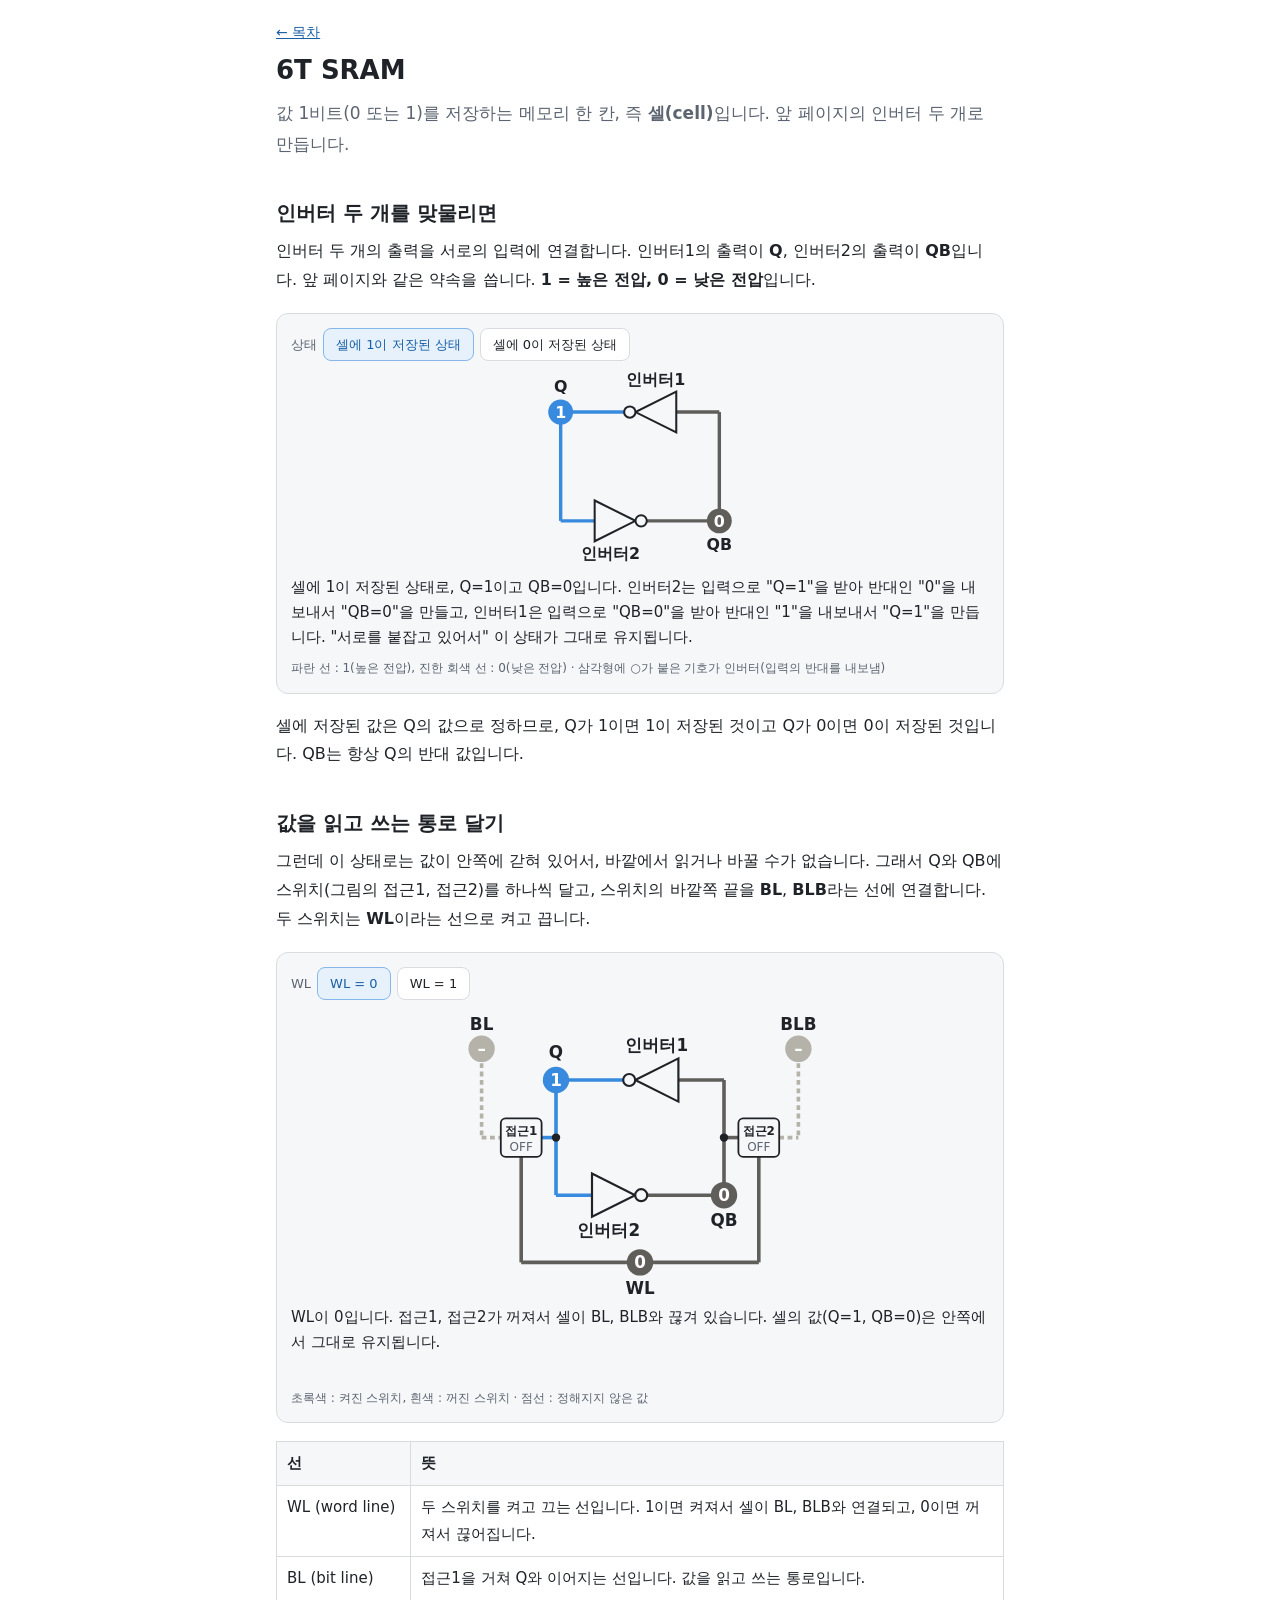
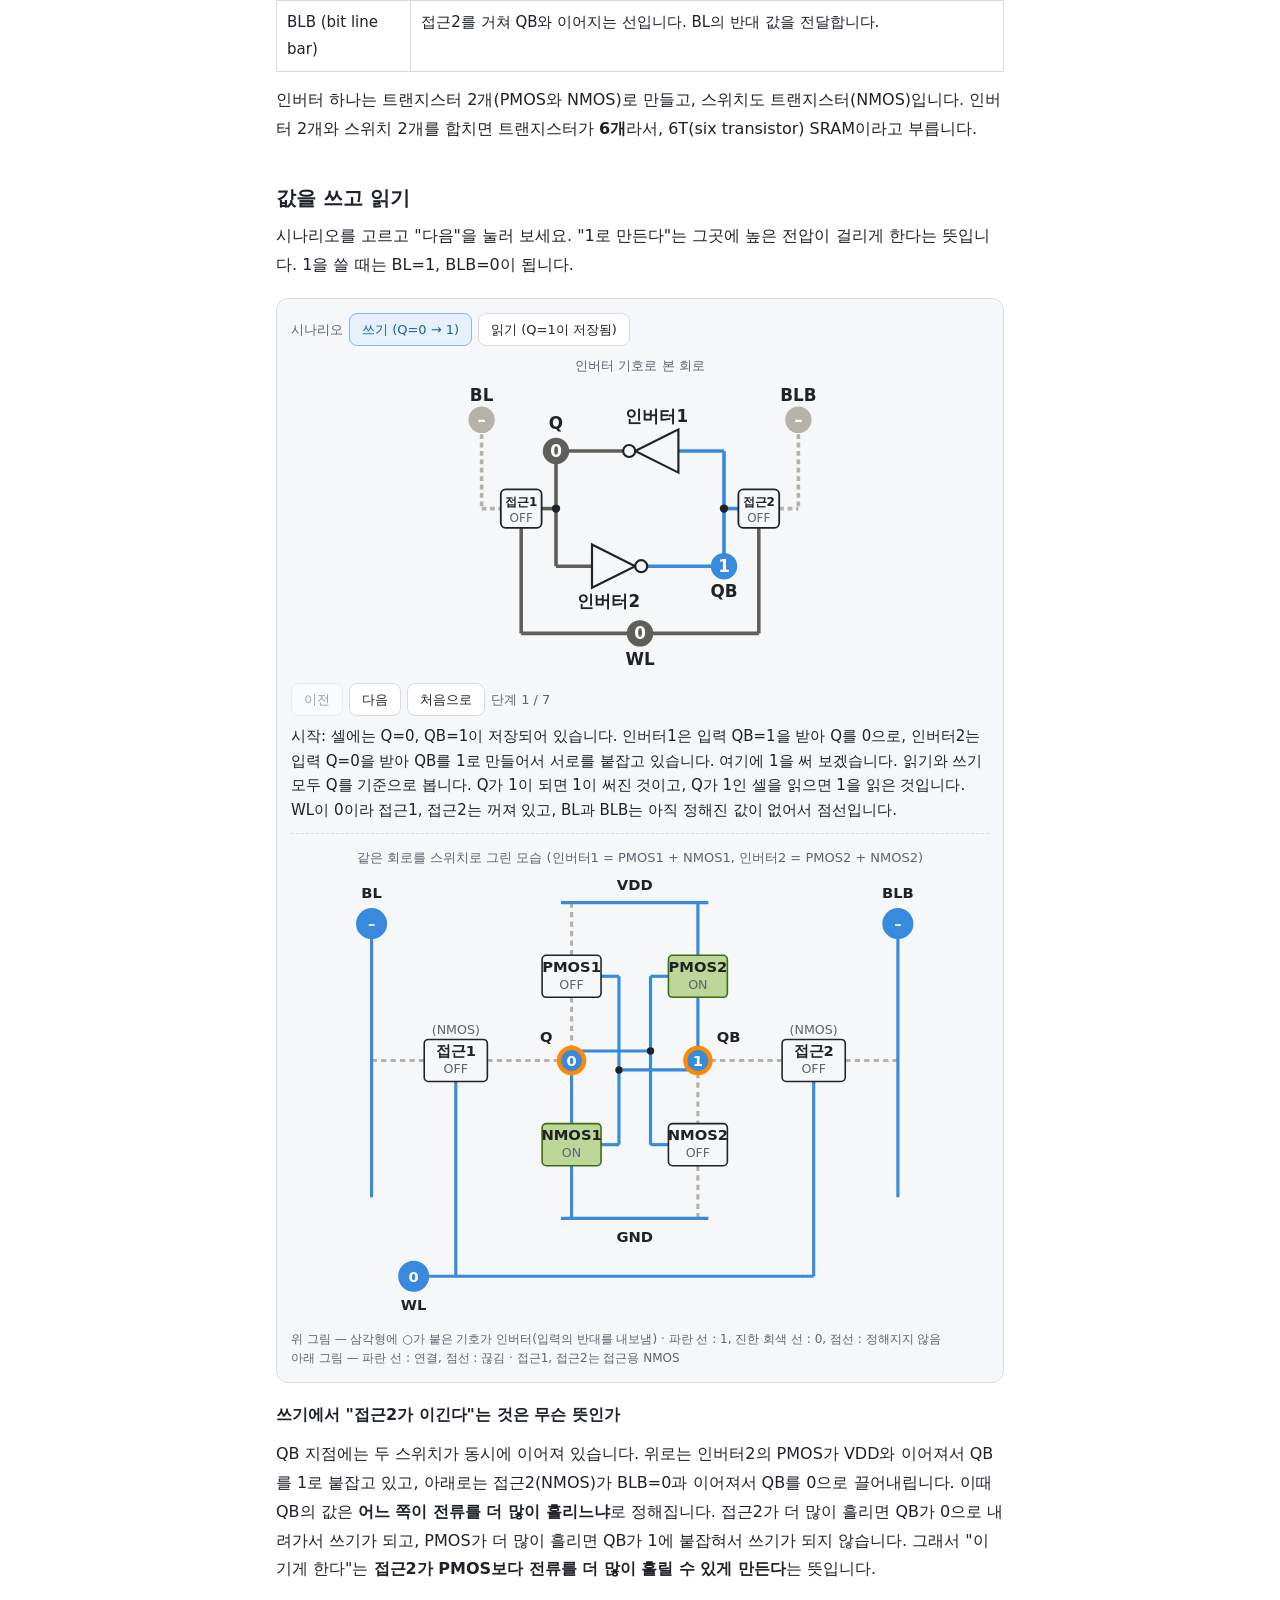
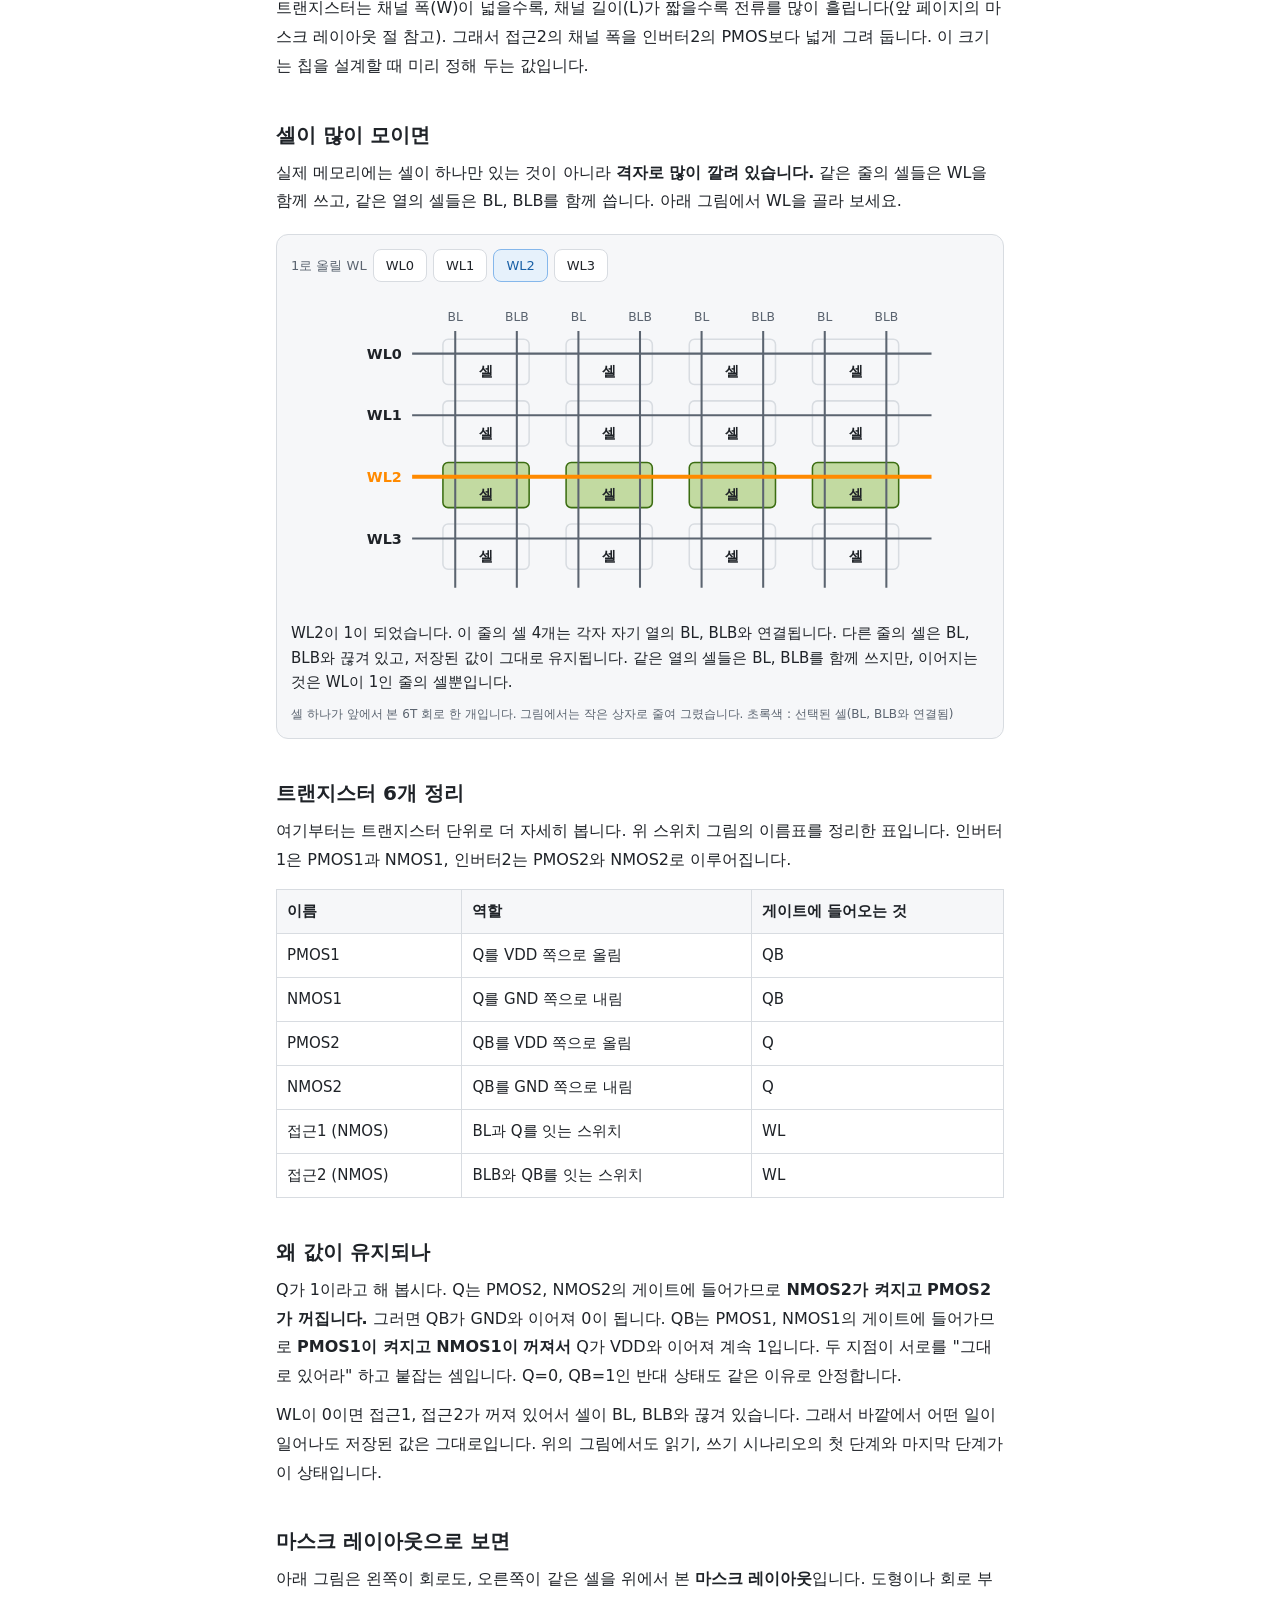
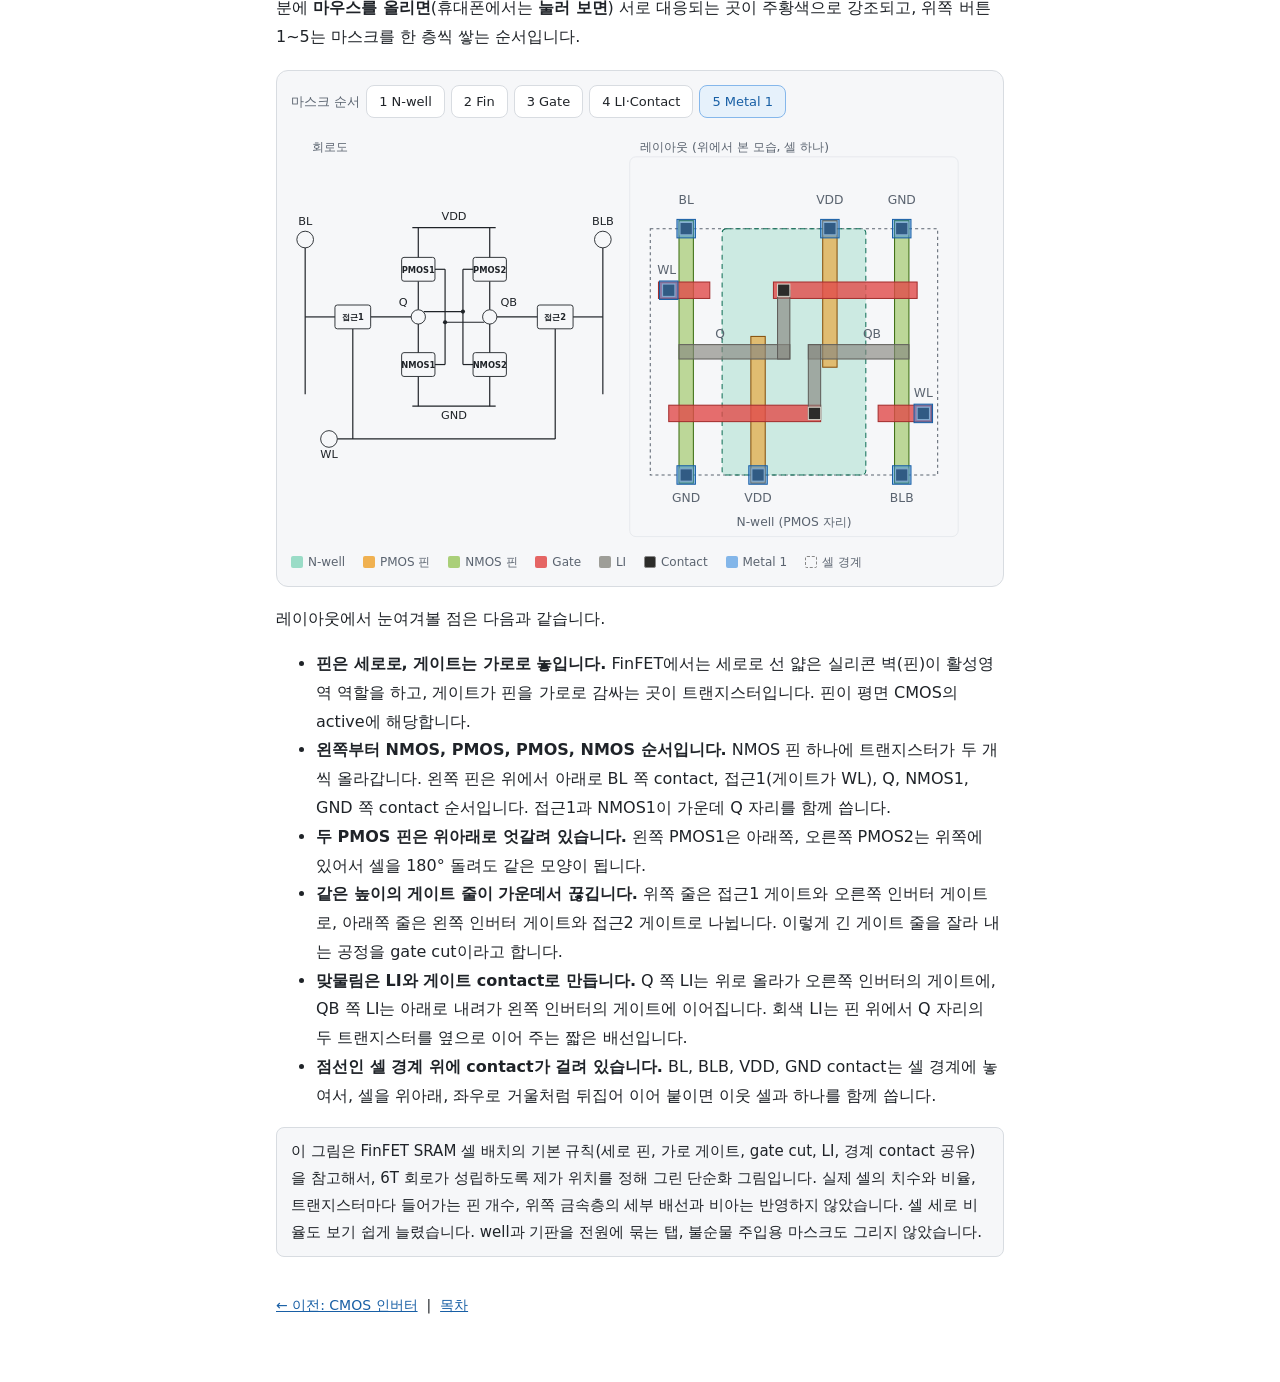
<file: sram.html>
<!doctype html>
<html lang="ko">
<head>
<meta charset="utf-8">
<meta name="viewport" content="width=device-width,initial-scale=1">
<title>6T SRAM | 반도체 회로 쉽게 이해하기</title>
<link rel="stylesheet" href="style.css">
<style>
.hl{opacity:0;pointer-events:none;transition:opacity .15s}
.hl.on{opacity:1}
.sg.on line,.sg.on circle:not(.dot),.sg.on path{stroke:#FF8A00;stroke-width:4}
.sg.on rect.bx{stroke:#FF8A00;stroke-width:4}
.sg.on line.ht{stroke:transparent;stroke-width:14px}
.hq{background:var(--accent-bg);color:var(--accent);font-weight:600}
.sw{display:inline-block;width:12px;height:12px;border-radius:2px;margin-right:5px;vertical-align:-2px}
</style>
</head>
<body>
<main>
<p class="nav"><a href="index.html">← 목차</a></p>
<h1>6T SRAM</h1>
<p class="lead">값 1비트(0 또는 1)를 저장하는 메모리 한 칸, 즉 <b>셀(cell)</b>입니다. 앞 페이지의 인버터 두 개로 만듭니다.</p>

<h2>인버터 두 개를 맞물리면</h2>
<p>인버터 두 개의 출력을 서로의 입력에 연결합니다. 인버터1의 출력이 <b>Q</b>, 인버터2의 출력이 <b>QB</b>입니다. 앞 페이지와 같은 약속을 씁니다. <b>1 = 높은 전압, 0 = 낮은 전압</b>입니다.</p>

<div class="fig" id="f1">
<div class="row"><span class="lab">상태</span><button data-q="1">셀에 1이 저장된 상태</button><button data-q="0">셀에 0이 저장된 상태</button></div>
<svg style="max-width:340px;margin:0 auto" viewBox="0 14 300 180" role="img" aria-label="인버터 두 개가 서로의 출력을 입력으로 받는 그림. 인버터1의 출력이 Q, 인버터2의 출력이 QB이다."></svg>
<div id="f1cap" class="cap" style="min-height:5.2em" aria-live="polite"></div>
<div class="legend">파란 선 : 1(높은 전압), 진한 회색 선 : 0(낮은 전압) · 삼각형에 ○가 붙은 기호가 인버터(입력의 반대를 내보냄)</div>
</div>

<p>셀에 저장된 값은 Q의 값으로 정하므로, Q가 1이면 1이 저장된 것이고 Q가 0이면 0이 저장된 것입니다. QB는 항상 Q의 반대 값입니다.</p>

<h2>값을 읽고 쓰는 통로 달기</h2>
<p>그런데 이 상태로는 값이 안쪽에 갇혀 있어서, 바깥에서 읽거나 바꿀 수가 없습니다. 그래서 Q와 QB에 스위치(그림의 접근1, 접근2)를 하나씩 달고, 스위치의 바깥쪽 끝을 <b>BL</b>, <b>BLB</b>라는 선에 연결합니다. 두 스위치는 <b>WL</b>이라는 선으로 켜고 끕니다.</p>

<div class="fig" id="f2">
<div class="row"><span class="lab">WL</span><button data-wl="0">WL = 0</button><button data-wl="1">WL = 1</button></div>
<svg style="max-width:360px;margin:0 auto" viewBox="0 -8 300 246" role="img" aria-label="인버터 두 개가 맞물린 셀의 양쪽에 접근1, 접근2 스위치가 달려 있고, 바깥쪽 끝이 BL, BLB에 이어진다. WL이 두 스위치를 켜고 끈다."></svg>
<div id="f2cap" class="cap" style="min-height:5.2em" aria-live="polite"></div>
<div class="legend">초록색 : 켜진 스위치, 흰색 : 꺼진 스위치 · 점선 : 정해지지 않은 값</div>
</div>

<table>
<tr><th>선</th><th>뜻</th></tr>
<tr><td>WL (word line)</td><td>두 스위치를 켜고 끄는 선입니다. 1이면 켜져서 셀이 BL, BLB와 연결되고, 0이면 꺼져서 끊어집니다.</td></tr>
<tr><td>BL (bit line)</td><td>접근1을 거쳐 Q와 이어지는 선입니다. 값을 읽고 쓰는 통로입니다.</td></tr>
<tr><td>BLB (bit line bar)</td><td>접근2를 거쳐 QB와 이어지는 선입니다. BL의 반대 값을 전달합니다.</td></tr>
</table>
<p>인버터 하나는 트랜지스터 2개(PMOS와 NMOS)로 만들고, 스위치도 트랜지스터(NMOS)입니다. 인버터 2개와 스위치 2개를 합치면 트랜지스터가 <b>6개</b>라서, 6T(six transistor) SRAM이라고 부릅니다.</p>

<h2>값을 쓰고 읽기</h2>
<p>시나리오를 고르고 "다음"을 눌러 보세요. "1로 만든다"는 그곳에 높은 전압이 걸리게 한다는 뜻입니다. 1을 쓸 때는 BL=1, BLB=0이 됩니다.</p>

<div class="fig" id="sr">
<div class="row"><span class="lab">시나리오</span><button data-sc="b">쓰기 (Q=0 → 1)</button><button data-sc="a">읽기 (Q=1이 저장됨)</button></div>
<div class="lab" style="text-align:center;margin:6px 0 2px">인버터 기호로 본 회로</div>
<svg id="iv" style="max-width:360px;margin:0 auto" viewBox="0 -8 300 246" role="img" aria-label="6T SRAM을 인버터 기호로 그린 그림. 인버터 두 개가 서로의 출력을 입력으로 받고, 양쪽의 접근 스위치가 BL, BLB와 이어 준다."></svg>
<div class="row" style="margin-top:8px"><button id="pv">이전</button><button id="nx">다음</button><button id="rs">처음으로</button><span id="ct" class="lab"></span></div>
<div id="cap" class="cap" style="min-height:6.5em" aria-live="polite"></div>
<div class="lab" style="text-align:center;margin:10px 0 2px;padding-top:12px;border-top:1px dashed var(--border)">같은 회로를 스위치로 그린 모습 (인버터1 = PMOS1 + NMOS1, 인버터2 = PMOS2 + NMOS2)</div>
<svg style="max-width:600px;margin:0 auto" viewBox="80 20 570 430" role="img" aria-label="6T SRAM을 스위치로 그린 그림. 가운데에 인버터 두 개가 서로 맞물려 있고, 양쪽의 접근1과 접근2가 Q와 BL, QB와 BLB를 이어 준다. 파란 선은 연결된 구간이고 점선은 끊긴 구간이다.">
<g id="sg"></g>
</svg>
<div class="legend">위 그림 — 삼각형에 ○가 붙은 기호가 인버터(입력의 반대를 내보냄) · 파란 선 : 1, 진한 회색 선 : 0, 점선 : 정해지지 않음<br>아래 그림 — 파란 선 : 연결, 점선 : 끊김 · 접근1, 접근2는 접근용 NMOS</div>
</div>

<p><b>쓰기에서 "접근2가 이긴다"는 것은 무슨 뜻인가</b></p>
<p>QB 지점에는 두 스위치가 동시에 이어져 있습니다. 위로는 인버터2의 PMOS가 VDD와 이어져서 QB를 1로 붙잡고 있고, 아래로는 접근2(NMOS)가 BLB=0과 이어져서 QB를 0으로 끌어내립니다. 이때 QB의 값은 <b>어느 쪽이 전류를 더 많이 흘리느냐</b>로 정해집니다. 접근2가 더 많이 흘리면 QB가 0으로 내려가서 쓰기가 되고, PMOS가 더 많이 흘리면 QB가 1에 붙잡혀서 쓰기가 되지 않습니다. 그래서 "이기게 한다"는 <b>접근2가 PMOS보다 전류를 더 많이 흘릴 수 있게 만든다</b>는 뜻입니다.</p>
<p>트랜지스터는 채널 폭(W)이 넓을수록, 채널 길이(L)가 짧을수록 전류를 많이 흘립니다(앞 페이지의 마스크 레이아웃 절 참고). 그래서 접근2의 채널 폭을 인버터2의 PMOS보다 넓게 그려 둡니다. 이 크기는 칩을 설계할 때 미리 정해 두는 값입니다.</p>

<h2>셀이 많이 모이면</h2>
<p>실제 메모리에는 셀이 하나만 있는 것이 아니라 <b>격자로 많이 깔려 있습니다.</b> 같은 줄의 셀들은 WL을 함께 쓰고, 같은 열의 셀들은 BL, BLB를 함께 씁니다. 아래 그림에서 WL을 골라 보세요.</p>

<div class="fig" id="arr">
<div class="row"><span class="lab">1로 올릴 WL</span><button data-w="0">WL0</button><button data-w="1">WL1</button><button data-w="2">WL2</button><button data-w="3">WL3</button></div>
<svg viewBox="0 0 680 320" role="img" aria-label="셀 16개가 4줄 4열 격자로 놓인 그림. 줄마다 WL이 가로로 지나가고, 열마다 BL과 BLB가 세로로 지나간다. 고른 WL의 줄에 있는 셀만 초록색으로 선택된다."></svg>
<div id="arrcap" class="cap" style="min-height:5.2em" aria-live="polite"></div>
<div class="legend">셀 하나가 앞에서 본 6T 회로 한 개입니다. 그림에서는 작은 상자로 줄여 그렸습니다. 초록색 : 선택된 셀(BL, BLB와 연결됨)</div>
</div>

<h2>트랜지스터 6개 정리</h2>
<p>여기부터는 트랜지스터 단위로 더 자세히 봅니다. 위 스위치 그림의 이름표를 정리한 표입니다. 인버터1은 PMOS1과 NMOS1, 인버터2는 PMOS2와 NMOS2로 이루어집니다.</p>
<table>
<tr><th>이름</th><th>역할</th><th>게이트에 들어오는 것</th></tr>
<tr><td>PMOS1</td><td>Q를 VDD 쪽으로 올림</td><td>QB</td></tr>
<tr><td>NMOS1</td><td>Q를 GND 쪽으로 내림</td><td>QB</td></tr>
<tr><td>PMOS2</td><td>QB를 VDD 쪽으로 올림</td><td>Q</td></tr>
<tr><td>NMOS2</td><td>QB를 GND 쪽으로 내림</td><td>Q</td></tr>
<tr><td>접근1 (NMOS)</td><td>BL과 Q를 잇는 스위치</td><td>WL</td></tr>
<tr><td>접근2 (NMOS)</td><td>BLB와 QB를 잇는 스위치</td><td>WL</td></tr>
</table>

<h2>왜 값이 유지되나</h2>
<p>Q가 1이라고 해 봅시다. Q는 PMOS2, NMOS2의 게이트에 들어가므로 <b>NMOS2가 켜지고 PMOS2가 꺼집니다.</b> 그러면 QB가 GND와 이어져 0이 됩니다. QB는 PMOS1, NMOS1의 게이트에 들어가므로 <b>PMOS1이 켜지고 NMOS1이 꺼져서</b> Q가 VDD와 이어져 계속 1입니다. 두 지점이 서로를 "그대로 있어라" 하고 붙잡는 셈입니다. Q=0, QB=1인 반대 상태도 같은 이유로 안정합니다.</p>
<p>WL이 0이면 접근1, 접근2가 꺼져 있어서 셀이 BL, BLB와 끊겨 있습니다. 그래서 바깥에서 어떤 일이 일어나도 저장된 값은 그대로입니다. 위의 그림에서도 읽기, 쓰기 시나리오의 첫 단계와 마지막 단계가 이 상태입니다.</p>

<h2>마스크 레이아웃으로 보면</h2>
<p>아래 그림은 왼쪽이 회로도, 오른쪽이 같은 셀을 위에서 본 <b>마스크 레이아웃</b>입니다. 도형이나 회로 부분에 <b>마우스를 올리면</b>(휴대폰에서는 <b>눌러 보면</b>) 서로 대응되는 곳이 주황색으로 강조되고, 위쪽 버튼 1~5는 마스크를 한 층씩 쌓는 순서입니다.</p>

<div class="fig" id="lay">
<div class="row"><span class="lab">마스크 순서</span><button data-s="1">1 N-well</button><button data-s="2">2 Fin</button><button data-s="3">3 Gate</button><button data-s="4">4 LI·Contact</button><button data-s="5">5 Metal 1</button></div>
<svg viewBox="0 0 680 410" role="img" aria-label="6T SRAM의 회로도와 FinFET 마스크 레이아웃을 나란히 보여 주는 그림">
<text class="ts" x="20" y="24">회로도</text>
<text class="ts" x="340" y="24">레이아웃 (위에서 본 모습, 셀 하나)</text>
<g id="mg" transform="translate(-50,70) scale(0.58)"></g>

<rect x="330" y="30" width="320" height="370" rx="6" fill="var(--card)" stroke="var(--border)" stroke-width="0.5"/>
<rect x="350" y="100" width="280" height="240" fill="none" stroke="var(--muted)" stroke-width="1" stroke-dasharray="3 3"/>
<g id="L1"><rect x="420" y="100" width="140" height="240" rx="4" fill="#5DCAA5" fill-opacity="0.28" stroke="#0F6E56" stroke-width="1" stroke-dasharray="5 4"/></g>
<g id="L2"><g fill-opacity="0.6" stroke-width="1"><rect x="378" y="92" width="14" height="256" fill="#97C459" stroke="#3B6D11"/><rect x="588" y="92" width="14" height="256" fill="#97C459" stroke="#3B6D11"/><rect x="448" y="205" width="14" height="143" fill="#EF9F27" stroke="#854F0B"/><rect x="518" y="92" width="14" height="143" fill="#EF9F27" stroke="#854F0B"/></g></g>
<g id="L3" fill="#E24B4A" fill-opacity="0.8" stroke="#A32D2D" stroke-width="1"><rect x="358" y="152" width="50" height="16"/><rect x="470" y="152" width="140" height="16"/><rect x="368" y="272" width="148" height="16"/><rect x="572" y="272" width="52" height="16"/></g>
<g id="L4"><g fill="#888780" fill-opacity="0.65" stroke="#5F5E5A" stroke-width="1"><rect x="378" y="213" width="108" height="14"/><rect x="474" y="160" width="12" height="67"/><rect x="504" y="213" width="98" height="14"/><rect x="504" y="213" width="12" height="73"/></g>
<g fill="#2C2C2A" stroke="#D3D1C7" stroke-width="1"><rect x="379" y="94" width="12" height="12"/><rect x="519" y="94" width="12" height="12"/><rect x="589" y="94" width="12" height="12"/><rect x="379" y="334" width="12" height="12"/><rect x="449" y="334" width="12" height="12"/><rect x="589" y="334" width="12" height="12"/><rect x="474" y="154" width="12" height="12"/><rect x="504" y="274" width="12" height="12"/><rect x="362" y="154" width="12" height="12"/><rect x="610" y="274" width="12" height="12"/></g></g>
<g id="L5" fill="#378ADD" fill-opacity="0.5" stroke="#185FA5" stroke-width="1"><rect x="376" y="91" width="18" height="18"/><rect x="516" y="91" width="18" height="18"/><rect x="586" y="91" width="18" height="18"/><rect x="376" y="331" width="18" height="18"/><rect x="446" y="331" width="18" height="18"/><rect x="586" y="331" width="18" height="18"/><rect x="359" y="151" width="18" height="18"/><rect x="607" y="271" width="18" height="18"/></g>

<text class="ts" x="385" y="76" text-anchor="middle">BL</text><text class="ts" x="525" y="76" text-anchor="middle">VDD</text><text class="ts" x="595" y="76" text-anchor="middle">GND</text>
<text class="ts" x="385" y="366" text-anchor="middle">GND</text><text class="ts" x="455" y="366" text-anchor="middle">VDD</text><text class="ts" x="595" y="366" text-anchor="middle">BLB</text>
<text class="ts" x="366" y="144" text-anchor="middle">WL</text><text class="ts" x="616" y="264" text-anchor="middle">WL</text>
<text class="ts" x="418" y="207" text-anchor="middle">Q</text><text class="ts" x="566" y="207" text-anchor="middle">QB</text>
<text class="ts" x="490" y="390" text-anchor="middle">N-well (PMOS 자리)</text>

<g id="lh">
<rect class="hl" data-hl="pg1" x="370" y="146" width="30" height="28" fill="none" stroke="#FF8A00" stroke-width="2.5"/>
<rect class="hl" data-hl="pd1" x="370" y="266" width="30" height="28" fill="none" stroke="#FF8A00" stroke-width="2.5"/>
<rect class="hl" data-hl="pu1" x="440" y="266" width="30" height="28" fill="none" stroke="#FF8A00" stroke-width="2.5"/>
<rect class="hl" data-hl="pu2" x="510" y="146" width="30" height="28" fill="none" stroke="#FF8A00" stroke-width="2.5"/>
<rect class="hl" data-hl="pd2" x="580" y="146" width="30" height="28" fill="none" stroke="#FF8A00" stroke-width="2.5"/>
<rect class="hl" data-hl="pg2" x="580" y="266" width="30" height="28" fill="none" stroke="#FF8A00" stroke-width="2.5"/>
<rect class="hl" data-hl="wl" x="355" y="148" width="56" height="24" fill="none" stroke="#FF8A00" stroke-width="2.5"/>
<rect class="hl" data-hl="wl" x="569" y="268" width="58" height="24" fill="none" stroke="#FF8A00" stroke-width="2.5"/>
<rect class="hl" data-hl="bl" x="373" y="88" width="24" height="24" fill="none" stroke="#FF8A00" stroke-width="2.5"/>
<rect class="hl" data-hl="blb" x="583" y="328" width="24" height="24" fill="none" stroke="#FF8A00" stroke-width="2.5"/>
<rect class="hl" data-hl="q" x="375" y="210" width="114" height="20" fill="none" stroke="#FF8A00" stroke-width="2.5"/>
<rect class="hl" data-hl="q" x="471" y="151" width="18" height="79" fill="none" stroke="#FF8A00" stroke-width="2.5"/>
<rect class="hl" data-hl="qb" x="501" y="210" width="104" height="20" fill="none" stroke="#FF8A00" stroke-width="2.5"/>
<rect class="hl" data-hl="qb" x="501" y="210" width="18" height="82" fill="none" stroke="#FF8A00" stroke-width="2.5"/>
<rect class="hl" data-hl="vdd" x="513" y="88" width="24" height="24" fill="none" stroke="#FF8A00" stroke-width="2.5"/>
<rect class="hl" data-hl="vdd" x="443" y="328" width="24" height="24" fill="none" stroke="#FF8A00" stroke-width="2.5"/>
<rect class="hl" data-hl="gnd" x="583" y="88" width="24" height="24" fill="none" stroke="#FF8A00" stroke-width="2.5"/>
<rect class="hl" data-hl="gnd" x="373" y="328" width="24" height="24" fill="none" stroke="#FF8A00" stroke-width="2.5"/>
</g>
<g fill="transparent">
<rect data-k="pg1" x="370" y="146" width="30" height="28"/>
<rect data-k="pd1" x="370" y="266" width="30" height="28"/>
<rect data-k="pu1" x="440" y="266" width="30" height="28"/>
<rect data-k="pu2" x="510" y="146" width="30" height="28"/>
<rect data-k="pd2" x="580" y="146" width="30" height="28"/>
<rect data-k="pg2" x="580" y="266" width="30" height="28"/>
<rect data-k="wl" x="355" y="148" width="14" height="24"/>
<rect data-k="wl" x="610" y="268" width="17" height="24"/>
<rect data-k="bl" x="373" y="88" width="24" height="24"/>
<rect data-k="blb" x="583" y="328" width="24" height="24"/>
<rect data-k="q" x="375" y="210" width="60" height="20"/>
<rect data-k="q" x="471" y="151" width="18" height="79"/>
<rect data-k="qb" x="540" y="210" width="65" height="20"/>
<rect data-k="qb" x="501" y="232" width="18" height="60"/>
<rect data-k="vdd" x="513" y="88" width="24" height="24"/>
<rect data-k="vdd" x="443" y="328" width="24" height="24"/>
<rect data-k="gnd" x="583" y="88" width="24" height="24"/>
<rect data-k="gnd" x="373" y="328" width="24" height="24"/>
</g>
</svg>
<div class="legend">
<span style="margin-right:14px"><i class="sw" style="background:#5DCAA5;opacity:.6"></i>N-well</span>
<span style="margin-right:14px"><i class="sw" style="background:#EF9F27;opacity:.8"></i>PMOS 핀</span>
<span style="margin-right:14px"><i class="sw" style="background:#97C459;opacity:.8"></i>NMOS 핀</span>
<span style="margin-right:14px"><i class="sw" style="background:#E24B4A;opacity:.85"></i>Gate</span>
<span style="margin-right:14px"><i class="sw" style="background:#888780;opacity:.8"></i>LI</span>
<span style="margin-right:14px"><i class="sw" style="background:#2C2C2A;border:1px solid #888"></i>Contact</span>
<span style="margin-right:14px"><i class="sw" style="background:#378ADD;opacity:.6"></i>Metal 1</span>
<span><i class="sw" style="border:1px dashed #888"></i>셀 경계</span>
</div>
</div>

<p>레이아웃에서 눈여겨볼 점은 다음과 같습니다.</p>
<ul>
<li><b>핀은 세로로, 게이트는 가로로 놓입니다.</b> FinFET에서는 세로로 선 얇은 실리콘 벽(핀)이 활성영역 역할을 하고, 게이트가 핀을 가로로 감싸는 곳이 트랜지스터입니다. 핀이 평면 CMOS의 active에 해당합니다.</li>
<li><b>왼쪽부터 NMOS, PMOS, PMOS, NMOS 순서입니다.</b> NMOS 핀 하나에 트랜지스터가 두 개씩 올라갑니다. 왼쪽 핀은 위에서 아래로 BL 쪽 contact, 접근1(게이트가 WL), Q, NMOS1, GND 쪽 contact 순서입니다. 접근1과 NMOS1이 가운데 Q 자리를 함께 씁니다.</li>
<li><b>두 PMOS 핀은 위아래로 엇갈려 있습니다.</b> 왼쪽 PMOS1은 아래쪽, 오른쪽 PMOS2는 위쪽에 있어서 셀을 180° 돌려도 같은 모양이 됩니다.</li>
<li><b>같은 높이의 게이트 줄이 가운데서 끊깁니다.</b> 위쪽 줄은 접근1 게이트와 오른쪽 인버터 게이트로, 아래쪽 줄은 왼쪽 인버터 게이트와 접근2 게이트로 나뉩니다. 이렇게 긴 게이트 줄을 잘라 내는 공정을 gate cut이라고 합니다.</li>
<li><b>맞물림은 LI와 게이트 contact로 만듭니다.</b> Q 쪽 LI는 위로 올라가 오른쪽 인버터의 게이트에, QB 쪽 LI는 아래로 내려가 왼쪽 인버터의 게이트에 이어집니다. 회색 LI는 핀 위에서 Q 자리의 두 트랜지스터를 옆으로 이어 주는 짧은 배선입니다.</li>
<li><b>점선인 셀 경계 위에 contact가 걸려 있습니다.</b> BL, BLB, VDD, GND contact는 셀 경계에 놓여서, 셀을 위아래, 좌우로 거울처럼 뒤집어 이어 붙이면 이웃 셀과 하나를 함께 씁니다.</li>
</ul>
<div class="note">이 그림은 FinFET SRAM 셀 배치의 기본 규칙(세로 핀, 가로 게이트, gate cut, LI, 경계 contact 공유)을 참고해서, 6T 회로가 성립하도록 제가 위치를 정해 그린 단순화 그림입니다. 실제 셀의 치수와 비율, 트랜지스터마다 들어가는 핀 개수, 위쪽 금속층의 세부 배선과 비아는 반영하지 않았습니다. 셀 세로 비율도 보기 쉽게 늘렸습니다. well과 기판을 전원에 묶는 탭, 불순물 주입용 마스크도 그리지 않았습니다.</div>

<p class="nav" style="margin-top:36px"><a href="inverter.html">← 이전: CMOS 인버터</a> &nbsp;|&nbsp; <a href="index.html">목차</a></p>
</main>

<script>
/* 회로도(스위치 그림)를 만드는 공통 함수: mode 'step'은 단계 그림, 'hov'는 레이아웃 옆 회로도 */
var WIRES=[
['q1',300,50,300,100,'vdd','pu1'],['q2',300,140,300,188,'q','pu1'],['q3',300,212,300,260,'q','pd1'],['q4',300,300,300,350,'gnd','pd1'],
['r1',420,50,420,100,'vdd','pu2'],['r2',420,140,420,188,'qb','pu2'],['r3',420,212,420,260,'qb','pd2'],['r4',420,300,420,350,'gnd','pd2'],
['vr',290,50,430,50,'vdd',0],['gr',290,350,430,350,'gnd',0],
['gA1',328,120,345,120,'qb',0],['gA2',328,280,345,280,'qb',0],['gA',345,120,345,280,'qb',0],
['gB1',392,120,375,120,'q',0],['gB2',392,280,375,280,'q',0],['gB',375,120,375,280,'q',0],
['wQ',309,191,375,191,'q',0],['wQB',411,209,345,209,'qb',0],
['pa',110,200,160,200,'bl','pg'],['pb',220,200,288,200,'q','pg'],
['pc',432,200,500,200,'qb','pg'],['pd',560,200,610,200,'blb','pg'],
['bl',110,84,110,330,'bl',0],['blb',610,84,610,330,'blb',0],
['wg1',190,220,190,405,'wl',0],['wg2',530,220,530,405,'wl',0],['wl',164,405,530,405,'wl',0]
];
var BOXES=[['bPU1',272,100,'PMOS1','pu1'],['bPD1',272,260,'NMOS1','pd1'],['bPU2',392,100,'PMOS2','pu2'],['bPD2',392,260,'NMOS2','pd2'],['bPG1',160,180,'접근1','pg1'],['bPG2',500,180,'접근2','pg2']];
var CIRC=[['cQ',300,200,12,'q'],['cQB',420,200,12,'qb'],['cBL',110,70,14,'bl'],['cBLB',610,70,14,'blb'],['cWL',150,405,14,'wl']];
function SCH(P,hov){
var G={},out='';
function add(t,s){if(hov){(G[t]=G[t]||[]).push(s)}else{out+=s}}
WIRES.forEach(function(w){
var s='<line '+(hov?'':'id="'+P+w[0]+'" ')+'x1="'+w[1]+'" y1="'+w[2]+'" x2="'+w[3]+'" y2="'+w[4]+'" stroke-width="'+(hov?2:3)+'"'+(hov?' stroke="var(--fg)"':'')+'/>';
if(hov)s+='<line class="ht" x1="'+w[1]+'" y1="'+w[2]+'" x2="'+w[3]+'" y2="'+w[4]+'" stroke="transparent" stroke-width="14"/>';
add(w[5],s)});
add('q','<circle class="dot" cx="375" cy="191" r="3.5" fill="var(--fg)"/>');
add('qb','<circle class="dot" cx="345" cy="209" r="3.5" fill="var(--fg)"/>');
BOXES.forEach(function(b){
var s='<rect '+(hov?'class="bx" ':'id="'+P+b[0]+'" ')+'x="'+b[1]+'" y="'+b[2]+'" width="'+(b[0].indexOf('PG')>0?60:56)+'" height="40" rx="4" stroke-width="1.5"'+(hov?' fill="var(--card)" stroke="var(--fg)"':'')+'/>';
var cx=b[1]+(b[0].indexOf('PG')>0?30:28);
if(hov){s+='<text x="'+cx+'" y="'+(b[2]+26)+'" text-anchor="middle" style="font-size:14px;font-weight:600;fill:var(--fg)">'+b[3]+'</text>'}
else{s+='<text class="th" x="'+cx+'" y="'+(b[2]+16)+'" text-anchor="middle">'+b[3]+'</text><text id="'+P+'t'+b[0]+'" class="ts" x="'+cx+'" y="'+(b[2]+32)+'" text-anchor="middle"></text>'+(b[0].indexOf('PG')>0?'<text class="ts" x="'+cx+'" y="'+(b[2]-5)+'" text-anchor="middle">(NMOS)</text>':'')}
add(b[4],s)});
CIRC.forEach(function(c){
var s='<circle '+(hov?'':'id="'+P+c[0]+'" ')+'cx="'+c[1]+'" cy="'+c[2]+'" r="'+c[3]+'" stroke-width="1.5"'+(hov?' fill="var(--card)" stroke="var(--fg)"':'')+'/>';
if(!hov)s+='<text id="'+P+'n'+c[0]+'" class="th" x="'+c[1]+'" y="'+(c[2]+5)+'" text-anchor="middle" style="fill:#fff"></text>';
add(c[4],s)});
function T(x,y,a,t,cls){var st=hov?' style="font-size:19px;fill:var(--fg)"':'';return '<text'+(hov?'':' class="'+cls+'"')+' x="'+x+'" y="'+y+'" text-anchor="'+a+'"'+st+'>'+t+'</text>'}
add('vdd',T(360,38,'middle','VDD','th'));add('gnd',T(360,372,'middle','GND','th'));
add('q',T(282,182,'end','Q','th'));add('qb',T(438,182,'start','QB','th'));
add('bl',T(110,46,'middle','BL','th'));add('blb',T(610,46,'middle','BLB','th'));add('wl',T(150,437,'middle','WL','th'));
if(!hov)return out;
Object.keys(G).forEach(function(k){out+='<g class="sg" data-k="'+k+'">'+G[k].join('')+'</g>'});
return out}

/* ---- 셀 격자 그림 ---- */
(function(){
var root=document.getElementById('arr'),svg=root.querySelector('svg'),sel=2;
var CX=[190,310,430,550],RY=[70,130,190,250];
function draw(){
var o='';
RY.forEach(function(y,i){var on=i===sel;
CX.forEach(function(x){o+='<rect x="'+(x-42)+'" y="'+(y-22)+'" width="84" height="44" rx="5" fill="'+(on?'#97C459':'var(--card)')+'" fill-opacity="'+(on?'0.55':'1')+'" stroke="'+(on?'#3B6D11':'var(--border)')+'" stroke-width="1.5"/><text class="th" x="'+x+'" y="'+(y+14)+'" text-anchor="middle">셀</text>'})});
CX.forEach(function(x){
o+='<line x1="'+(x-30)+'" y1="40" x2="'+(x-30)+'" y2="290" stroke="var(--muted)" stroke-width="2"/><line x1="'+(x+30)+'" y1="40" x2="'+(x+30)+'" y2="290" stroke="var(--muted)" stroke-width="2"/>';
o+='<text class="ts" x="'+(x-30)+'" y="30" text-anchor="middle">BL</text><text class="ts" x="'+(x+30)+'" y="30" text-anchor="middle">BLB</text>'});
RY.forEach(function(y,i){var on=i===sel;
o+='<line x1="118" y1="'+(y-8)+'" x2="624" y2="'+(y-8)+'" stroke="'+(on?'#FF8A00':'var(--muted)')+'" stroke-width="'+(on?4:2)+'"/>';
o+='<text class="th" x="108" y="'+(y-3)+'" text-anchor="end" style="'+(on?'fill:#FF8A00':'')+'">WL'+i+'</text>';
o+='<rect data-r="'+i+'" x="100" y="'+(y-24)+'" width="530" height="48" fill="transparent" style="cursor:pointer"/>'});
svg.innerHTML=o;
svg.querySelectorAll('[data-r]').forEach(function(r){r.addEventListener('click',function(){sel=+r.getAttribute('data-r');draw()})});
root.querySelectorAll('button[data-w]').forEach(function(b){var a=+b.getAttribute('data-w')===sel;b.style.background=a?'var(--accent-bg)':'';b.style.color=a?'var(--accent)':'';b.style.borderColor=a?'var(--accent-border)':''});
root.querySelector('#arrcap').textContent='WL'+sel+'이 1이 되었습니다. 이 줄의 셀 4개는 각자 자기 열의 BL, BLB와 연결됩니다. 다른 줄의 셀은 BL, BLB와 끊겨 있고, 저장된 값이 그대로 유지됩니다. 같은 열의 셀들은 BL, BLB를 함께 쓰지만, 이어지는 것은 WL이 1인 줄의 셀뿐입니다.'}
root.querySelectorAll('button[data-w]').forEach(function(b){b.addEventListener('click',function(){sel=+b.getAttribute('data-w');draw()})});
draw();
})();

/* 인버터 기호로 그린 6T 그림 */
function INV(s,acc){
var A=acc!==false;
function c(v){return v===1?'#378ADD':v===0?'#5F5E5A':v==='↓'?'#85B7EB':'#B4B2A9'}
function d(v){return (v===1||v===0)?'':' stroke-dasharray="4 3"'}
function L(x1,y1,x2,y2,v){return '<line x1="'+x1+'" y1="'+y1+'" x2="'+x2+'" y2="'+y2+'" stroke="'+c(v)+'" stroke-width="3"'+d(v)+'/>'}
function N(x,y,v){return '<circle cx="'+x+'" cy="'+y+'" r="11" fill="'+c(v)+'"/><text x="'+x+'" y="'+(y+5)+'" text-anchor="middle" class="th" style="fill:#fff">'+v+'</text>'}
function T(x,y,t,a){return '<text class="th" x="'+x+'" y="'+y+'" text-anchor="'+(a||'middle')+'">'+t+'</text>'}
var q=s.q,qb=s.qb,bl=s.bl,blb=s.blb,wl=s.wl,on=wl===1,o='';
o+=L(220,52,220,148,qb)+L(220,52,182,52,qb)+L(220,148,156,148,qb);
o+=L(80,52,80,148,q)+L(136,52,80,52,q)+L(110,148,80,148,q);
if(A){
o+=L(18,38,18,100,bl)+L(18,100,34,100,bl)+L(68,100,80,100,q);
o+=L(282,38,282,100,blb)+L(266,100,282,100,blb)+L(220,100,232,100,qb);
o+=L(51,116,51,204,wl)+L(249,116,249,204,wl)+L(51,204,249,204,wl)}
var F='stroke="var(--fg)" stroke-width="1.8" fill="var(--card)"';
o+='<polygon points="182,34 182,70 146,52" '+F+'/><circle cx="141" cy="52" r="5" '+F+'/>';
o+='<polygon points="110,130 110,166 146,148" '+F+'/><circle cx="151" cy="148" r="5" '+F+'/>';
if(A){
o+='<circle cx="80" cy="100" r="3.5" fill="var(--fg)"/><circle cx="220" cy="100" r="3.5" fill="var(--fg)"/>';
[[34,'접근1'],[232,'접근2']].forEach(function(b){
o+='<rect x="'+b[0]+'" y="84" width="34" height="32" rx="4" fill="'+(on?'#97C459':'var(--card)')+'" fill-opacity="'+(on?'0.6':'1')+'" stroke="'+(on?'#3B6D11':'var(--fg)')+'" stroke-width="1.5"/>';
o+='<text x="'+(b[0]+17)+'" y="98" text-anchor="middle" class="th" style="font-size:10px">'+b[1]+'</text><text x="'+(b[0]+17)+'" y="111" text-anchor="middle" class="ts" style="font-size:10px">'+(on?'ON':'OFF')+'</text>'})}
o+=N(80,52,q)+N(220,148,qb);
if(A)o+=N(18,26,bl)+N(282,26,blb)+N(150,204,wl);
o+=T(80,34,'Q')+T(220,174,'QB')+T(164,28,'인버터1')+T(124,182,'인버터2');
if(A)o+=T(18,10,'BL')+T(282,10,'BLB')+T(150,230,'WL');
return o}

/* ---- 처음 두 그림: 맞물린 인버터, 읽고 쓰는 통로 ---- */
(function(){
function act(root,sel,val){root.querySelectorAll('button['+sel+']').forEach(function(b){var a=+b.getAttribute(sel)===val;b.style.background=a?'var(--accent-bg)':'';b.style.color=a?'var(--accent)':'';b.style.borderColor=a?'var(--accent-border)':''})}
var r1=document.getElementById('f1'),s1=r1.querySelector('svg'),q=1;
function d1(){
s1.innerHTML=INV({q:q,qb:1-q},false);act(r1,'data-q',q);
r1.querySelector('#f1cap').textContent=q===1?
'셀에 1이 저장된 상태로, Q=1이고 QB=0입니다. 인버터2는 입력으로 "Q=1"을 받아 반대인 "0"을 내보내서 "QB=0"을 만들고, 인버터1은 입력으로 "QB=0"을 받아 반대인 "1"을 내보내서 "Q=1"을 만듭니다. "서로를 붙잡고 있어서" 이 상태가 그대로 유지됩니다.':
'셀에 0이 저장된 상태로, Q=0이고 QB=1입니다. 인버터2는 입력으로 "Q=0"을 받아 반대인 "1"을 내보내서 "QB=1"을 만들고, 인버터1은 입력으로 "QB=1"을 받아 반대인 "0"을 내보내서 "Q=0"을 만듭니다. "서로를 붙잡고 있어서" 이 상태도 그대로 유지됩니다.'}
r1.querySelectorAll('button[data-q]').forEach(function(b){b.addEventListener('click',function(){q=+b.getAttribute('data-q');d1()})});
d1();
var r2=document.getElementById('f2'),s2=r2.querySelector('svg'),w=0;
function d2(){
s2.innerHTML=INV({q:1,qb:0,bl:'–',blb:'–',wl:w},true);act(r2,'data-wl',w);
r2.querySelector('#f2cap').textContent=w===0?
'WL이 0입니다. 접근1, 접근2가 꺼져서 셀이 BL, BLB와 끊겨 있습니다. 셀의 값(Q=1, QB=0)은 안쪽에서 그대로 유지됩니다.':
'WL이 1입니다. 접근1, 접근2가 켜져서 셀이 BL, BLB와 연결됩니다. 이 통로로 값을 읽거나 새 값을 쓸 수 있습니다. 어떻게 읽고 쓰는지는 아래 그림에서 단계별로 봅니다.'}
r2.querySelectorAll('button[data-wl]').forEach(function(b){b.addEventListener('click',function(){w=+b.getAttribute('data-wl');d2()})});
d2();
})();

/* ---- 단계 그림 ---- */
(function(){
var root=document.getElementById('sr');
function $(i){return root.querySelector('#'+i)}
$('sg').innerHTML=SCH('s_',false);
var HI='#378ADD',OFF='#B4B2A9',ON='#FF8A00';
function P(i){return 's_'+i}
function S(c,wl,bl,blb,q,qb,f,o){return {c:c,wl:wl,bl:bl,blb:blb,q:q,qb:qb,f:f,o:o||{}}}
var SC={
a:[
S('시작: 셀에는 Q=1, QB=0이 저장되어 있습니다. 인버터1은 입력 QB=0을 받아 Q를 1로, 인버터2는 입력 Q=1을 받아 QB를 0으로 만들어서 서로를 붙잡고 있습니다. WL이 0이라 접근1, 접근2는 꺼져 있고, BL과 BLB는 아직 정해진 값이 없어서 점선입니다.',0,'–','–',1,0,['cQ','cQB']),
S('읽기 준비: 셀 바깥의 회로(그림에는 없음)가 BL과 BLB를 둘 다 1(높은 전압)로 만들어 둡니다. 그림에서 두 선이 파랗게 바뀝니다. 이것을 프리차지(precharge)라고 합니다. WL이 아직 0이라 접근1, 접근2는 꺼져 있어서 셀과는 연결되지 않습니다.',0,1,1,1,0,['cBL','cBLB','bl','blb']),
S('WL을 1로 올립니다. WL 선이 파랗게 바뀌고, 접근1, 접근2가 켜집니다. BL이 접근1을 거쳐 Q(=1)에, BLB가 접근2를 거쳐 QB(=0)에 연결됩니다.',1,1,1,1,0,['cWL','wl','wg1','wg2','bPG1','bPG2']),
S('BLB는 접근2를 거쳐 QB(=0) 쪽과 이어져 있어서, 인버터2의 낮은 출력이 BLB를 끌어내립니다. 그림에서 BLB가 ↓ 표시의 연한 점선이 된 것이 이 모습입니다. BL은 접근1을 거쳐 Q(=1) 쪽과 이어져 있어서 높은 채로 있습니다.',1,1,'↓',1,0,['pc','pd','r3','r4','cBLB']),
S('센스 앰프라는 회로가 BL이 BLB보다 높은 것을 알아채고 "Q=1이 저장되어 있다"고 읽습니다. 센스 앰프는 그림에 그리지 않았습니다. 읽는 동안에도 Q와 QB의 값은 바뀌지 않습니다.',1,1,'↓',1,0,['cBL','cBLB']),
S('WL을 0으로 내려 접근1, 접근2를 끕니다. 셀은 BL, BLB와 분리되고 Q=1, QB=0을 그대로 유지합니다. BL과 BLB는 다음 동작을 위해 다시 1로 만들어 두게 됩니다.',0,'–','–',1,0,['cWL','bPG1','bPG2'])
],
b:[
S('시작: 셀에는 Q=0, QB=1이 저장되어 있습니다. 인버터1은 입력 QB=1을 받아 Q를 0으로, 인버터2는 입력 Q=0을 받아 QB를 1로 만들어서 서로를 붙잡고 있습니다. 여기에 1을 써 보겠습니다. 읽기와 쓰기 모두 Q를 기준으로 봅니다. Q가 1이 되면 1이 써진 것이고, Q가 1인 셀을 읽으면 1을 읽은 것입니다. WL이 0이라 접근1, 접근2는 꺼져 있고, BL과 BLB는 아직 정해진 값이 없어서 점선입니다.',0,'–','–',0,1,['cQ','cQB']),
S('쓰려는 값이 1이므로 BL을 1로, BLB를 0으로 만듭니다. WL이 아직 0이라 접근1, 접근2는 꺼진 채여서, 셀 안쪽 값(Q=0, QB=1)은 그대로입니다.',0,1,0,0,1,['cBL','cBLB','bl','blb']),
S('WL을 1로 올립니다. WL 선이 파랗게 바뀌고, 접근1, 접근2가 켜집니다. BL(1)이 접근1을 거쳐 Q 쪽에, BLB(0)가 접근2를 거쳐 QB 쪽에 연결됩니다. 아직 Q와 QB의 값은 그대로입니다.',1,1,0,0,1,['cWL','wl','wg1','wg2','bPG1','bPG2']),
S('QB(=1)는 인버터2의 출력인데, 접근2를 거쳐 들어오는 BLB=0이 QB를 끌어내립니다. 인버터2는 QB를 1로 붙잡으려 하므로 힘겨루기가 되는데, "쓰기"가 되도록 접근2가 이기게 크기를 정해 둡니다(아래 설명 참고). 그 결과 QB가 0으로 내려갑니다. 이 순간에는 Q도 아직 0이라서, Q와 QB가 모두 0인 중간 상태가 짧게 생깁니다.',1,1,0,0,0,['pc','pd','r2','cQB']),
S('QB가 0이 되었으므로 인버터1은 입력으로 0을 받아 반대인 1을 내보내서 Q가 1로 올라갑니다. BL=1도 접근1을 거쳐 Q를 올려 줍니다.',1,1,0,1,0,['q1','q2','pa','pb','cQ'],{pu2:1,pd2:0}),
S('Q가 1이 되었으므로 인버터2는 입력으로 1을 받아 반대인 0을 내보내서 QB를 0으로 단단히 잡습니다. 그림의 값은 앞 단계와 같지만, 이제 QB가 0인 이유가 BLB가 끌어내려서가 아니라 인버터2 자신의 출력이라는 점이 다릅니다. 두 인버터가 새 값(Q=1, QB=0)을 서로 붙잡고 있습니다.',1,1,0,1,0,['r3','r4','cQB']),
S('WL을 0으로 내려 접근1, 접근2를 끕니다. BL과 BLB는 셀과 분리되어 점선(정해지지 않음)이 되고, 셀은 Q=1, QB=0을 그대로 유지합니다. 쓰기가 끝났습니다.',0,'–','–',1,0,['cWL','bPG1','bPG2'])
]};
var sc='b',i=0;
function dash(e,on){e.setAttribute('stroke-dasharray',on?'5 4':'0')}
function seg(id,off){var e=$(P(id));e.setAttribute('stroke',off?OFF:HI);dash(e,off);e.setAttribute('stroke-width','3')}
function render(){
var s=SC[sc][i],n=SC[sc].length;
var st={pu1:s.qb===0,pd1:s.qb===1,pu2:s.q===0,pd2:s.q===1,pg:s.wl===1};
for(var k in s.o)st[k]=!!s.o[k];
WIRES.forEach(function(w){seg(w[0],w[6]?!st[w[6]]:false)});
CIRC.forEach(function(c){var e=$(P(c[0]));e.setAttribute('fill',HI);e.setAttribute('stroke',HI);e.setAttribute('stroke-width','1.5')});
var val={cQ:s.q,cQB:s.qb,cBL:s.bl,cBLB:s.blb,cWL:s.wl};
for(var c in val)$(P('n'+c)).textContent=val[c];
var bs={bPU1:st.pu1,bPD1:st.pd1,bPU2:st.pu2,bPD2:st.pd2,bPG1:st.pg,bPG2:st.pg};
for(var b in bs){var e=$(P(b)),on=bs[b];e.setAttribute('fill',on?'#97C459':'var(--card)');e.setAttribute('fill-opacity',on?'0.6':'1');e.setAttribute('stroke',on?'#3B6D11':'var(--fg)');e.setAttribute('stroke-width','1.5');$(P('t'+b)).textContent=on?'ON':'OFF'}
s.f.forEach(function(k){var e=$(P(k));e.setAttribute('stroke',ON);e.setAttribute('stroke-width',e.tagName.toLowerCase()==='line'?'5':'4')});
$('ct').textContent='단계 '+(i+1)+' / '+n;
$('cap').textContent=s.c;
$('iv').innerHTML=INV(s);
$('pv').disabled=i===0;$('nx').disabled=i===n-1;
root.querySelectorAll('button[data-sc]').forEach(function(b){var on=b.getAttribute('data-sc')===sc;b.style.background=on?'var(--accent-bg)':'';b.style.color=on?'var(--accent)':'';b.style.borderColor=on?'var(--accent-border)':''});
}
$('pv').addEventListener('click',function(){if(i>0){i--;render()}});
$('nx').addEventListener('click',function(){if(i<SC[sc].length-1){i++;render()}});
$('rs').addEventListener('click',function(){i=0;render()});
root.querySelectorAll('button[data-sc]').forEach(function(b){b.addEventListener('click',function(){sc=b.getAttribute('data-sc');i=0;render()})});
render();
})();

/* ---- 레이아웃 ---- */
(function(){
var root=document.getElementById('lay');
root.querySelector('#mg').innerHTML=SCH('m_',true);
var hover=null,pinned=null;
function refresh(){
root.querySelectorAll('.on').forEach(function(e){e.classList.remove('on')});
var ks=hover||pinned;if(!ks)return;
ks.forEach(function(k){root.querySelectorAll('[data-hl~="'+k+'"],.sg[data-k~="'+k+'"]').forEach(function(e){e.classList.add('on')})});
}
function bind(el){
var ks=el.getAttribute('data-k').split(' ');
el.addEventListener('mouseenter',function(){hover=ks;refresh()});
el.addEventListener('mouseleave',function(){hover=null;refresh()});
el.addEventListener('click',function(){pinned=(pinned&&pinned.join()===ks.join())?null:ks;refresh()});
}
root.querySelectorAll('[data-k]').forEach(bind);
var btns=root.querySelectorAll('button[data-s]');
function show(n){for(var i=1;i<=5;i++){root.querySelector('#L'+i).style.display=i<=n?'':'none'}
btns.forEach(function(b){var a=+b.getAttribute('data-s')===n;b.style.background=a?'var(--accent-bg)':'';b.style.color=a?'var(--accent)':'';b.style.borderColor=a?'var(--accent-border)':''})}
btns.forEach(function(b){b.addEventListener('click',function(){show(+b.getAttribute('data-s'))})});
show(5);
})();
</script>
</body>
</html>
</file>
<file: style.css>
:root{--fg:#1f2328;--muted:#5b6470;--bg:#ffffff;--card:#f6f7f9;--border:#d8dce1;--accent:#185FA5;--accent-bg:#E6F1FB;--accent-border:#85B7EB;--hl:#FF8A00}
@media (prefers-color-scheme:dark){:root{--fg:#e6e8eb;--muted:#a0a8b3;--bg:#16181c;--card:#1f2227;--border:#343941;--accent:#85B7EB;--accent-bg:#1d2f45;--accent-border:#378ADD}}
*{box-sizing:border-box}
html{-webkit-text-size-adjust:100%}
body{margin:0;background:var(--bg);color:var(--fg);font-family:system-ui,-apple-system,"Segoe UI","Noto Sans KR","Malgun Gothic",sans-serif;line-height:1.8;font-size:16px}
main{max-width:760px;margin:0 auto;padding:20px 16px 64px}
h1{font-size:26px;font-weight:600;margin:8px 0 6px;line-height:1.35}
h2{font-size:20px;font-weight:600;margin:40px 0 8px;line-height:1.4}
h3{font-size:17px;font-weight:600;margin:24px 0 6px}
p{margin:10px 0}
a{color:var(--accent)}
.nav{font-size:14px;margin:0}
.lead{color:var(--muted);font-size:17px}
code{background:var(--card);border:1px solid var(--border);border-radius:4px;padding:1px 5px;font-size:.92em}
table{border-collapse:collapse;width:100%;margin:14px 0;font-size:15px}
th,td{border:1px solid var(--border);padding:8px 10px;text-align:left;vertical-align:top}
th{background:var(--card);font-weight:600}
.note{background:var(--card);border:1px solid var(--border);border-radius:8px;padding:10px 14px;margin:16px 0;font-size:15px}
.fig{background:var(--card);border:1px solid var(--border);border-radius:12px;padding:14px;margin:18px 0}
.fig svg{display:block;width:100%;height:auto}
.fig button{font:inherit;font-size:13px;padding:4px 12px;border:1px solid var(--border);border-radius:8px;background:var(--bg);color:var(--fg);cursor:pointer}
.fig button:disabled{opacity:.4;cursor:default}
.fig .row{display:flex;gap:6px;flex-wrap:wrap;margin:0 0 8px;align-items:center}
.fig .lab{font-size:13px;color:var(--muted)}
.fig .cap{font-size:15px;line-height:1.65;min-height:5.4em;margin-top:2px}
.fig .legend{font-size:12px;color:var(--muted);margin-top:6px;line-height:1.6}
.ts{font-size:12px;fill:var(--muted)}
.th{font-size:14px;font-weight:600;fill:var(--fg)}
.list{list-style:none;padding:0;margin:16px 0}
.list li{border:1px solid var(--border);border-radius:10px;padding:12px 14px;margin:10px 0;background:var(--card)}
.list a{font-weight:600;text-decoration:none}
.list .sub{color:var(--muted);font-size:14px;margin-top:2px}
.soon{opacity:.55}
</file>
